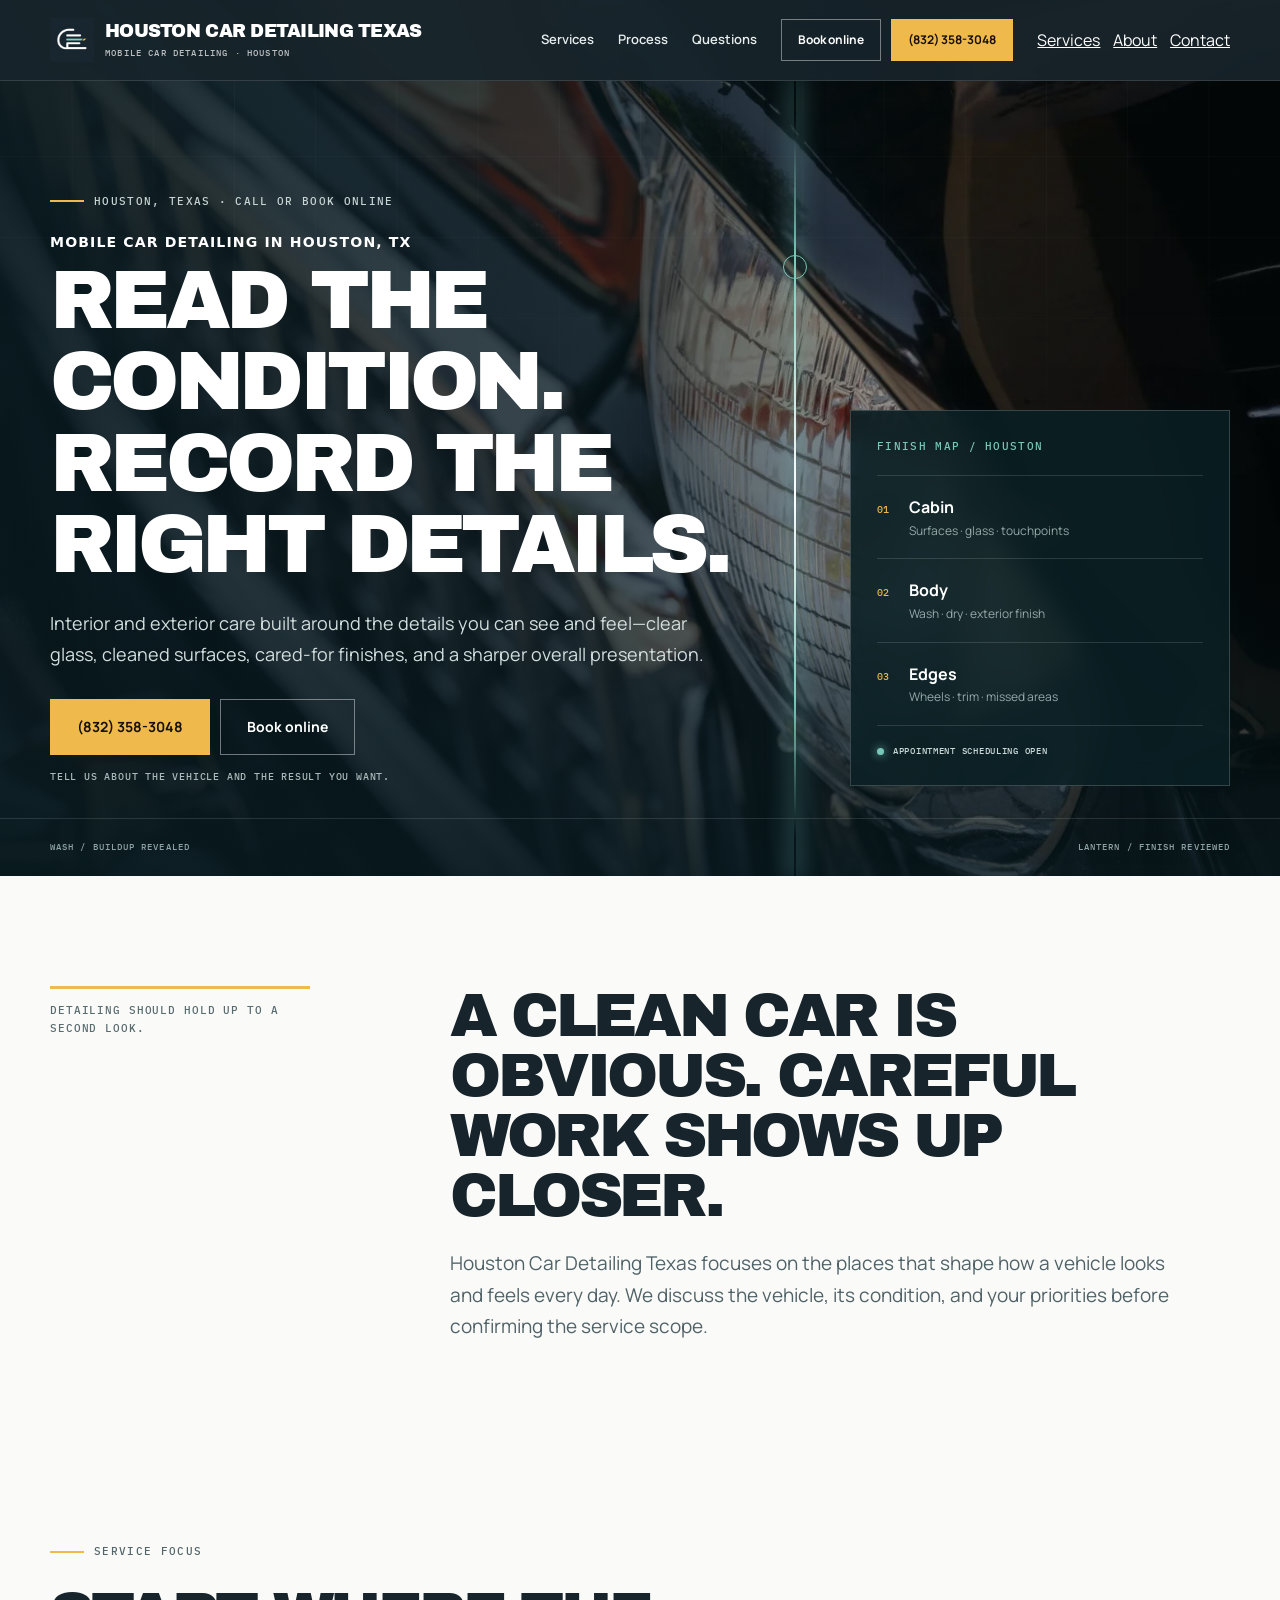
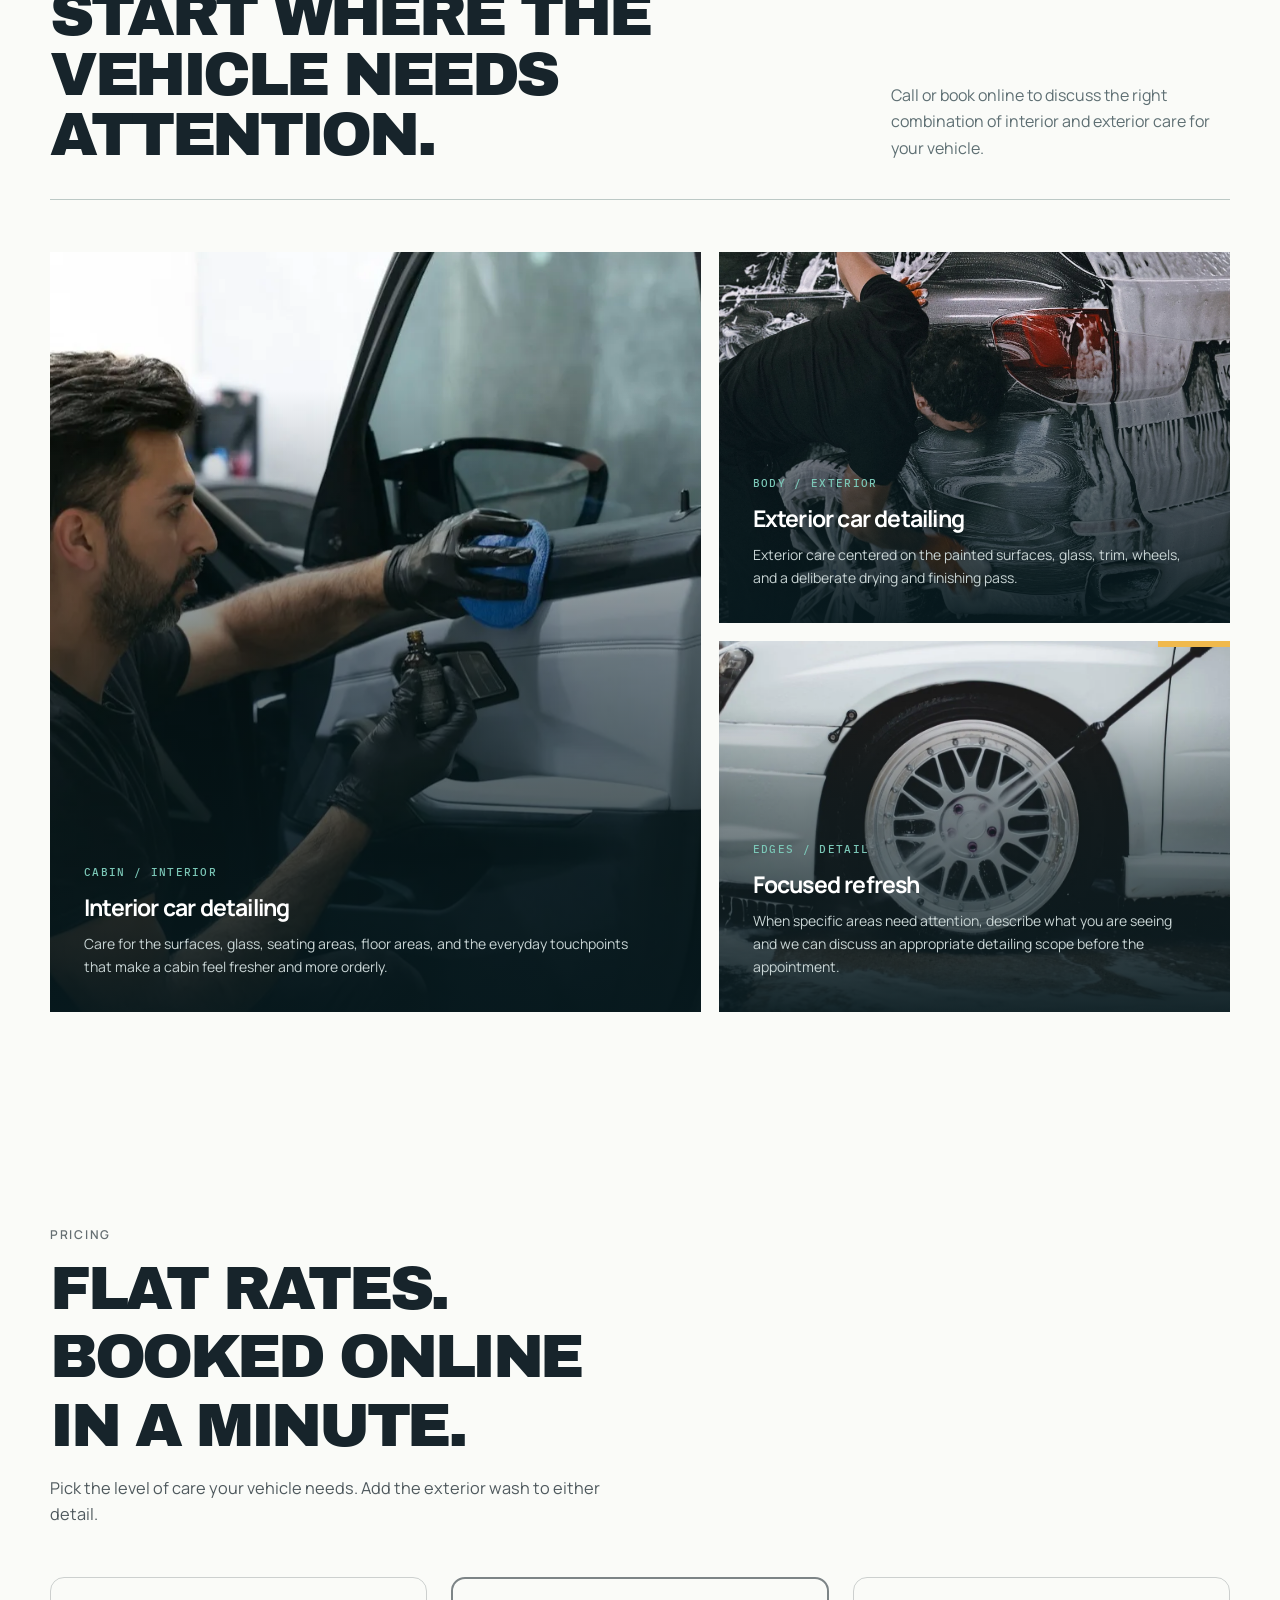
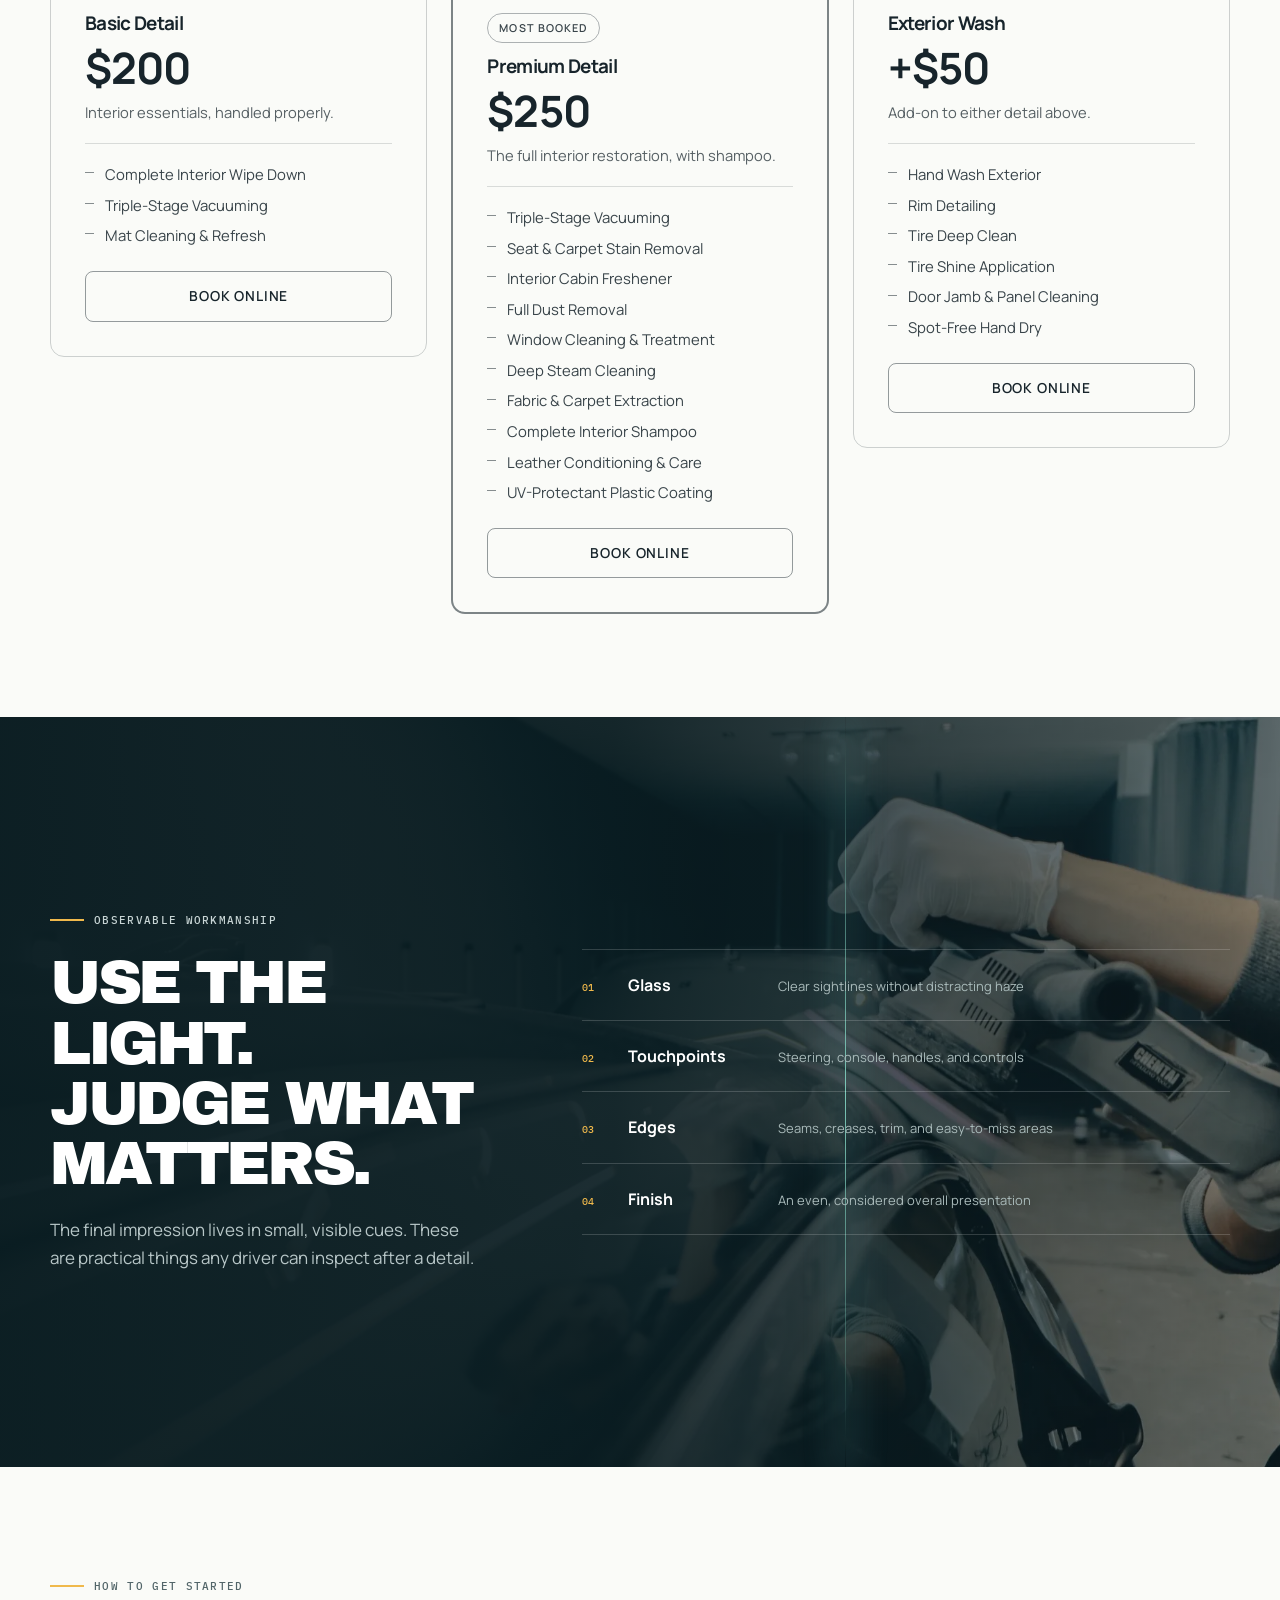
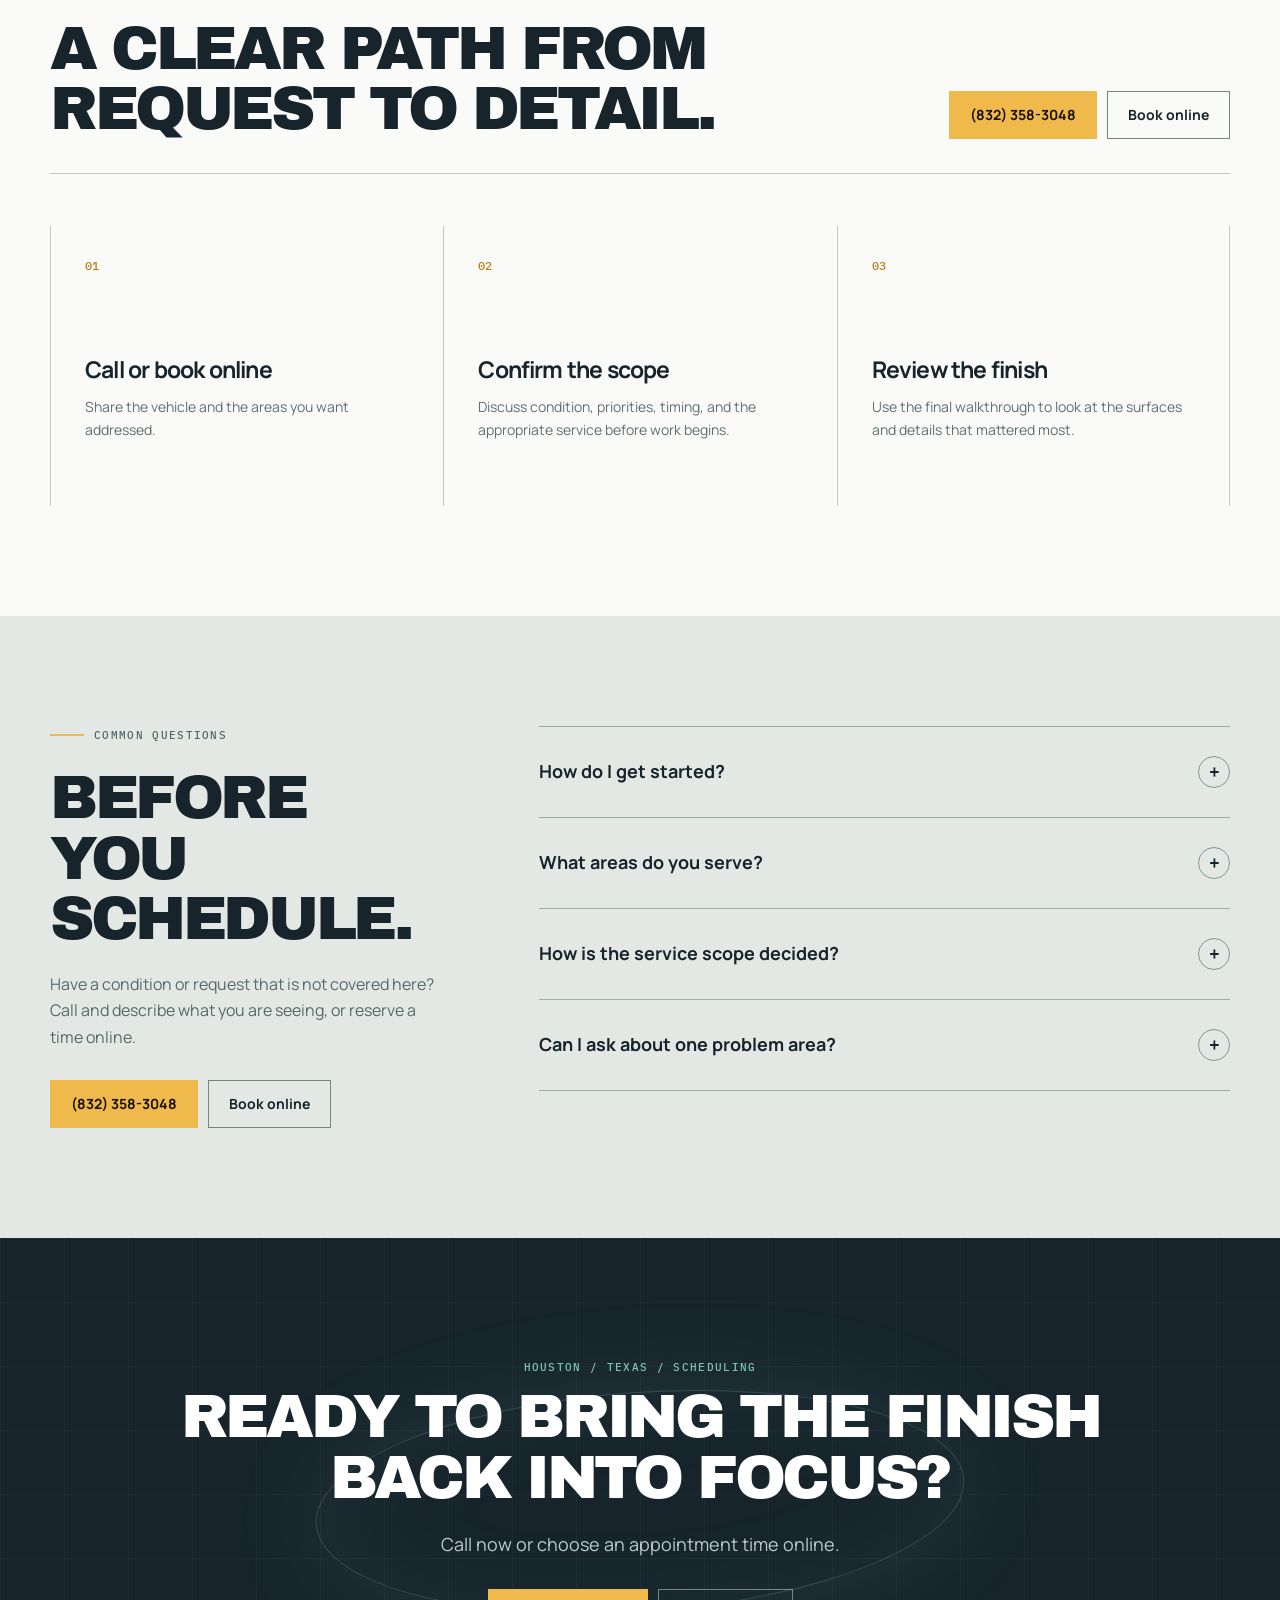
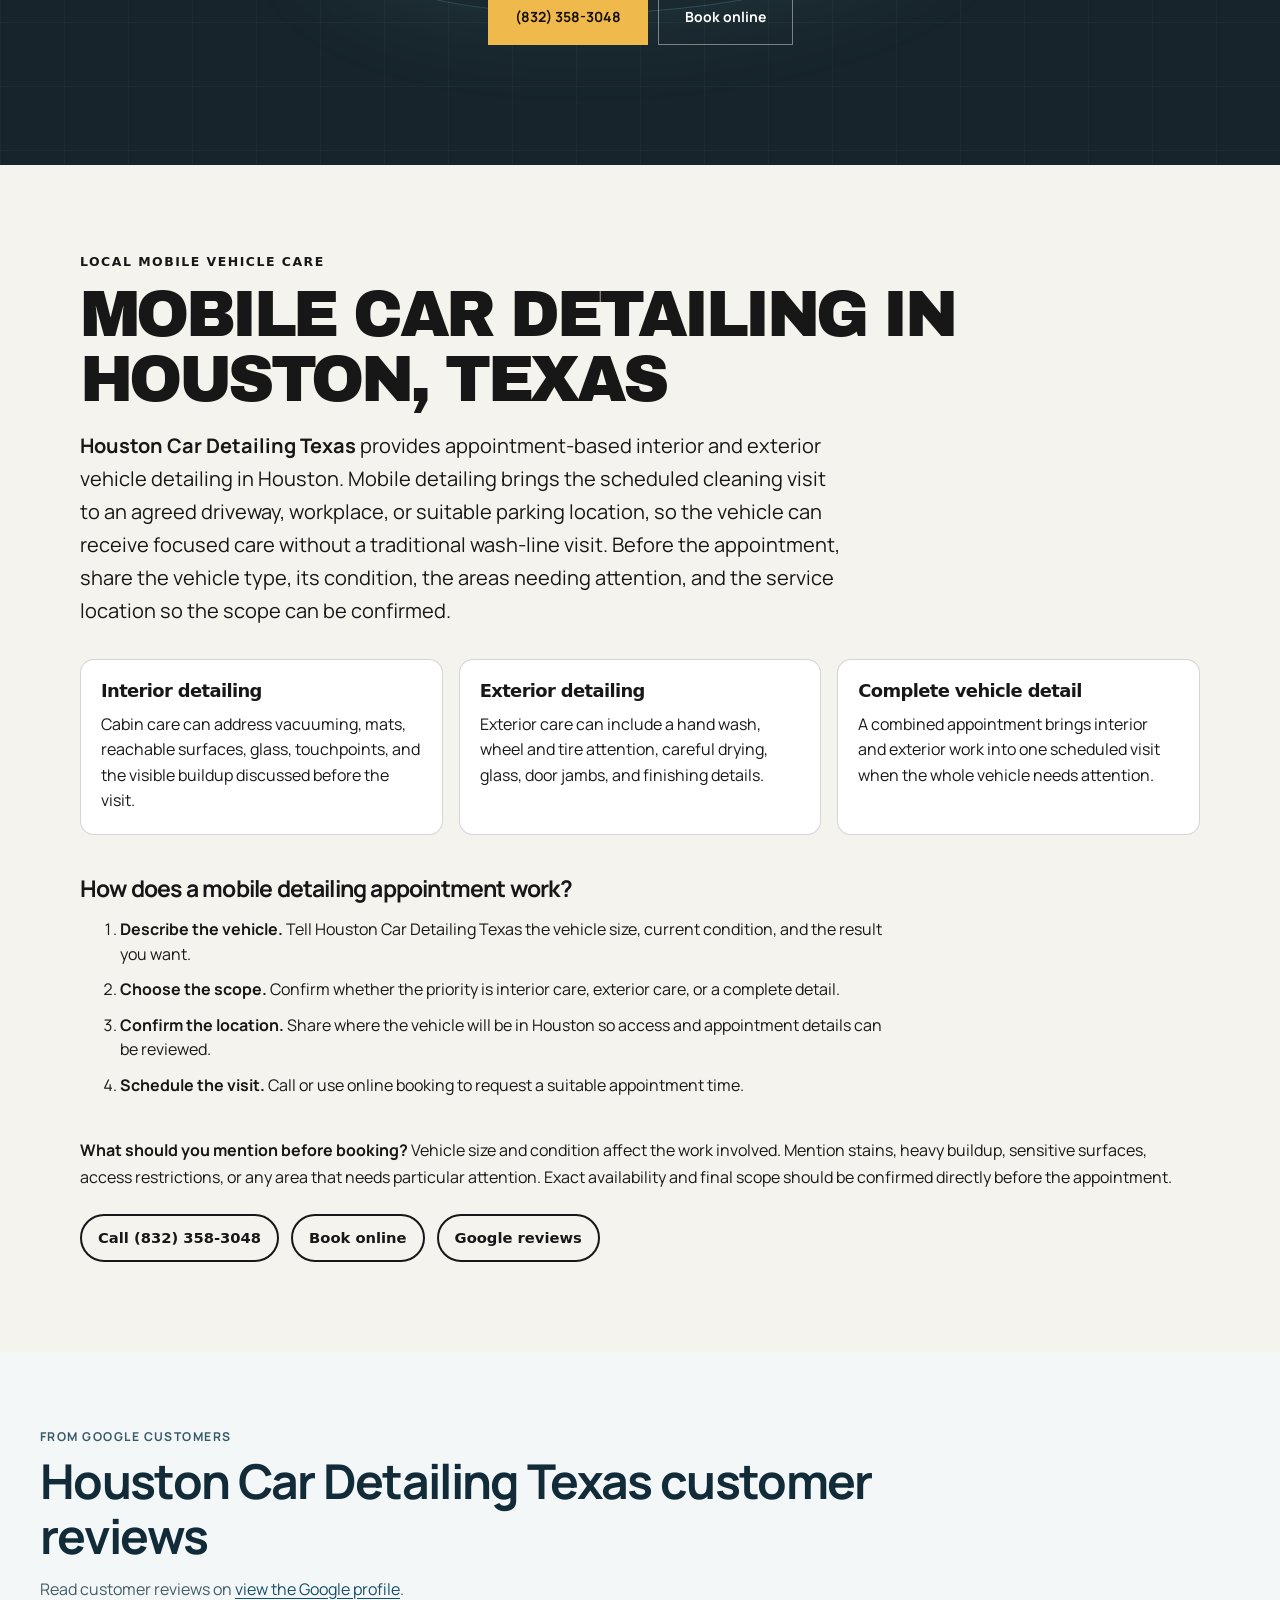
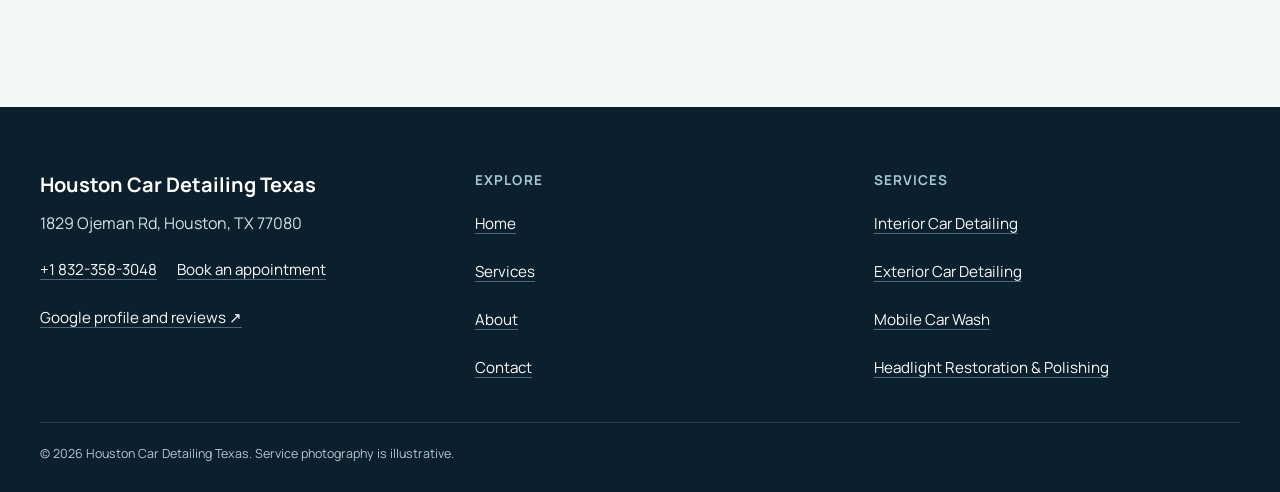
<file: index.html>
<!doctype html>
<html lang="en">
  <head>
    <meta charset="utf-8" />
    <meta name="viewport" content="width=device-width, initial-scale=1" />
    <title>Mobile Car Detailing in Houston, TX | Houston Car Detailing Texas</title>
    <meta name="theme-color" content="#17242b" />
    <link rel="canonical" href="https://houstoncardetailingtexas.shop/" />
    <link rel="icon" href="/favicon.png" type="image/png" />
    <link rel="manifest" href="/site.webmanifest" />
    <link rel="stylesheet" href="/styles.css" />
    <script type="application/ld+json">
{
  "@context": "https://schema.org",
  "@type": "AutomotiveBusiness",
  "name": "Houston Car Detailing Texas",
  "url": "https://houstoncardetailingtexas.shop/",
  "telephone": "+1 832-358-3048",
  "address": {
    "@type": "PostalAddress",
    "streetAddress": "1829 Ojeman Rd",
    "addressLocality": "Houston",
    "addressRegion": "TX",
    "postalCode": "77080",
    "addressCountry": "US"
  },
  "image": "https://houstoncardetailingtexas.shop/assets/photos/hero-chrome-detail.webp",
  "description": "Careful interior and exterior car detailing in Houston, Texas.",
  "areaServed": {
    "@type": "City",
    "name": "Houston",
    "containedInPlace": {
      "@type": "State",
      "name": "Texas"
    }
  },
  "makesOffer": [
    {
      "@type": "Offer",
      "name": "Basic Detail",
      "price": "200",
      "priceCurrency": "USD",
      "availability": "https://schema.org/InStock",
      "itemOffered": {
        "@type": "Service",
        "name": "Basic Detail",
        "description": "Interior essentials: complete interior wipe down, triple-stage vacuuming, and mat cleaning and refresh."
      }
    },
    {
      "@type": "Offer",
      "name": "Premium Detail",
      "price": "250",
      "priceCurrency": "USD",
      "availability": "https://schema.org/InStock",
      "itemOffered": {
        "@type": "Service",
        "name": "Premium Detail",
        "description": "The full interior restoration, including complete interior shampoo, deep steam cleaning, fabric and carpet extraction, and leather conditioning."
      }
    },
    {
      "@type": "Offer",
      "name": "Exterior Wash",
      "price": "50",
      "priceCurrency": "USD",
      "availability": "https://schema.org/InStock",
      "itemOffered": {
        "@type": "Service",
        "name": "Exterior Wash",
        "description": "Add-on exterior wash: hand wash, rim detailing, tire deep clean and shine, door jamb cleaning, and spot-free hand dry."
      }
    }
  ],
  "priceRange": "$200-$250",
  "@id": "https://houstoncardetailingtexas.shop/#business",
  "geo": {
    "@type": "GeoCoordinates",
    "latitude": 29.804815695924,
    "longitude": -95.502478990335
  },
  "sameAs": [
    "https://g.page/r/CZeDXnicsLukEBM/review"
  ],
  "contactPoint": {
    "@type": "ContactPoint",
    "telephone": "+1 832-358-3048",
    "contactType": "customer service",
    "areaServed": "US-TX",
    "availableLanguage": "English"
  }
}
    </script>
<!-- SEO-GEO:START -->
  <meta name="description" content="Mobile car detailing in Houston, TX from Houston Car Detailing Texas, with interior cleaning, exterior hand washing, and complete details. Call or book online.">
  <meta name="robots" content="index, follow, max-image-preview:large, max-snippet:-1, max-video-preview:-1">
  <meta property="og:locale" content="en_US">
  <meta property="og:type" content="website">
  <meta property="og:site_name" content="Houston Car Detailing Texas">
  <meta property="og:title" content="Mobile Car Detailing in Houston, TX | Houston Car Detailing Texas">
  <meta property="og:description" content="Mobile car detailing in Houston, TX from Houston Car Detailing Texas, with interior cleaning, exterior hand washing, and complete details. Call or book online.">
  <meta property="og:url" content="https://houstoncardetailingtexas.shop/">
  <meta property="og:image" content="https://houstoncardetailingtexas.shop/assets/photos/hero-chrome-detail.webp">
  <meta name="twitter:image" content="https://houstoncardetailingtexas.shop/assets/photos/hero-chrome-detail.webp">
  <meta name="twitter:card" content="summary_large_image">
  <meta name="twitter:title" content="Mobile Car Detailing in Houston, TX | Houston Car Detailing Texas">
  <meta name="twitter:description" content="Mobile car detailing in Houston, TX from Houston Car Detailing Texas, with interior cleaning, exterior hand washing, and complete details. Call or book online.">
  <style id="seo-geo-styles">
    .seo-local-intent { display:block; margin:0 0 .55rem; font:700 clamp(.78rem,1.1vw,.95rem)/1.2 system-ui,sans-serif; letter-spacing:.08em; text-transform:uppercase; }
    .seo-geo-section { background:#f5f3ed; color:#171717; padding:clamp(3.5rem,7vw,6.5rem) clamp(1.25rem,5vw,5rem); }
    .seo-geo-inner { width:min(1120px,100%); margin:0 auto; }
    .seo-geo-kicker { margin:0 0 .75rem; font:700 .78rem/1.2 system-ui,sans-serif; letter-spacing:.12em; text-transform:uppercase; }
    .seo-geo-section h2 { max-width:22ch; margin:0 0 1rem; color:inherit; font-size:clamp(2rem,5vw,4rem); line-height:1.02; }
    .seo-geo-answer { max-width:760px; margin:0 0 2rem; font-size:clamp(1.05rem,2vw,1.25rem); line-height:1.65; }
    .seo-geo-grid { display:grid; grid-template-columns:repeat(3,minmax(0,1fr)); gap:1rem; margin:2rem 0; }
    .seo-geo-card { border:1px solid rgba(23,23,23,.18); border-radius:14px; padding:1.25rem; background:#fff; }
    .seo-geo-card h3 { margin:0 0 .6rem; color:inherit; font:700 1.12rem/1.25 system-ui,sans-serif; }
    .seo-geo-card p { margin:0; line-height:1.6; }
    .seo-geo-steps { max-width:820px; margin:2.5rem 0; }
    .seo-geo-steps li { margin:.65rem 0; line-height:1.55; }
    .seo-geo-actions { display:flex; flex-wrap:wrap; gap:.75rem; margin-top:1.5rem; }
    .seo-geo-action { display:inline-flex; align-items:center; min-height:48px; padding:.75rem 1rem; border:2px solid currentColor; border-radius:999px; color:inherit; font:700 .92rem/1 system-ui,sans-serif; text-decoration:none; }
    @media (max-width:760px) { .seo-geo-grid { grid-template-columns:1fr; } }
  </style>
<!-- SEO-GEO:END -->
  <script id="seo-geo-entity-schema" type="application/ld+json">
{
  "@context": "https://schema.org",
  "@graph": [
    {
      "@type": "WebSite",
      "@id": "https://houstoncardetailingtexas.shop/#website",
      "url": "https://houstoncardetailingtexas.shop/",
      "name": "Houston Car Detailing Texas",
      "inLanguage": "en-US",
      "publisher": {
        "@id": "https://houstoncardetailingtexas.shop/#business"
      }
    },
    {
      "@type": "Service",
      "@id": "https://houstoncardetailingtexas.shop/#mobile-car-detailing",
      "name": "Mobile Car Detailing in Houston, Texas",
      "serviceType": "Mobile car detailing",
      "provider": {
        "@id": "https://houstoncardetailingtexas.shop/#business"
      },
      "areaServed": {
        "@type": "City",
        "name": "Houston",
        "containedInPlace": {
          "@type": "State",
          "name": "Texas"
        }
      },
      "url": "https://houstoncardetailingtexas.shop/#services"
    }
  ]
}
  </script>
<style id="SEO-NEXT-NAV-CSS">.seo-next-nav{display:flex;gap:.8rem;flex-wrap:wrap}.seo-next-footer-nav{padding:1rem}.seo-next-footer-nav a{color:inherit}</style><link rel="stylesheet" href="/portfolio-components.css">
</head>
  <body>
    <a class="skip-link" href="#main">Skip to content</a>

    <header class="site-header" data-header>
      <div class="header-inner">
        <a class="brand" href="#top" aria-label="Houston Car Detailing Texas home">
          <img src="/assets/logo.png" alt="" width="44" height="44" />
          <span class="brand-name">Houston Car Detailing Texas</span>
          <span class="brand-place">Mobile Car Detailing · Houston</span>
        </a>

        <button
          class="menu-toggle"
          type="button"
          aria-expanded="false"
          aria-controls="site-nav"
        >
          <span class="menu-toggle-label">Menu</span>
          <span class="menu-toggle-lines" aria-hidden="true"></span>
        </button>

        <nav class="site-nav" id="site-nav" aria-label="Primary navigation">
          <a href="#services">Services</a>
          <a href="#process">Process</a>
          <a href="#questions">Questions</a>
          <div class="nav-actions">
            <a
              class="button button-secondary button-small"
              href="/scheduling"
              target="_blank"
              rel="noopener"
            >Book online</a>
            <a class="button button-call button-small" href="tel:+18323583048">
              (832) 358-3048
            </a>
          </div>
        <!-- SEO-NEXT-NAV:START --><div class="seo-next-nav" aria-label="Expanded site pages"><a href="/services/">Services</a><a href="/about/">About</a><a href="/contact/">Contact</a></div><!-- SEO-NEXT-NAV:END --></nav>
      </div>
    </header>

    <main id="main">
      <section class="hero" id="top" aria-labelledby="hero-title">
        <div class="hero-image" aria-hidden="true"></div>
        <div class="hero-scan" aria-hidden="true">
          <span class="scan-line"></span>
        </div>
        <div class="hero-grid container">
          <div class="hero-copy">
            <p class="eyebrow"><span></span> Houston, Texas · Call or book online</p>
            <h1 id="hero-title"><span class="seo-local-intent" data-seo-local-intent>Mobile Car Detailing in Houston, TX</span>Read the condition. Record the right details.</h1>
            <p class="hero-lede">
              Interior and exterior care built around the details you can see and feel—clear
              glass, cleaned surfaces, cared-for finishes, and a sharper overall presentation.
            </p>
            <div class="cta-row">
              <a class="button button-call button-large" href="tel:+18323583048">
                (832) 358-3048
              </a>
              <a
                class="button button-ghost button-large"
                href="/scheduling"
                target="_blank"
                rel="noopener"
              >Book online</a>
            </div>
            <p class="cta-note">Tell us about the vehicle and the result you want.</p>
          </div>

          <aside class="finish-card" aria-label="Detail focus">
            <p class="mono-label">Finish map / Houston</p>
            <div class="finish-row">
              <span>01</span>
              <strong>Cabin</strong>
              <em>Surfaces · glass · touchpoints</em>
            </div>
            <div class="finish-row">
              <span>02</span>
              <strong>Body</strong>
              <em>Wash · dry · exterior finish</em>
            </div>
            <div class="finish-row">
              <span>03</span>
              <strong>Edges</strong>
              <em>Wheels · trim · missed areas</em>
            </div>
            <div class="finish-status">
              <span class="status-dot"></span>
              Appointment scheduling open
            </div>
          </aside>
        </div>
        <div class="hero-bottom" aria-hidden="true">
          <span>Wash / buildup revealed</span>
          <span>Lantern / finish reviewed</span>
        </div>
      </section>

      <section class="intro section-light" aria-labelledby="intro-title">
        <div class="container intro-grid">
          <p class="section-index">Detailing should hold up to a second look.</p>
          <div>
            <h2 id="intro-title">A clean car is obvious. Careful work shows up closer.</h2>
            <p class="section-lede">
              Houston Car Detailing Texas focuses on the places that shape how a vehicle
              looks and feels every day. We discuss the vehicle, its condition, and your priorities
              before confirming the service scope.
            </p>
          </div>
        </div>
      </section>

      <section class="services section-light" id="services" aria-labelledby="services-title">
        <div class="container">
          <div class="section-heading">
            <div>
              <p class="eyebrow eyebrow-dark"><span></span> Service focus</p>
              <h2 id="services-title">Start where the vehicle needs attention.</h2>
            </div>
            <p>
              Call or book online to discuss the right combination of interior and exterior care
              for your vehicle.
            </p>
          </div>

          <div class="service-grid">
            <article class="service-card service-card-wide">
              <img
                src="/assets/photos/interior-care.webp"
                alt="Careful cleaning inside a vehicle"
                width="1600"
                height="900"
                loading="lazy"
              />
              <div class="service-copy">
                <p class="mono-label">Cabin / Interior</p>
                <h3>Interior car detailing</h3>
                <p>
                  Care for the surfaces, glass, seating areas, floor areas, and the everyday
                  touchpoints that make a cabin feel fresher and more orderly.
                </p>
              </div>
            </article>

            <article class="service-card">
              <img
                src="/assets/photos/hand-wash.webp"
                alt="A hand washing the exterior of a vehicle"
                width="1800"
                height="2250"
                loading="lazy"
              />
              <div class="service-copy">
                <p class="mono-label">Body / Exterior</p>
                <h3>Exterior car detailing</h3>
                <p>
                  Exterior care centered on the painted surfaces, glass, trim, wheels, and a
                  deliberate drying and finishing pass.
                </p>
              </div>
            </article>

            <article class="service-card service-card-accent">
              <img
                src="/assets/photos/wheel-rinse.webp"
                alt="Water rinsing a vehicle wheel"
                width="1600"
                height="900"
                loading="lazy"
              />
              <div class="service-copy">
                <p class="mono-label">Edges / Detail</p>
                <h3>Focused refresh</h3>
                <p>
                  When specific areas need attention, describe what you are seeing and we can
                  discuss an appropriate detailing scope before the appointment.
                </p>
              </div>
            </article>
          </div>
        </div>
      </section>

    <section class="rates" id="pricing" aria-labelledby="pricing-title">
      <div class="rates-shell">
        <div class="rates-head">
          <p class="rates-eyebrow">Pricing</p>
          <h2 id="pricing-title">Flat rates. Booked online in a minute.</h2>
          <p class="rates-intro">Pick the level of care your vehicle needs. Add the exterior wash to either detail.</p>
        </div>

        <div class="rate-grid">
          <article class="rate-card">
            <h3>Basic Detail</h3>
            <p class="rate-figure">$200</p>
            <p class="rate-note">Interior essentials, handled properly.</p>
            <ul class="rate-list">
              <li>Complete Interior Wipe Down</li>
              <li>Triple-Stage Vacuuming</li>
              <li>Mat Cleaning &amp; Refresh</li>
            </ul>
            <a class="rate-cta" href="/scheduling" target="_blank" rel="noopener">Book Online</a>
          </article>
          <article class="rate-card rate-card-featured">
            <span class="rate-badge">Most booked</span>
            <h3>Premium Detail</h3>
            <p class="rate-figure">$250</p>
            <p class="rate-note">The full interior restoration, with shampoo.</p>
            <ul class="rate-list">
              <li>Triple-Stage Vacuuming</li>
              <li>Seat &amp; Carpet Stain Removal</li>
              <li>Interior Cabin Freshener</li>
              <li>Full Dust Removal</li>
              <li>Window Cleaning &amp; Treatment</li>
              <li>Deep Steam Cleaning</li>
              <li>Fabric &amp; Carpet Extraction</li>
              <li>Complete Interior Shampoo</li>
              <li>Leather Conditioning &amp; Care</li>
              <li>UV-Protectant Plastic Coating</li>
            </ul>
            <a class="rate-cta" href="/scheduling" target="_blank" rel="noopener">Book Online</a>
          </article>
          <article class="rate-card">
            <h3>Exterior Wash</h3>
            <p class="rate-figure">+$50</p>
            <p class="rate-note">Add-on to either detail above.</p>
            <ul class="rate-list">
              <li>Hand Wash Exterior</li>
              <li>Rim Detailing</li>
              <li>Tire Deep Clean</li>
              <li>Tire Shine Application</li>
              <li>Door Jamb &amp; Panel Cleaning</li>
              <li>Spot-Free Hand Dry</li>
            </ul>
            <a class="rate-cta" href="/scheduling" target="_blank" rel="noopener">Book Online</a>
          </article>
        </div>
      </div>
    </section>


      <section class="inspection" aria-labelledby="inspection-title">
        <div class="inspection-photo" aria-hidden="true"></div>
        <div class="container inspection-grid">
          <div class="inspection-copy">
            <p class="eyebrow"><span></span> Observable workmanship</p>
            <h2 id="inspection-title">Use the light. Judge what matters.</h2>
            <p>
              The final impression lives in small, visible cues. These are practical things any
              driver can inspect after a detail.
            </p>
          </div>
          <ul class="inspection-list">
            <li><span>01</span><strong>Glass</strong><em>Clear sightlines without distracting haze</em></li>
            <li><span>02</span><strong>Touchpoints</strong><em>Steering, console, handles, and controls</em></li>
            <li><span>03</span><strong>Edges</strong><em>Seams, creases, trim, and easy-to-miss areas</em></li>
            <li><span>04</span><strong>Finish</strong><em>An even, considered overall presentation</em></li>
          </ul>
        </div>
      </section>

      <section class="process section-light" id="process" aria-labelledby="process-title">
        <div class="container">
          <div class="section-heading process-heading">
            <div>
              <p class="eyebrow eyebrow-dark"><span></span> How to get started</p>
              <h2 id="process-title">A clear path from request to detail.</h2>
            </div>
            <div class="cta-row cta-row-dark">
              <a class="button button-call" href="tel:+18323583048">(832) 358-3048</a>
              <a
                class="button button-outline"
                href="/scheduling"
                target="_blank"
                rel="noopener"
              >Book online</a>
            </div>
          </div>

          <ol class="process-list">
            <li>
              <span class="process-number">01</span>
              <div>
                <h3>Call or book online</h3>
                <p>Share the vehicle and the areas you want addressed.</p>
              </div>
            </li>
            <li>
              <span class="process-number">02</span>
              <div>
                <h3>Confirm the scope</h3>
                <p>Discuss condition, priorities, timing, and the appropriate service before work begins.</p>
              </div>
            </li>
            <li>
              <span class="process-number">03</span>
              <div>
                <h3>Review the finish</h3>
                <p>Use the final walkthrough to look at the surfaces and details that mattered most.</p>
              </div>
            </li>
          </ol>
        </div>
      </section>

      <section class="questions section-steel" id="questions" aria-labelledby="questions-title">
        <div class="container questions-grid">
          <div class="questions-intro">
            <p class="eyebrow eyebrow-dark"><span></span> Common questions</p>
            <h2 id="questions-title">Before you schedule.</h2>
            <p>
              Have a condition or request that is not covered here? Call and describe what you are
              seeing, or reserve a time online.
            </p>
            <div class="cta-row cta-row-dark">
              <a class="button button-call" href="tel:+18323583048">(832) 358-3048</a>
              <a
                class="button button-outline"
                href="/scheduling"
                target="_blank"
                rel="noopener"
              >Book online</a>
            </div>
          </div>

          <div class="faq-list">
            <details>
              <summary>How do I get started?<span aria-hidden="true">+</span></summary>
              <p>
                Call (832) 358-3048 or book online. Share your vehicle, its condition, and what you
                want the detail to improve.
              </p>
            </details>
            <details>
              <summary>What areas do you serve?<span aria-hidden="true">+</span></summary>
              <p>
                We schedule car detailing for drivers in Houston, Texas. Call or book online to
                confirm availability for your location.
              </p>
            </details>
            <details>
              <summary>How is the service scope decided?<span aria-hidden="true">+</span></summary>
              <p>
                Vehicle size, current condition, and your priorities all matter. We discuss those
                details before confirming what the appointment should include.
              </p>
            </details>
            <details>
              <summary>Can I ask about one problem area?<span aria-hidden="true">+</span></summary>
              <p>
                Yes. Describe the area when you call or add the context while booking online so it
                can be discussed before the appointment.
              </p>
            </details>
          </div>
        </div>
      </section>

      <section class="final-cta" id="contact" aria-labelledby="final-title">
        <div class="final-cta-glow" aria-hidden="true"></div>
        <div class="container final-cta-inner">
          <p class="mono-label">Houston / Texas / Scheduling</p>
          <h2 id="final-title">Ready to bring the finish back into focus?</h2>
          <p>Call now or choose an appointment time online.</p>
          <div class="cta-row cta-row-center">
            <a class="button button-call button-large" href="tel:+18323583048">
              (832) 358-3048
            </a>
            <a
              class="button button-ghost button-large"
              href="/scheduling"
              target="_blank"
              rel="noopener"
            >Book online</a>
          </div>
        </div>
      </section>
    <!-- SEO-GEO-LOCAL:START -->
    <section class="seo-geo-section" id="local-detailing" aria-labelledby="local-detailing-title">
      <div class="seo-geo-inner">
        <p class="seo-geo-kicker">Local mobile vehicle care</p>
        <h2 id="local-detailing-title">Mobile car detailing in Houston, Texas</h2>
        <p class="seo-geo-answer"><strong>Houston Car Detailing Texas</strong> provides appointment-based interior and exterior vehicle detailing in Houston. Mobile detailing brings the scheduled cleaning visit to an agreed driveway, workplace, or suitable parking location, so the vehicle can receive focused care without a traditional wash-line visit. Before the appointment, share the vehicle type, its condition, the areas needing attention, and the service location so the scope can be confirmed.</p>

        <div class="seo-geo-grid" aria-label="Available detailing options">
          <article class="seo-geo-card">
            <h3>Interior detailing</h3>
            <p>Cabin care can address vacuuming, mats, reachable surfaces, glass, touchpoints, and the visible buildup discussed before the visit.</p>
          </article>
          <article class="seo-geo-card">
            <h3>Exterior detailing</h3>
            <p>Exterior care can include a hand wash, wheel and tire attention, careful drying, glass, door jambs, and finishing details.</p>
          </article>
          <article class="seo-geo-card">
            <h3>Complete vehicle detail</h3>
            <p>A combined appointment brings interior and exterior work into one scheduled visit when the whole vehicle needs attention.</p>
          </article>
        </div>

        <div class="seo-geo-steps">
          <h3>How does a mobile detailing appointment work?</h3>
          <ol>
            <li><strong>Describe the vehicle.</strong> Tell Houston Car Detailing Texas the vehicle size, current condition, and the result you want.</li>
            <li><strong>Choose the scope.</strong> Confirm whether the priority is interior care, exterior care, or a complete detail.</li>
            <li><strong>Confirm the location.</strong> Share where the vehicle will be in Houston so access and appointment details can be reviewed.</li>
            <li><strong>Schedule the visit.</strong> Call or use online booking to request a suitable appointment time.</li>
          </ol>
        </div>

        <p><strong>What should you mention before booking?</strong> Vehicle size and condition affect the work involved. Mention stains, heavy buildup, sensitive surfaces, access restrictions, or any area that needs particular attention. Exact availability and final scope should be confirmed directly before the appointment.</p>
        <div class="seo-geo-actions">
          <a class="seo-geo-action" href="tel:+18323583048">Call (832) 358-3048</a>
          <a class="seo-geo-action" href="/scheduling" target="_blank" rel="noopener">Book online</a>
          <a class="seo-geo-action" href="https://g.page/r/CZeDXnicsLukEBM/review" target="_blank" rel="noopener">Google reviews</a>
        </div>
      </div>
    </section>
<!-- SEO-GEO-LOCAL:END -->
  <!-- PORTFOLIO-REVIEWS:START --><section class="portfolio-reviews" aria-labelledby="portfolio-reviews-title"><div class="portfolio-reviews__heading"><div><p class="portfolio-reviews__kicker">From Google customers</p><h2 id="portfolio-reviews-title">Houston Car Detailing Texas customer reviews</h2><p class="portfolio-reviews__intro">Read customer reviews on <a href="https://www.google.com/maps?cid=11870275428945920919" target="_blank" rel="noopener noreferrer">view the Google profile</a>.</p></div></div></section><!-- PORTFOLIO-REVIEWS:END -->
</main>

    <footer class="portfolio-footer"><div class="portfolio-footer__grid"><div><strong class="portfolio-footer__name">Houston Car Detailing Texas</strong><address>1829 Ojeman Rd, Houston, TX 77080</address><div class="portfolio-footer__contact"><a href="tel:+18323583048">+1 832-358-3048</a><a href="/scheduling">Book an appointment</a></div><a href="https://www.google.com/maps?cid=11870275428945920919" target="_blank" rel="noopener noreferrer">Google profile and reviews ↗</a></div><div><h2>Explore</h2><nav aria-label="Footer navigation"><a href="/">Home</a><a href="/services/">Services</a><a href="/about/">About</a><a href="/contact/">Contact</a></nav></div><div><h2>Services</h2><nav aria-label="Service pages"><a href="/services/interior-car-detailing/">Interior Car Detailing</a><a href="/services/exterior-car-detailing/">Exterior Car Detailing</a><a href="/services/mobile-car-wash/">Mobile Car Wash</a><a href="/services/headlight-restoration/">Headlight Restoration &amp; Polishing</a></nav></div></div><p class="portfolio-footer__bottom">© <span id="year">2026</span> Houston Car Detailing Texas. Service photography is illustrative.</p></footer>

    <div class="mobile-sticky" aria-label="Contact options">
      <a class="mobile-call" href="tel:+18323583048">(832) 358-3048</a>
      <a
        class="mobile-book"
        href="/scheduling"
        target="_blank"
        rel="noopener"
      >Book online</a>
    </div>

    <script src="/script.js" defer></script>
  <script src="/portfolio-components.js" defer></script>
</body>
</html>
</file>
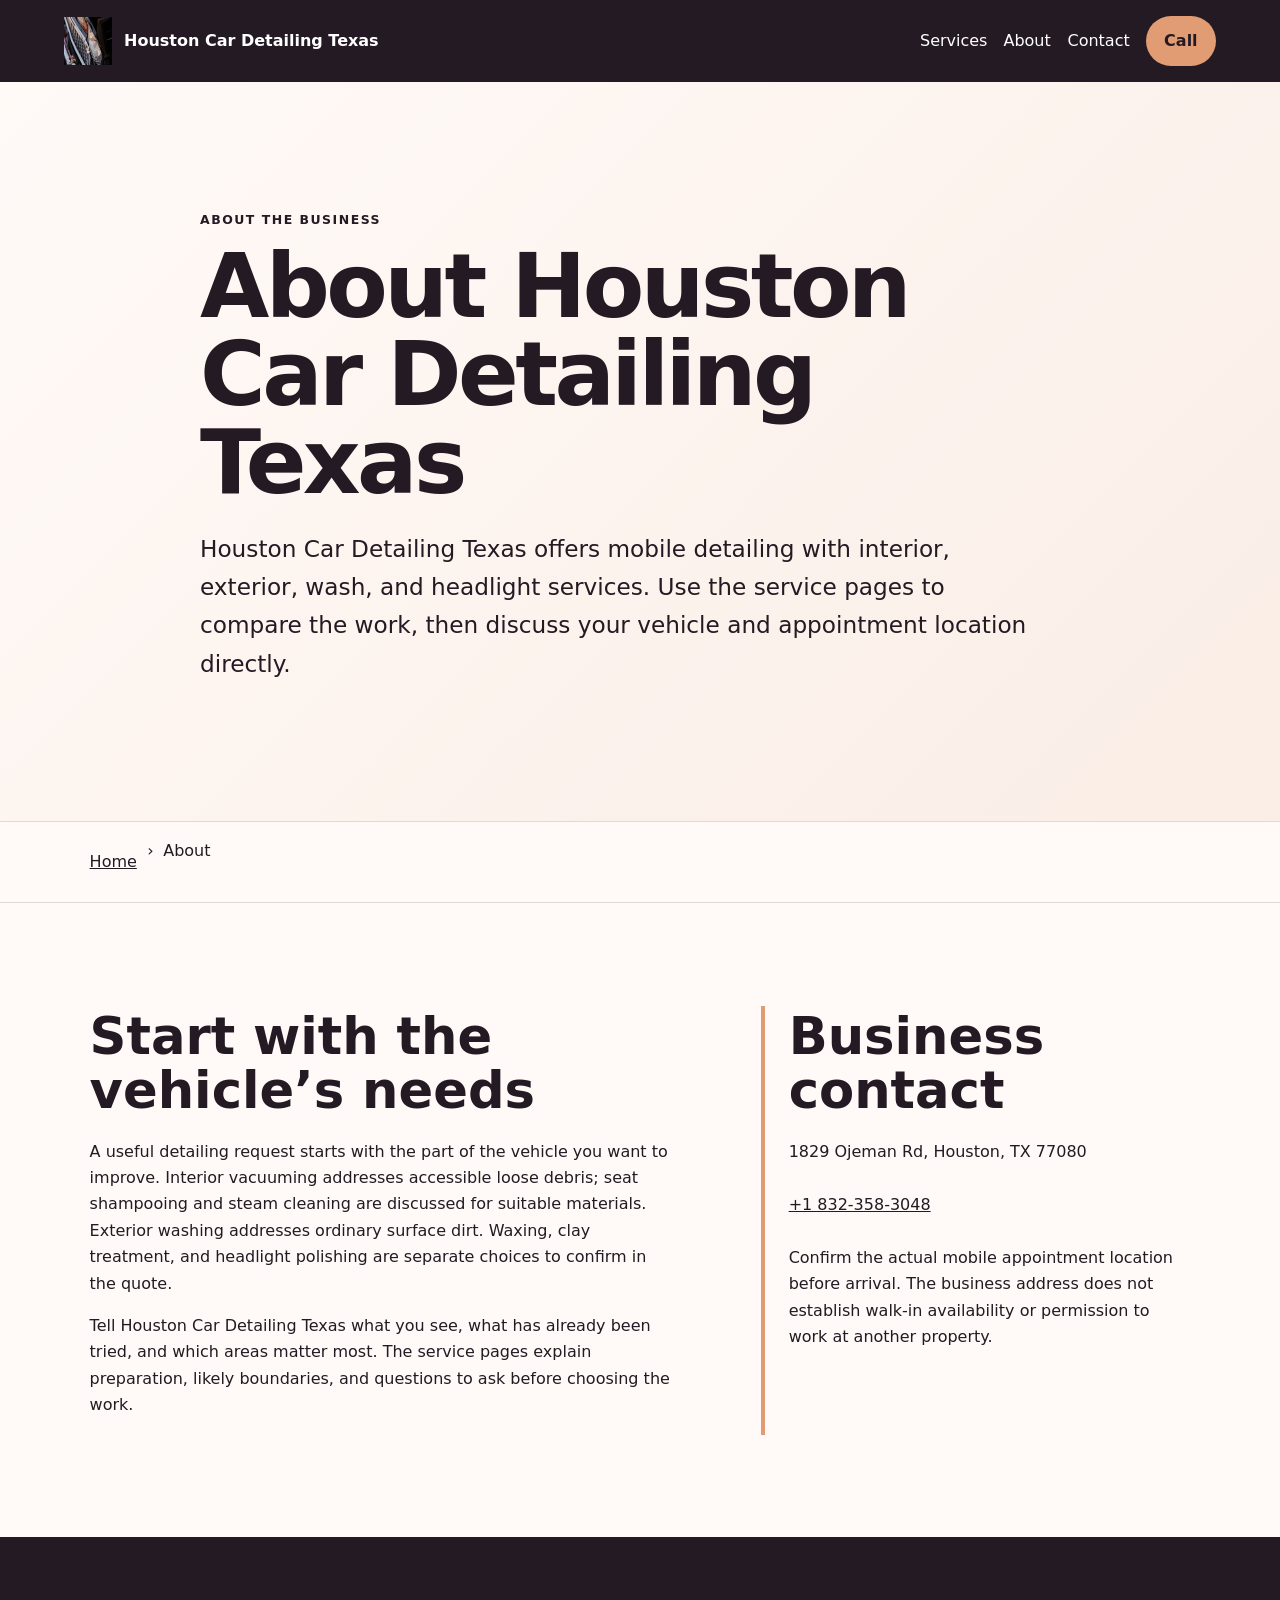
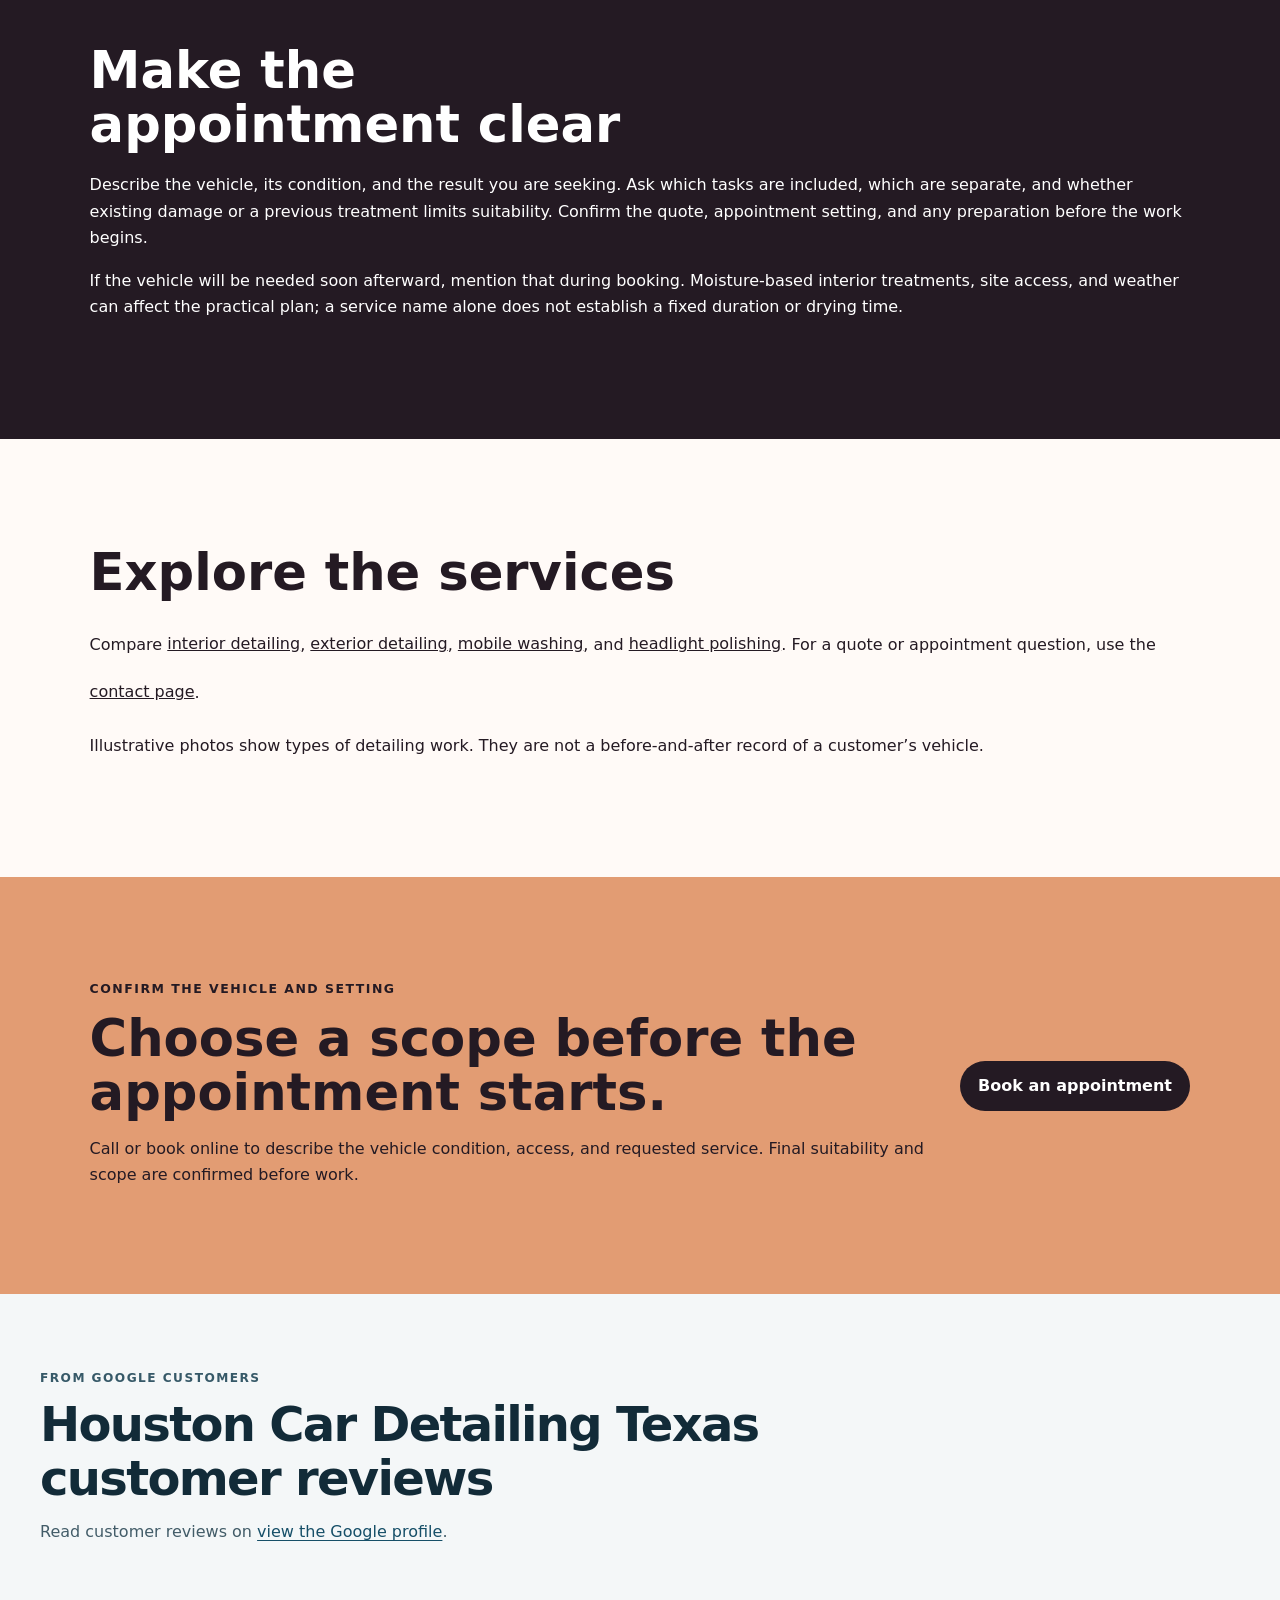
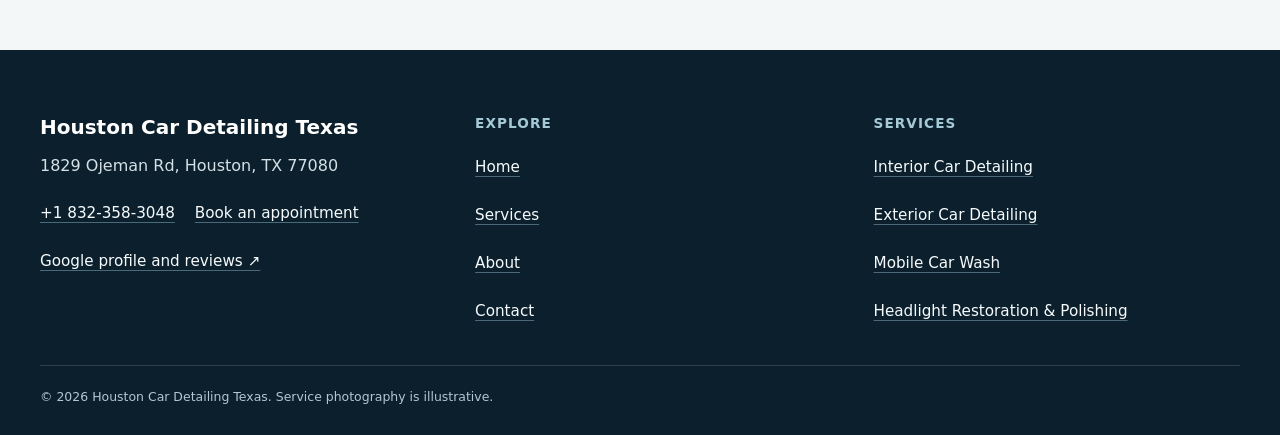
<file: about/index.html>
<!doctype html>
<html lang="en"><head>
  <meta charset="utf-8"><meta name="viewport" content="width=device-width,initial-scale=1">
  <title>About Houston Car Detailing Texas | Houston, TX</title>
  <meta name="description" content="Verified identity, evidence boundaries, and appointment-planning approach for Houston Car Detailing Texas in Houston, TX.">
  <meta name="robots" content="index, follow, max-image-preview:large, max-snippet:-1">
  <link rel="canonical" href="https://houstoncardetailingtexas.shop/about/">
  <meta property="og:type" content="website"><meta property="og:title" content="About Houston Car Detailing Texas | Houston, TX">
  <meta property="og:description" content="Verified identity, evidence boundaries, and appointment-planning approach for Houston Car Detailing Texas in Houston, TX."><meta property="og:url" content="https://houstoncardetailingtexas.shop/about/">
  <meta property="og:image" content="https://houstoncardetailingtexas.shop/assets/photos/hero-chrome-detail.webp"><meta name="twitter:card" content="summary_large_image">
  <link rel="icon" href="/assets/photos/hero-chrome-detail.webp"><link rel="stylesheet" href="/seo-pages.css"><script type="application/ld+json">{
  "@context": "https://schema.org",
  "@graph": [
    {
      "@type": "BreadcrumbList",
      "@id": "https://houstoncardetailingtexas.shop/about/#breadcrumb",
      "itemListElement": [
        {
          "@type": "ListItem",
          "position": 1,
          "name": "Home",
          "item": "https://houstoncardetailingtexas.shop/"
        },
        {
          "@type": "ListItem",
          "position": 2,
          "name": "About Houston Car Detailing Texas | Houston, TX",
          "item": "https://houstoncardetailingtexas.shop/about/"
        }
      ]
    },
    {
      "@type": "WebPage",
      "@id": "https://houstoncardetailingtexas.shop/about/#webpage",
      "url": "https://houstoncardetailingtexas.shop/about/",
      "name": "About Houston Car Detailing Texas | Houston, TX",
      "description": "Verified identity, evidence boundaries, and appointment-planning approach for Houston Car Detailing Texas in Houston, TX.",
      "breadcrumb": {
        "@id": "https://houstoncardetailingtexas.shop/about/#breadcrumb"
      },
      "isPartOf": {
        "@id": "https://houstoncardetailingtexas.shop/#website"
      },
      "about": {
        "@id": "https://houstoncardetailingtexas.shop/#business"
      }
    },
    {
      "@type": "ImageObject",
      "@id": "https://houstoncardetailingtexas.shop/about/#primaryimage",
      "contentUrl": "https://houstoncardetailingtexas.shop/assets/photos/hero-chrome-detail.webp",
      "caption": "Illustrative detailing artwork for Houston Car Detailing Texas",
      "representativeOfPage": true
    }
  ]
}</script>
<link rel="stylesheet" href="/portfolio-components.css">
</head><body style="--pilot-accent:#e29c73;--pilot-dark:#241a23;--pilot-paper:#fffaf7">
<a class="skip-link" href="#content">Skip to content</a>
<header class="pilot-header"><a class="pilot-brand" href="/"><img src="/assets/photos/hero-chrome-detail.webp" width="48" height="48" alt=""><span>Houston Car Detailing Texas</span></a>
<nav aria-label="Primary navigation"><a href="/services/">Services</a><a href="/about/">About</a><a href="/contact/">Contact</a><a class="pilot-call" href="tel:+18323583048">Call</a></nav></header>
<main id="content"><section class="pilot-hero text-only"><div><p class="eyebrow">About the business</p><h1>About Houston Car Detailing Texas</h1><p class="pilot-answer">Houston Car Detailing Texas offers mobile detailing with interior, exterior, wash, and headlight services. Use the service pages to compare the work, then discuss your vehicle and appointment location directly.</p></div></section><nav class="breadcrumbs" aria-label="Breadcrumb"><a href="/">Home</a><span>›</span><span>About</span></nav>
<section class="pilot-section pilot-grid"><div><h2>Start with the vehicle’s needs</h2><p>A useful detailing request starts with the part of the vehicle you want to improve. Interior vacuuming addresses accessible loose debris; seat shampooing and steam cleaning are discussed for suitable materials. Exterior washing addresses ordinary surface dirt. Waxing, clay treatment, and headlight polishing are separate choices to confirm in the quote.</p><p>Tell Houston Car Detailing Texas what you see, what has already been tried, and which areas matter most. The service pages explain preparation, likely boundaries, and questions to ask before choosing the work.</p></div><aside><h2>Business contact</h2><p>1829 Ojeman Rd, Houston, TX 77080</p><p><a href="tel:+18323583048">+1 832-358-3048</a></p><p>Confirm the actual mobile appointment location before arrival. The business address does not establish walk-in availability or permission to work at another property.</p></aside></section>
<section class="pilot-section tone"><h2>Make the appointment clear</h2><p>Describe the vehicle, its condition, and the result you are seeking. Ask which tasks are included, which are separate, and whether existing damage or a previous treatment limits suitability. Confirm the quote, appointment setting, and any preparation before the work begins.</p><p>If the vehicle will be needed soon afterward, mention that during booking. Moisture-based interior treatments, site access, and weather can affect the practical plan; a service name alone does not establish a fixed duration or drying time.</p></section>
<section class="pilot-section"><h2>Explore the services</h2><p>Compare <a href="/services/interior-car-detailing/">interior detailing</a>, <a href="/services/exterior-car-detailing/">exterior detailing</a>, <a href="/services/mobile-car-wash/">mobile washing</a>, and <a href="/services/headlight-restoration/">headlight polishing</a>. For a quote or appointment question, use the <a href="/contact/">contact page</a>.</p><p>Illustrative photos show types of detailing work. They are not a before-and-after record of a customer’s vehicle.</p></section>
<section class="pilot-cta"><div><p class="eyebrow">Confirm the vehicle and setting</p><h2>Choose a scope before the appointment starts.</h2><p>Call or book online to describe the vehicle condition, access, and requested service. Final suitability and scope are confirmed before work.</p></div><a class="pilot-button" href="/scheduling">Book an appointment</a></section>
<!-- PORTFOLIO-REVIEWS:START --><section class="portfolio-reviews" aria-labelledby="portfolio-reviews-title"><div class="portfolio-reviews__heading"><div><p class="portfolio-reviews__kicker">From Google customers</p><h2 id="portfolio-reviews-title">Houston Car Detailing Texas customer reviews</h2><p class="portfolio-reviews__intro">Read customer reviews on <a href="https://www.google.com/maps?cid=11870275428945920919" target="_blank" rel="noopener noreferrer">view the Google profile</a>.</p></div></div></section><!-- PORTFOLIO-REVIEWS:END -->
</main><footer class="portfolio-footer"><div class="portfolio-footer__grid"><div><strong class="portfolio-footer__name">Houston Car Detailing Texas</strong><address>1829 Ojeman Rd, Houston, TX 77080</address><div class="portfolio-footer__contact"><a href="tel:+18323583048">+1 832-358-3048</a><a href="/scheduling">Book an appointment</a></div><a href="https://www.google.com/maps?cid=11870275428945920919" target="_blank" rel="noopener noreferrer">Google profile and reviews ↗</a></div><div><h2>Explore</h2><nav aria-label="Footer navigation"><a href="/">Home</a><a href="/services/">Services</a><a href="/about/">About</a><a href="/contact/">Contact</a></nav></div><div><h2>Services</h2><nav aria-label="Service pages"><a href="/services/interior-car-detailing/">Interior Car Detailing</a><a href="/services/exterior-car-detailing/">Exterior Car Detailing</a><a href="/services/mobile-car-wash/">Mobile Car Wash</a><a href="/services/headlight-restoration/">Headlight Restoration &amp; Polishing</a></nav></div></div><p class="portfolio-footer__bottom">© <span id="year">2026</span> Houston Car Detailing Texas. Service photography is illustrative.</p></footer>
<script src="/portfolio-components.js" defer></script>
</body></html>
</file>
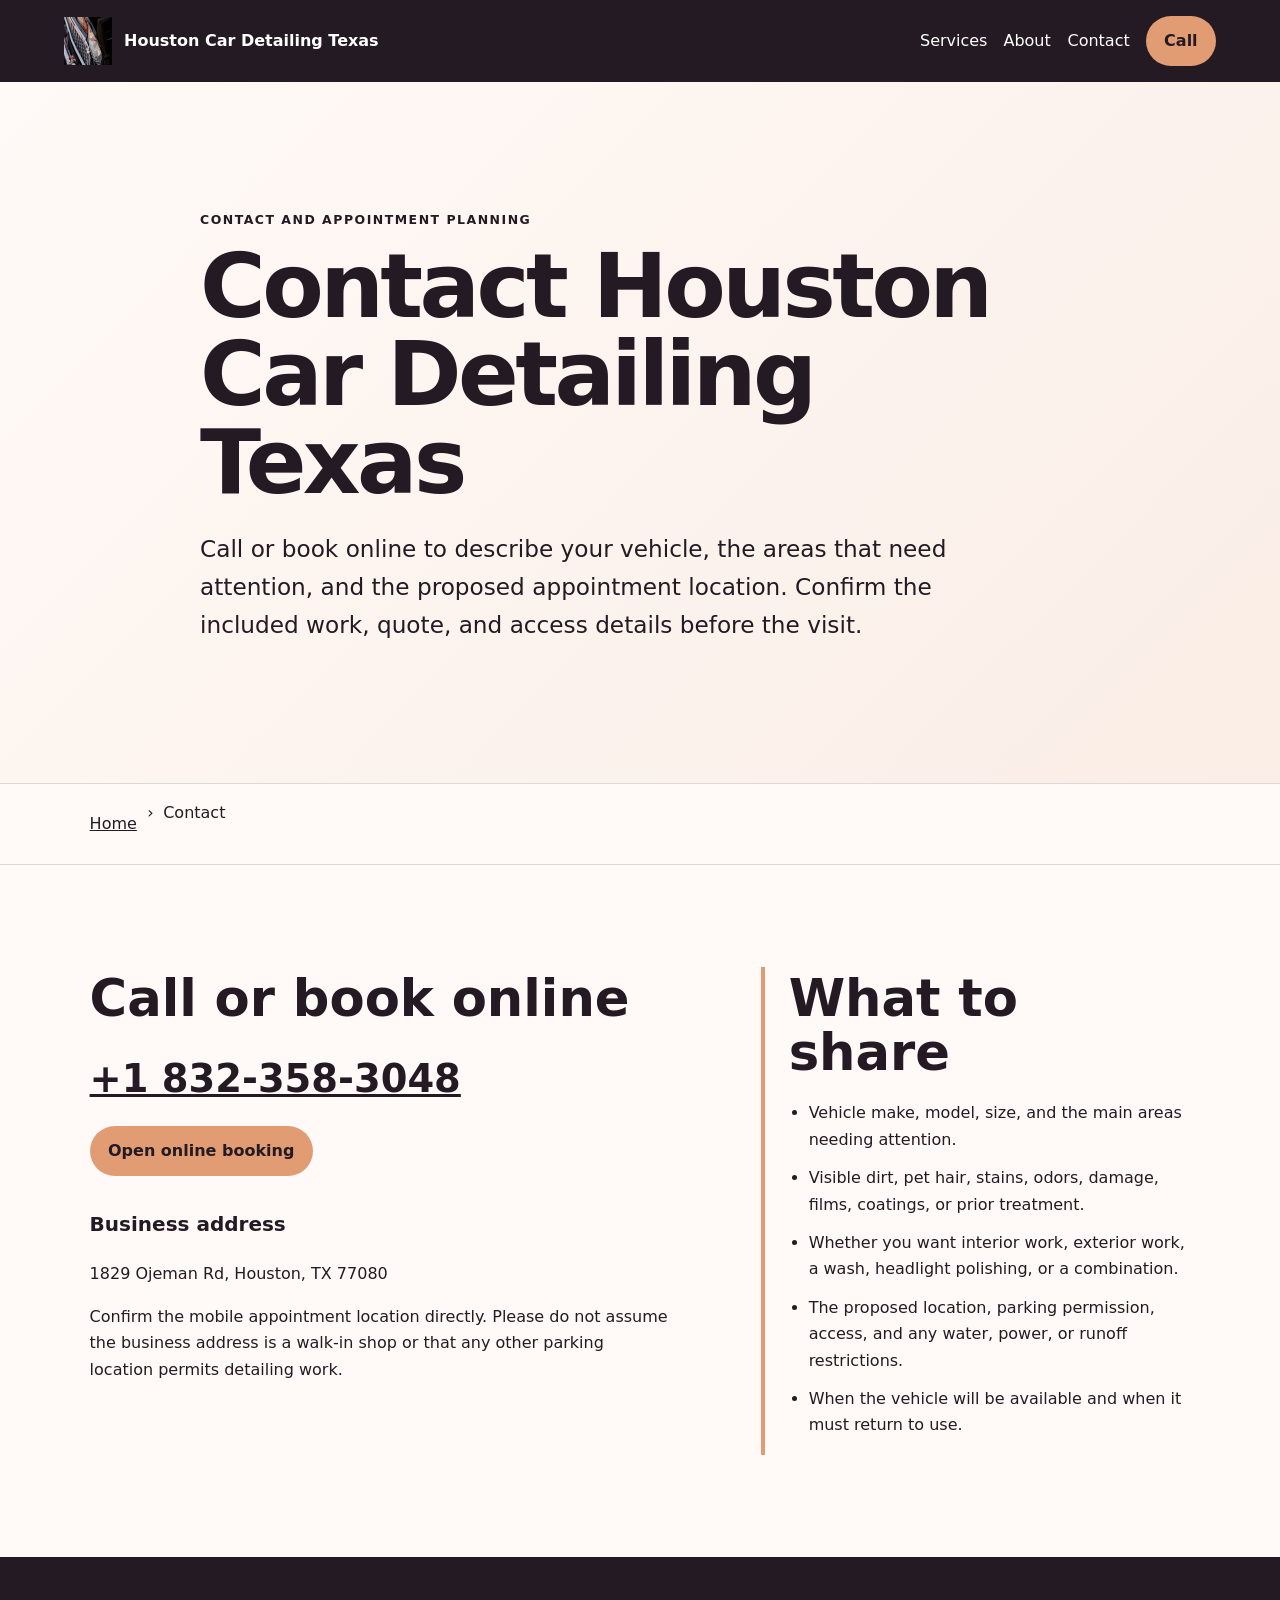
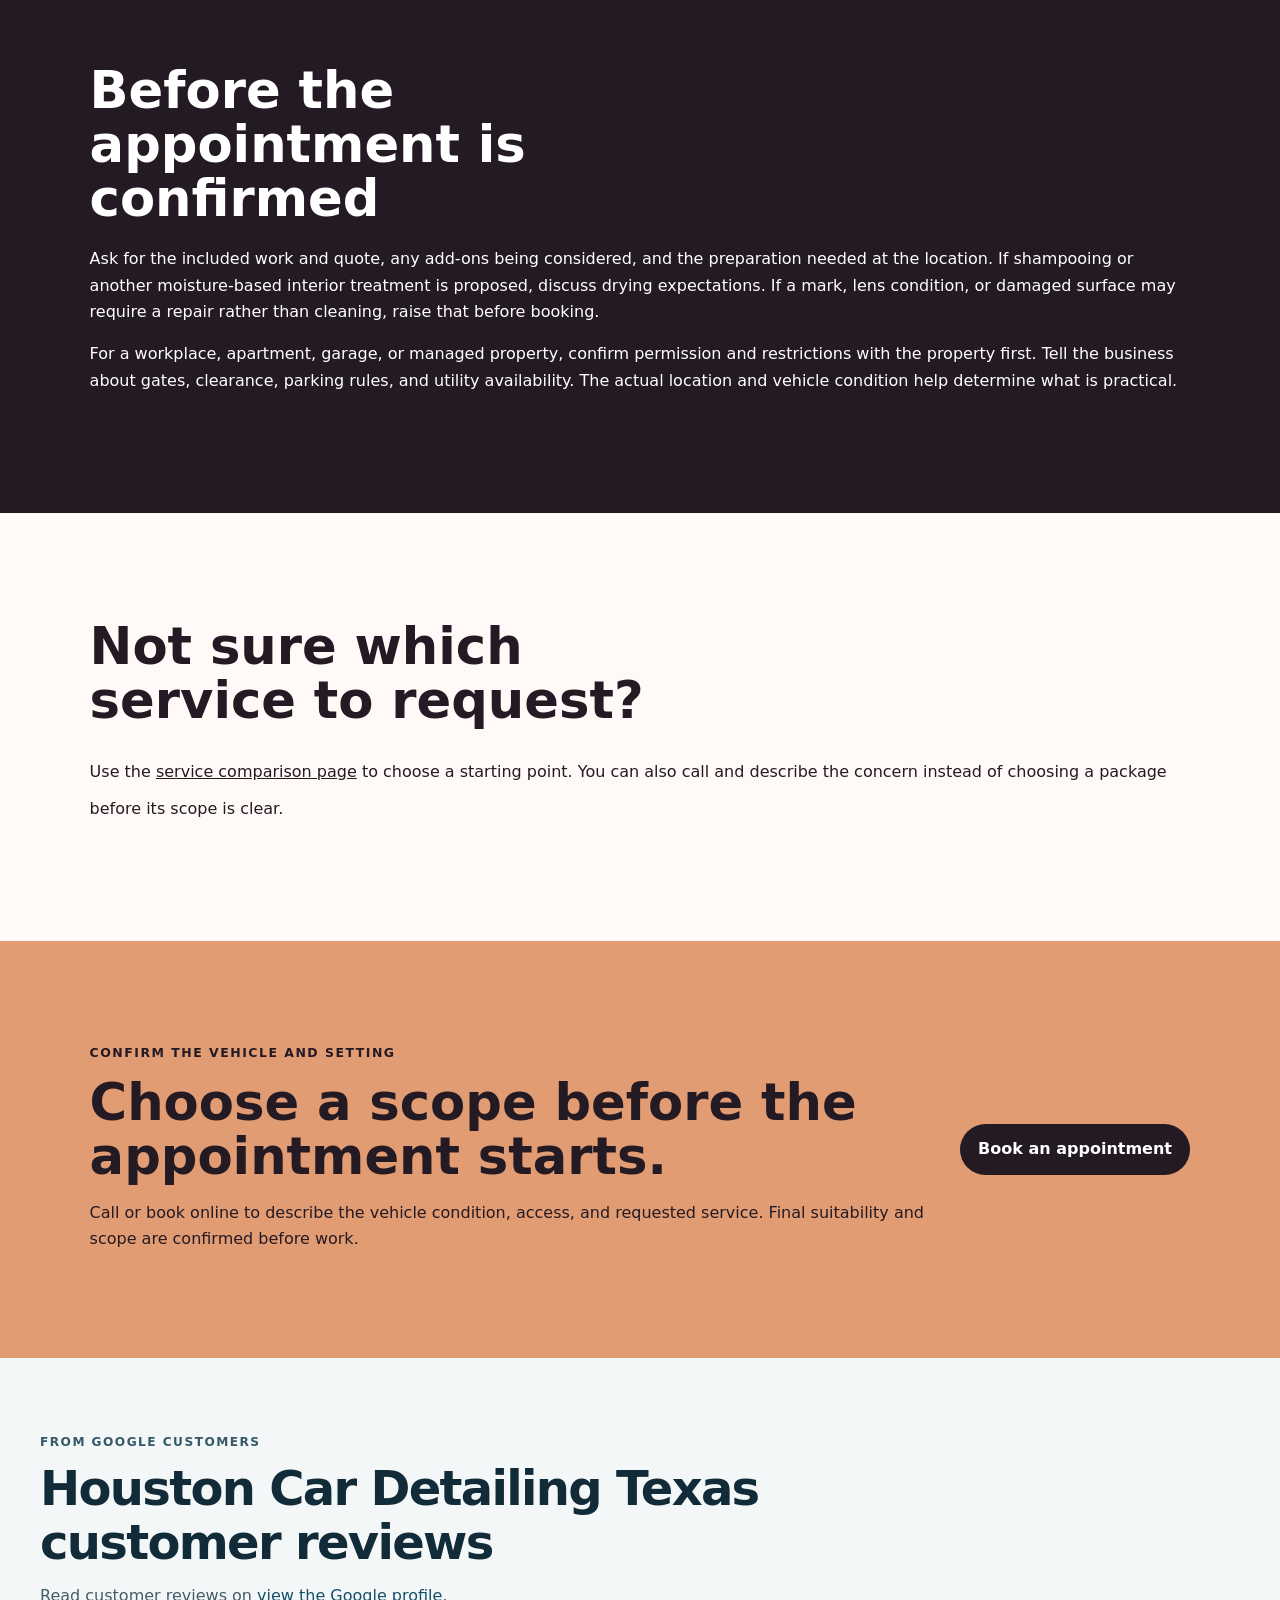
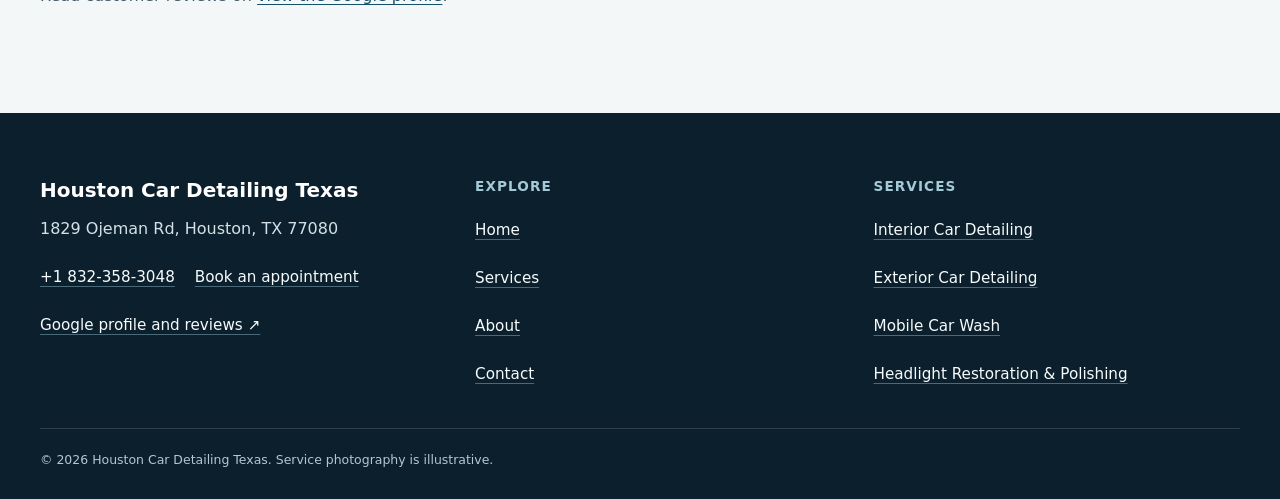
<file: contact/index.html>
<!doctype html>
<html lang="en"><head>
  <meta charset="utf-8"><meta name="viewport" content="width=device-width,initial-scale=1">
  <title>Contact Houston Car Detailing Texas | Houston, TX</title>
  <meta name="description" content="Call or book Houston Car Detailing Texas and confirm vehicle condition, access, and detailing scope in Houston, TX.">
  <meta name="robots" content="index, follow, max-image-preview:large, max-snippet:-1">
  <link rel="canonical" href="https://houstoncardetailingtexas.shop/contact/">
  <meta property="og:type" content="website"><meta property="og:title" content="Contact Houston Car Detailing Texas | Houston, TX">
  <meta property="og:description" content="Call or book Houston Car Detailing Texas and confirm vehicle condition, access, and detailing scope in Houston, TX."><meta property="og:url" content="https://houstoncardetailingtexas.shop/contact/">
  <meta property="og:image" content="https://houstoncardetailingtexas.shop/assets/photos/hero-chrome-detail.webp"><meta name="twitter:card" content="summary_large_image">
  <link rel="icon" href="/assets/photos/hero-chrome-detail.webp"><link rel="stylesheet" href="/seo-pages.css"><script type="application/ld+json">{
  "@context": "https://schema.org",
  "@graph": [
    {
      "@type": "BreadcrumbList",
      "@id": "https://houstoncardetailingtexas.shop/contact/#breadcrumb",
      "itemListElement": [
        {
          "@type": "ListItem",
          "position": 1,
          "name": "Home",
          "item": "https://houstoncardetailingtexas.shop/"
        },
        {
          "@type": "ListItem",
          "position": 2,
          "name": "Contact Houston Car Detailing Texas | Houston, TX",
          "item": "https://houstoncardetailingtexas.shop/contact/"
        }
      ]
    },
    {
      "@type": "WebPage",
      "@id": "https://houstoncardetailingtexas.shop/contact/#webpage",
      "url": "https://houstoncardetailingtexas.shop/contact/",
      "name": "Contact Houston Car Detailing Texas | Houston, TX",
      "description": "Call or book Houston Car Detailing Texas and confirm vehicle condition, access, and detailing scope in Houston, TX.",
      "breadcrumb": {
        "@id": "https://houstoncardetailingtexas.shop/contact/#breadcrumb"
      },
      "isPartOf": {
        "@id": "https://houstoncardetailingtexas.shop/#website"
      },
      "about": {
        "@id": "https://houstoncardetailingtexas.shop/#business"
      }
    },
    {
      "@type": "ImageObject",
      "@id": "https://houstoncardetailingtexas.shop/contact/#primaryimage",
      "contentUrl": "https://houstoncardetailingtexas.shop/assets/photos/hero-chrome-detail.webp",
      "caption": "Illustrative detailing artwork for Houston Car Detailing Texas",
      "representativeOfPage": true
    }
  ]
}</script>
<link rel="stylesheet" href="/portfolio-components.css">
</head><body style="--pilot-accent:#e29c73;--pilot-dark:#241a23;--pilot-paper:#fffaf7">
<a class="skip-link" href="#content">Skip to content</a>
<header class="pilot-header"><a class="pilot-brand" href="/"><img src="/assets/photos/hero-chrome-detail.webp" width="48" height="48" alt=""><span>Houston Car Detailing Texas</span></a>
<nav aria-label="Primary navigation"><a href="/services/">Services</a><a href="/about/">About</a><a href="/contact/">Contact</a><a class="pilot-call" href="tel:+18323583048">Call</a></nav></header>
<main id="content"><section class="pilot-hero text-only"><div><p class="eyebrow">Contact and appointment planning</p><h1>Contact Houston Car Detailing Texas</h1><p class="pilot-answer">Call or book online to describe your vehicle, the areas that need attention, and the proposed appointment location. Confirm the included work, quote, and access details before the visit.</p></div></section><nav class="breadcrumbs" aria-label="Breadcrumb"><a href="/">Home</a><span>›</span><span>Contact</span></nav>
<section class="pilot-section pilot-grid"><div><h2>Call or book online</h2><p><a class="large-link" href="tel:+18323583048">+1 832-358-3048</a></p><p><a class="pilot-button" href="/scheduling">Open online booking</a></p><h3>Business address</h3><p>1829 Ojeman Rd, Houston, TX 77080</p><p>Confirm the mobile appointment location directly. Please do not assume the business address is a walk-in shop or that any other parking location permits detailing work.</p></div><aside><h2>What to share</h2><ul class="checklist"><li>Vehicle make, model, size, and the main areas needing attention.</li><li>Visible dirt, pet hair, stains, odors, damage, films, coatings, or prior treatment.</li><li>Whether you want interior work, exterior work, a wash, headlight polishing, or a combination.</li><li>The proposed location, parking permission, access, and any water, power, or runoff restrictions.</li><li>When the vehicle will be available and when it must return to use.</li></ul></aside></section>
<section class="pilot-section tone"><h2>Before the appointment is confirmed</h2><p>Ask for the included work and quote, any add-ons being considered, and the preparation needed at the location. If shampooing or another moisture-based interior treatment is proposed, discuss drying expectations. If a mark, lens condition, or damaged surface may require a repair rather than cleaning, raise that before booking.</p><p>For a workplace, apartment, garage, or managed property, confirm permission and restrictions with the property first. Tell the business about gates, clearance, parking rules, and utility availability. The actual location and vehicle condition help determine what is practical.</p></section>
<section class="pilot-section"><h2>Not sure which service to request?</h2><p>Use the <a href="/services/">service comparison page</a> to choose a starting point. You can also call and describe the concern instead of choosing a package before its scope is clear.</p></section>
<section class="pilot-cta"><div><p class="eyebrow">Confirm the vehicle and setting</p><h2>Choose a scope before the appointment starts.</h2><p>Call or book online to describe the vehicle condition, access, and requested service. Final suitability and scope are confirmed before work.</p></div><a class="pilot-button" href="/scheduling">Book an appointment</a></section>
<!-- PORTFOLIO-REVIEWS:START --><section class="portfolio-reviews" aria-labelledby="portfolio-reviews-title"><div class="portfolio-reviews__heading"><div><p class="portfolio-reviews__kicker">From Google customers</p><h2 id="portfolio-reviews-title">Houston Car Detailing Texas customer reviews</h2><p class="portfolio-reviews__intro">Read customer reviews on <a href="https://www.google.com/maps?cid=11870275428945920919" target="_blank" rel="noopener noreferrer">view the Google profile</a>.</p></div></div></section><!-- PORTFOLIO-REVIEWS:END -->
</main><footer class="portfolio-footer"><div class="portfolio-footer__grid"><div><strong class="portfolio-footer__name">Houston Car Detailing Texas</strong><address>1829 Ojeman Rd, Houston, TX 77080</address><div class="portfolio-footer__contact"><a href="tel:+18323583048">+1 832-358-3048</a><a href="/scheduling">Book an appointment</a></div><a href="https://www.google.com/maps?cid=11870275428945920919" target="_blank" rel="noopener noreferrer">Google profile and reviews ↗</a></div><div><h2>Explore</h2><nav aria-label="Footer navigation"><a href="/">Home</a><a href="/services/">Services</a><a href="/about/">About</a><a href="/contact/">Contact</a></nav></div><div><h2>Services</h2><nav aria-label="Service pages"><a href="/services/interior-car-detailing/">Interior Car Detailing</a><a href="/services/exterior-car-detailing/">Exterior Car Detailing</a><a href="/services/mobile-car-wash/">Mobile Car Wash</a><a href="/services/headlight-restoration/">Headlight Restoration &amp; Polishing</a></nav></div></div><p class="portfolio-footer__bottom">© <span id="year">2026</span> Houston Car Detailing Texas. Service photography is illustrative.</p></footer>
<script src="/portfolio-components.js" defer></script>
</body></html>
</file>
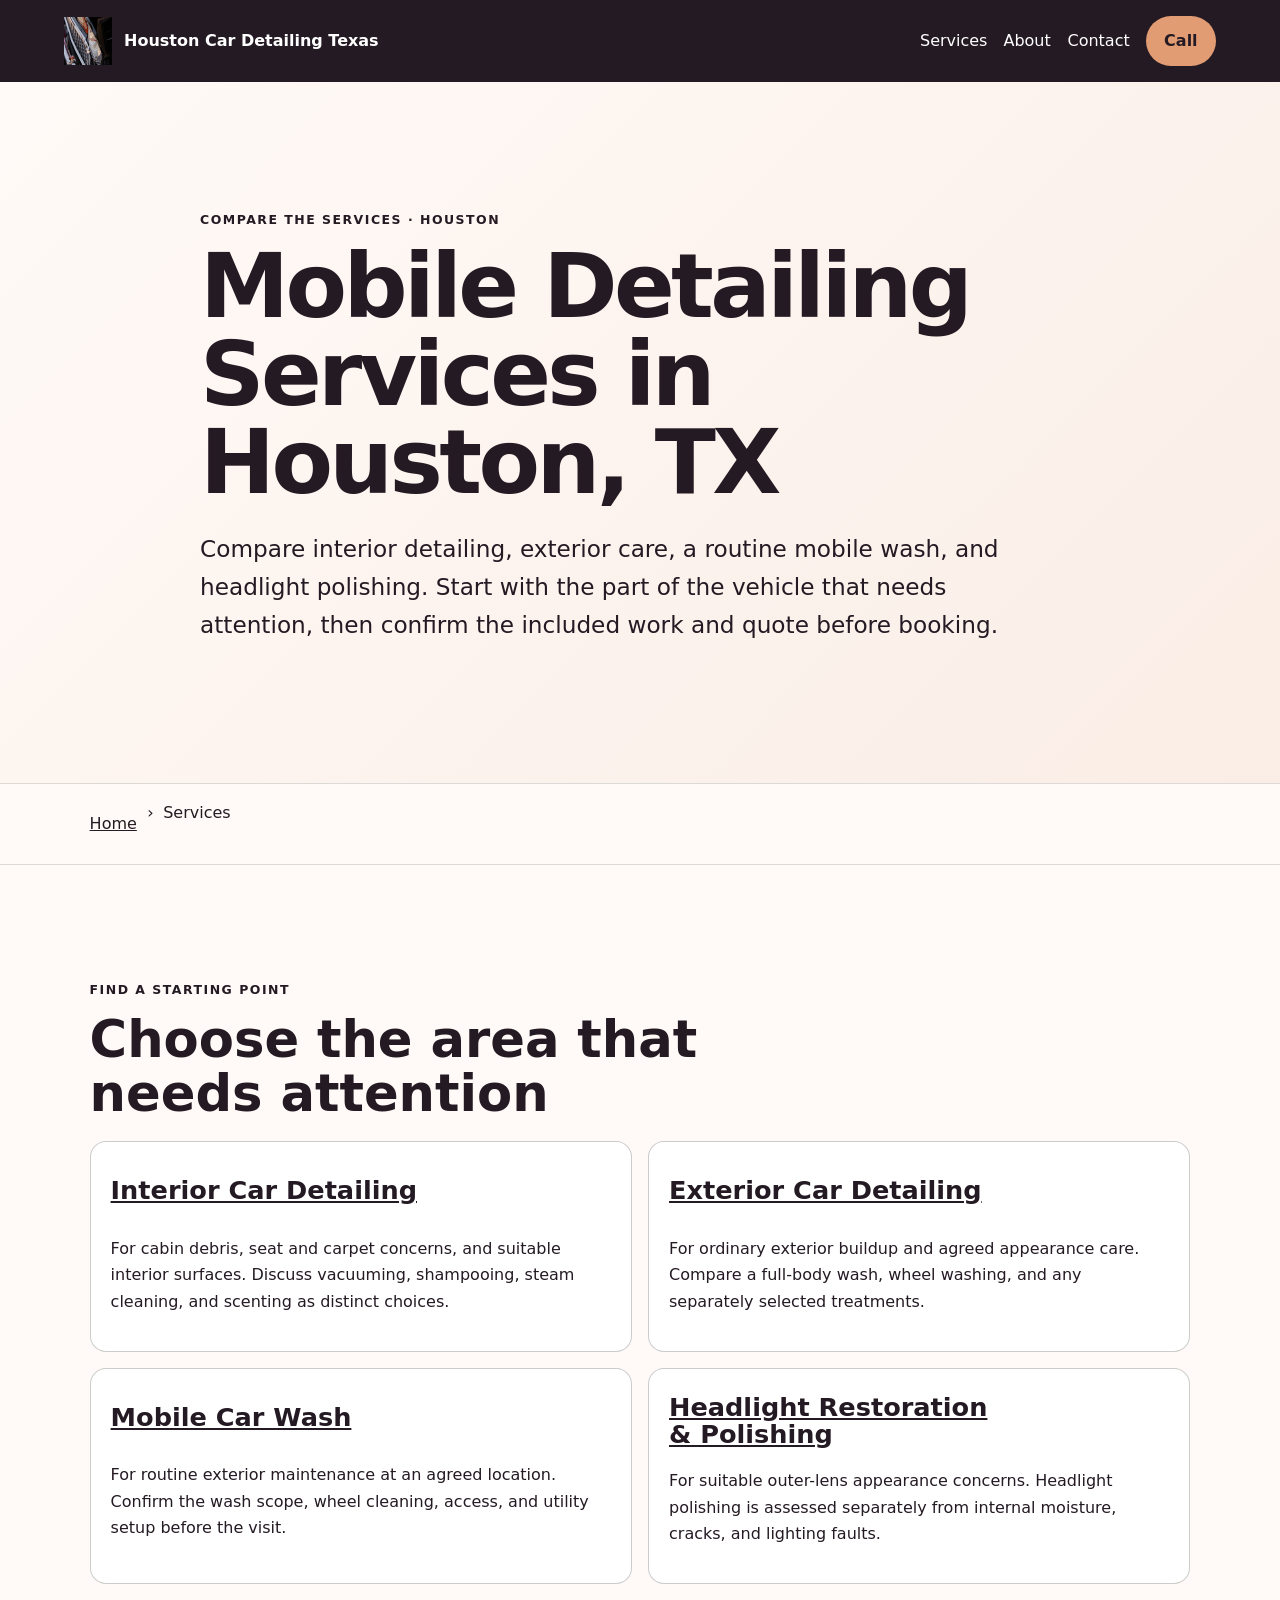
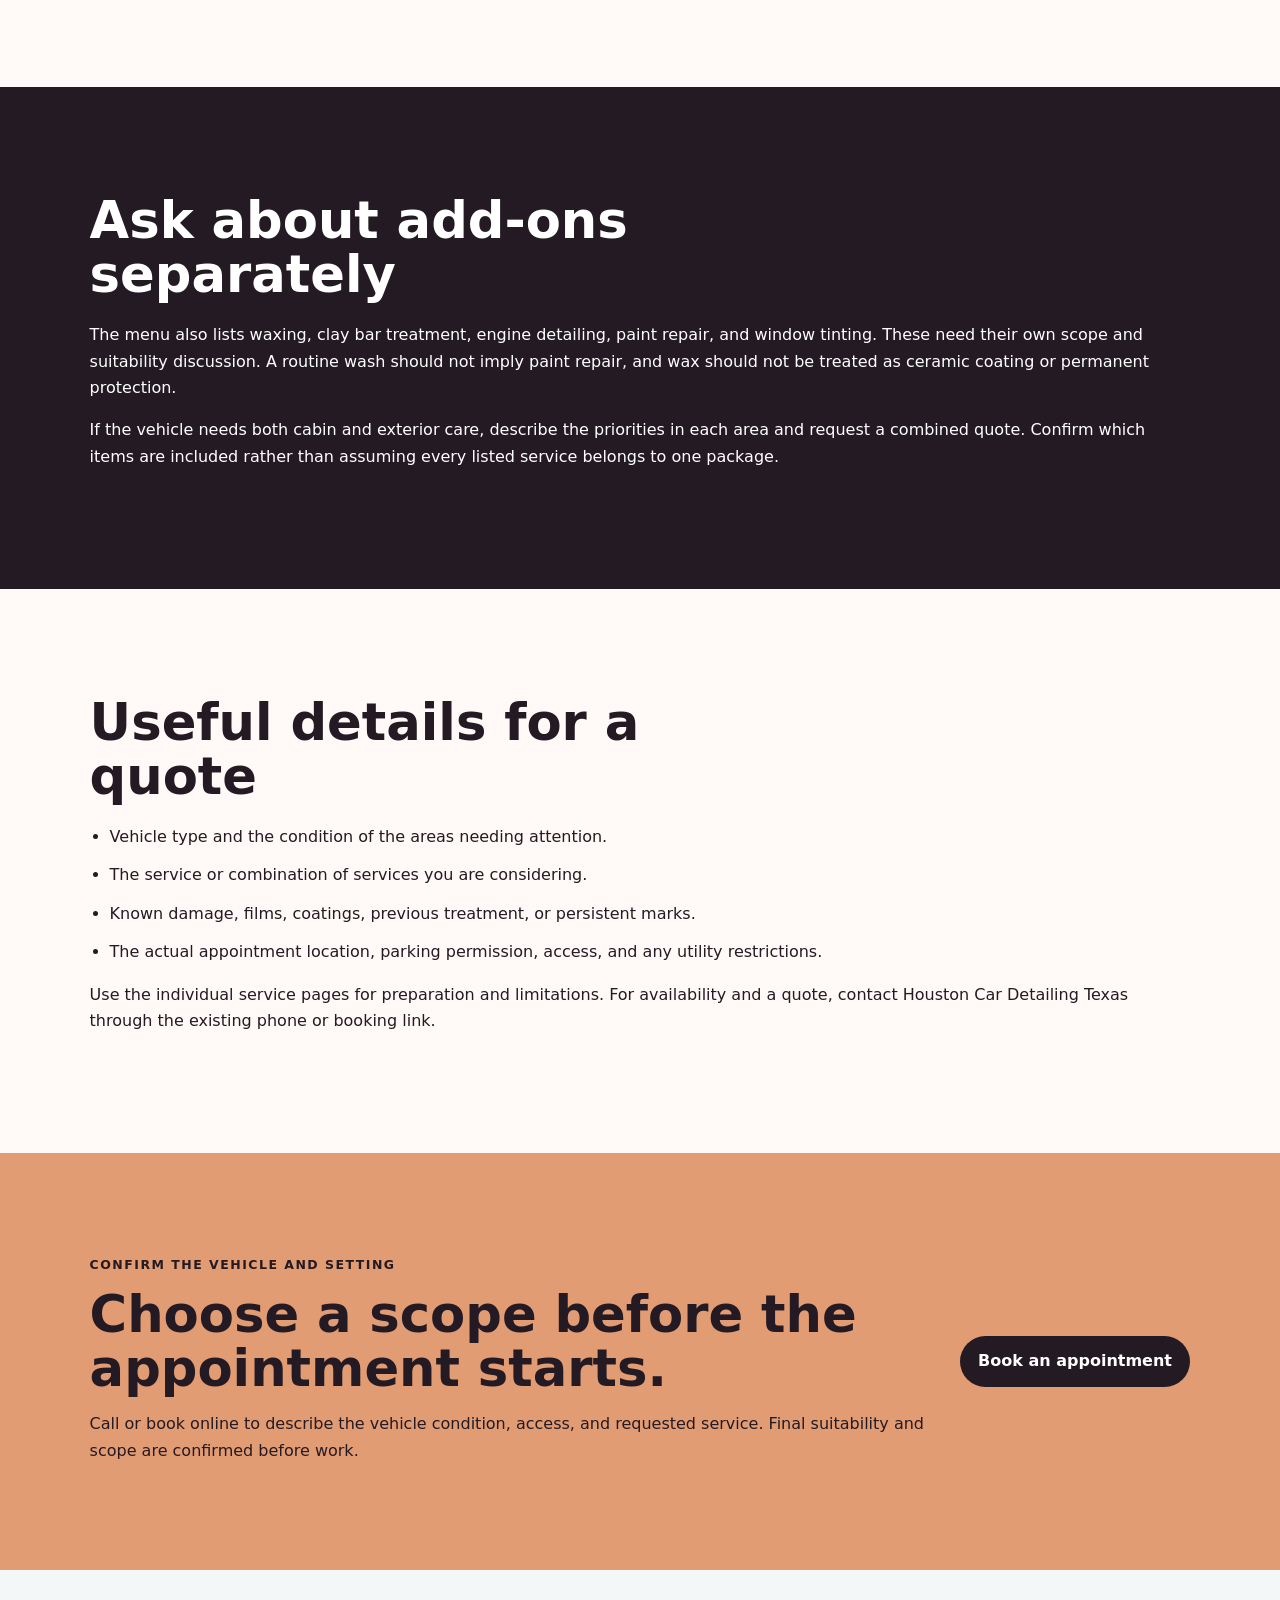
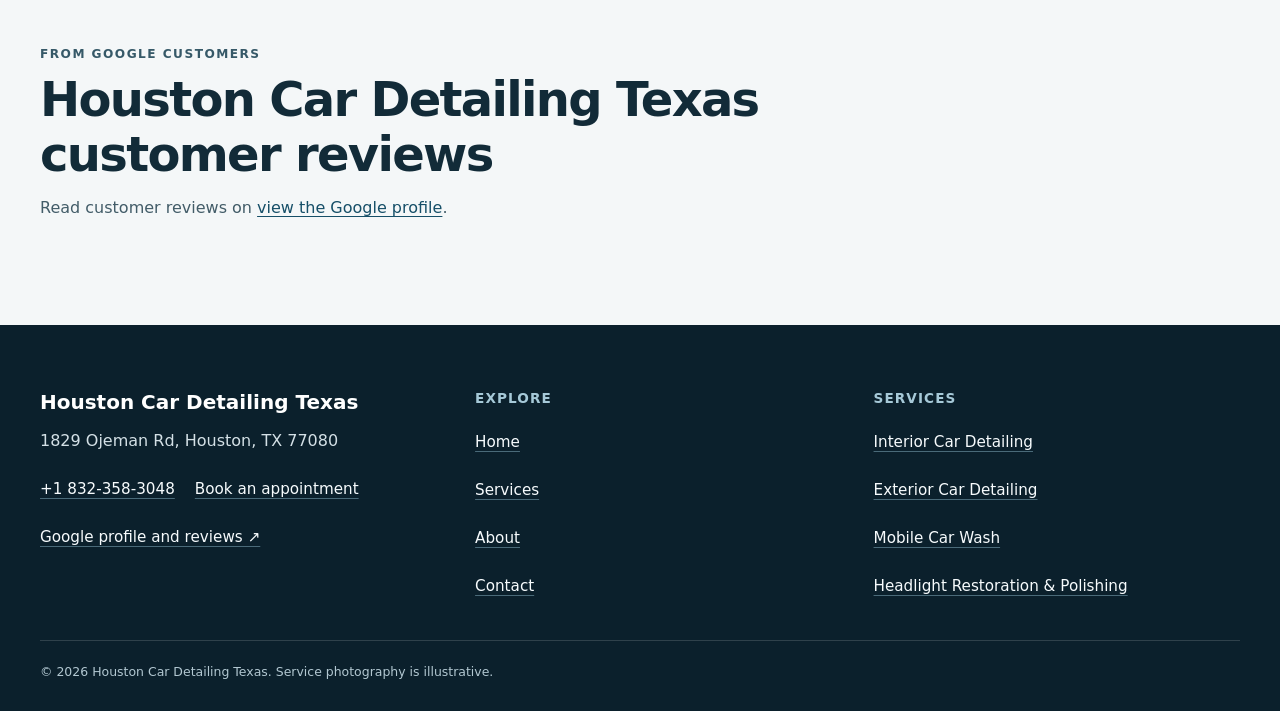
<file: services/index.html>
<!doctype html>
<html lang="en"><head>
  <meta charset="utf-8"><meta name="viewport" content="width=device-width,initial-scale=1">
  <title>Mobile Detailing Services in Houston, TX | Houston Car Detailing Texas</title>
  <meta name="description" content="Compare documented mobile detailing choices from Houston Car Detailing Texas in Houston, TX, including preparation, access, and scope boundaries.">
  <meta name="robots" content="index, follow, max-image-preview:large, max-snippet:-1">
  <link rel="canonical" href="https://houstoncardetailingtexas.shop/services/">
  <meta property="og:type" content="website"><meta property="og:title" content="Mobile Detailing Services in Houston, TX | Houston Car Detailing Texas">
  <meta property="og:description" content="Compare documented mobile detailing choices from Houston Car Detailing Texas in Houston, TX, including preparation, access, and scope boundaries."><meta property="og:url" content="https://houstoncardetailingtexas.shop/services/">
  <meta property="og:image" content="https://houstoncardetailingtexas.shop/assets/photos/hero-chrome-detail.webp"><meta name="twitter:card" content="summary_large_image">
  <link rel="icon" href="/assets/photos/hero-chrome-detail.webp"><link rel="stylesheet" href="/seo-pages.css"><script type="application/ld+json">{
  "@context": "https://schema.org",
  "@graph": [
    {
      "@type": "BreadcrumbList",
      "@id": "https://houstoncardetailingtexas.shop/services/#breadcrumb",
      "itemListElement": [
        {
          "@type": "ListItem",
          "position": 1,
          "name": "Home",
          "item": "https://houstoncardetailingtexas.shop/"
        },
        {
          "@type": "ListItem",
          "position": 2,
          "name": "Services",
          "item": "https://houstoncardetailingtexas.shop/services/"
        }
      ]
    },
    {
      "@type": "WebPage",
      "@id": "https://houstoncardetailingtexas.shop/services/#webpage",
      "url": "https://houstoncardetailingtexas.shop/services/",
      "name": "Mobile Detailing Services in Houston, TX | Houston Car Detailing Texas",
      "description": "Compare documented mobile detailing choices from Houston Car Detailing Texas in Houston, TX, including preparation, access, and scope boundaries.",
      "breadcrumb": {
        "@id": "https://houstoncardetailingtexas.shop/services/#breadcrumb"
      },
      "isPartOf": {
        "@id": "https://houstoncardetailingtexas.shop/#website"
      },
      "about": {
        "@id": "https://houstoncardetailingtexas.shop/#business"
      }
    },
    {
      "@type": "ImageObject",
      "@id": "https://houstoncardetailingtexas.shop/services/#primaryimage",
      "contentUrl": "https://houstoncardetailingtexas.shop/assets/photos/hero-chrome-detail.webp",
      "caption": "Illustrative detailing artwork for Houston Car Detailing Texas",
      "representativeOfPage": true
    }
  ]
}</script>
<link rel="stylesheet" href="/portfolio-components.css">
</head><body style="--pilot-accent:#e29c73;--pilot-dark:#241a23;--pilot-paper:#fffaf7">
<a class="skip-link" href="#content">Skip to content</a>
<header class="pilot-header"><a class="pilot-brand" href="/"><img src="/assets/photos/hero-chrome-detail.webp" width="48" height="48" alt=""><span>Houston Car Detailing Texas</span></a>
<nav aria-label="Primary navigation"><a href="/services/">Services</a><a href="/about/">About</a><a href="/contact/">Contact</a><a class="pilot-call" href="tel:+18323583048">Call</a></nav></header>
<main id="content"><section class="pilot-hero text-only"><div><p class="eyebrow">Compare the services · Houston</p><h1>Mobile Detailing Services in Houston, TX</h1><p class="pilot-answer">Compare interior detailing, exterior care, a routine mobile wash, and headlight polishing. Start with the part of the vehicle that needs attention, then confirm the included work and quote before booking.</p></div></section>
<nav class="breadcrumbs" aria-label="Breadcrumb"><a href="/">Home</a><span>›</span><span>Services</span></nav>
<section class="pilot-section"><p class="eyebrow">Find a starting point</p><h2>Choose the area that needs attention</h2><div class="service-cards"><article><h2><a href="/services/interior-car-detailing/">Interior Car Detailing</a></h2><p>For cabin debris, seat and carpet concerns, and suitable interior surfaces. Discuss vacuuming, shampooing, steam cleaning, and scenting as distinct choices.</p></article><article><h2><a href="/services/exterior-car-detailing/">Exterior Car Detailing</a></h2><p>For ordinary exterior buildup and agreed appearance care. Compare a full-body wash, wheel washing, and any separately selected treatments.</p></article><article><h2><a href="/services/mobile-car-wash/">Mobile Car Wash</a></h2><p>For routine exterior maintenance at an agreed location. Confirm the wash scope, wheel cleaning, access, and utility setup before the visit.</p></article><article><h2><a href="/services/headlight-restoration/">Headlight Restoration &amp; Polishing</a></h2><p>For suitable outer-lens appearance concerns. Headlight polishing is assessed separately from internal moisture, cracks, and lighting faults.</p></article></div></section>
<section class="pilot-section tone"><h2>Ask about add-ons separately</h2><p>The menu also lists waxing, clay bar treatment, engine detailing, paint repair, and window tinting. These need their own scope and suitability discussion. A routine wash should not imply paint repair, and wax should not be treated as ceramic coating or permanent protection.</p><p>If the vehicle needs both cabin and exterior care, describe the priorities in each area and request a combined quote. Confirm which items are included rather than assuming every listed service belongs to one package.</p></section>
<section class="pilot-section"><h2>Useful details for a quote</h2><ul class="checklist"><li>Vehicle type and the condition of the areas needing attention.</li><li>The service or combination of services you are considering.</li><li>Known damage, films, coatings, previous treatment, or persistent marks.</li><li>The actual appointment location, parking permission, access, and any utility restrictions.</li></ul><p>Use the individual service pages for preparation and limitations. For availability and a quote, contact Houston Car Detailing Texas through the existing phone or booking link.</p></section>
<section class="pilot-cta"><div><p class="eyebrow">Confirm the vehicle and setting</p><h2>Choose a scope before the appointment starts.</h2><p>Call or book online to describe the vehicle condition, access, and requested service. Final suitability and scope are confirmed before work.</p></div><a class="pilot-button" href="/scheduling">Book an appointment</a></section>
<!-- PORTFOLIO-REVIEWS:START --><section class="portfolio-reviews" aria-labelledby="portfolio-reviews-title"><div class="portfolio-reviews__heading"><div><p class="portfolio-reviews__kicker">From Google customers</p><h2 id="portfolio-reviews-title">Houston Car Detailing Texas customer reviews</h2><p class="portfolio-reviews__intro">Read customer reviews on <a href="https://www.google.com/maps?cid=11870275428945920919" target="_blank" rel="noopener noreferrer">view the Google profile</a>.</p></div></div></section><!-- PORTFOLIO-REVIEWS:END -->
</main><footer class="portfolio-footer"><div class="portfolio-footer__grid"><div><strong class="portfolio-footer__name">Houston Car Detailing Texas</strong><address>1829 Ojeman Rd, Houston, TX 77080</address><div class="portfolio-footer__contact"><a href="tel:+18323583048">+1 832-358-3048</a><a href="/scheduling">Book an appointment</a></div><a href="https://www.google.com/maps?cid=11870275428945920919" target="_blank" rel="noopener noreferrer">Google profile and reviews ↗</a></div><div><h2>Explore</h2><nav aria-label="Footer navigation"><a href="/">Home</a><a href="/services/">Services</a><a href="/about/">About</a><a href="/contact/">Contact</a></nav></div><div><h2>Services</h2><nav aria-label="Service pages"><a href="/services/interior-car-detailing/">Interior Car Detailing</a><a href="/services/exterior-car-detailing/">Exterior Car Detailing</a><a href="/services/mobile-car-wash/">Mobile Car Wash</a><a href="/services/headlight-restoration/">Headlight Restoration &amp; Polishing</a></nav></div></div><p class="portfolio-footer__bottom">© <span id="year">2026</span> Houston Car Detailing Texas. Service photography is illustrative.</p></footer>
<script src="/portfolio-components.js" defer></script>
</body></html>
</file>
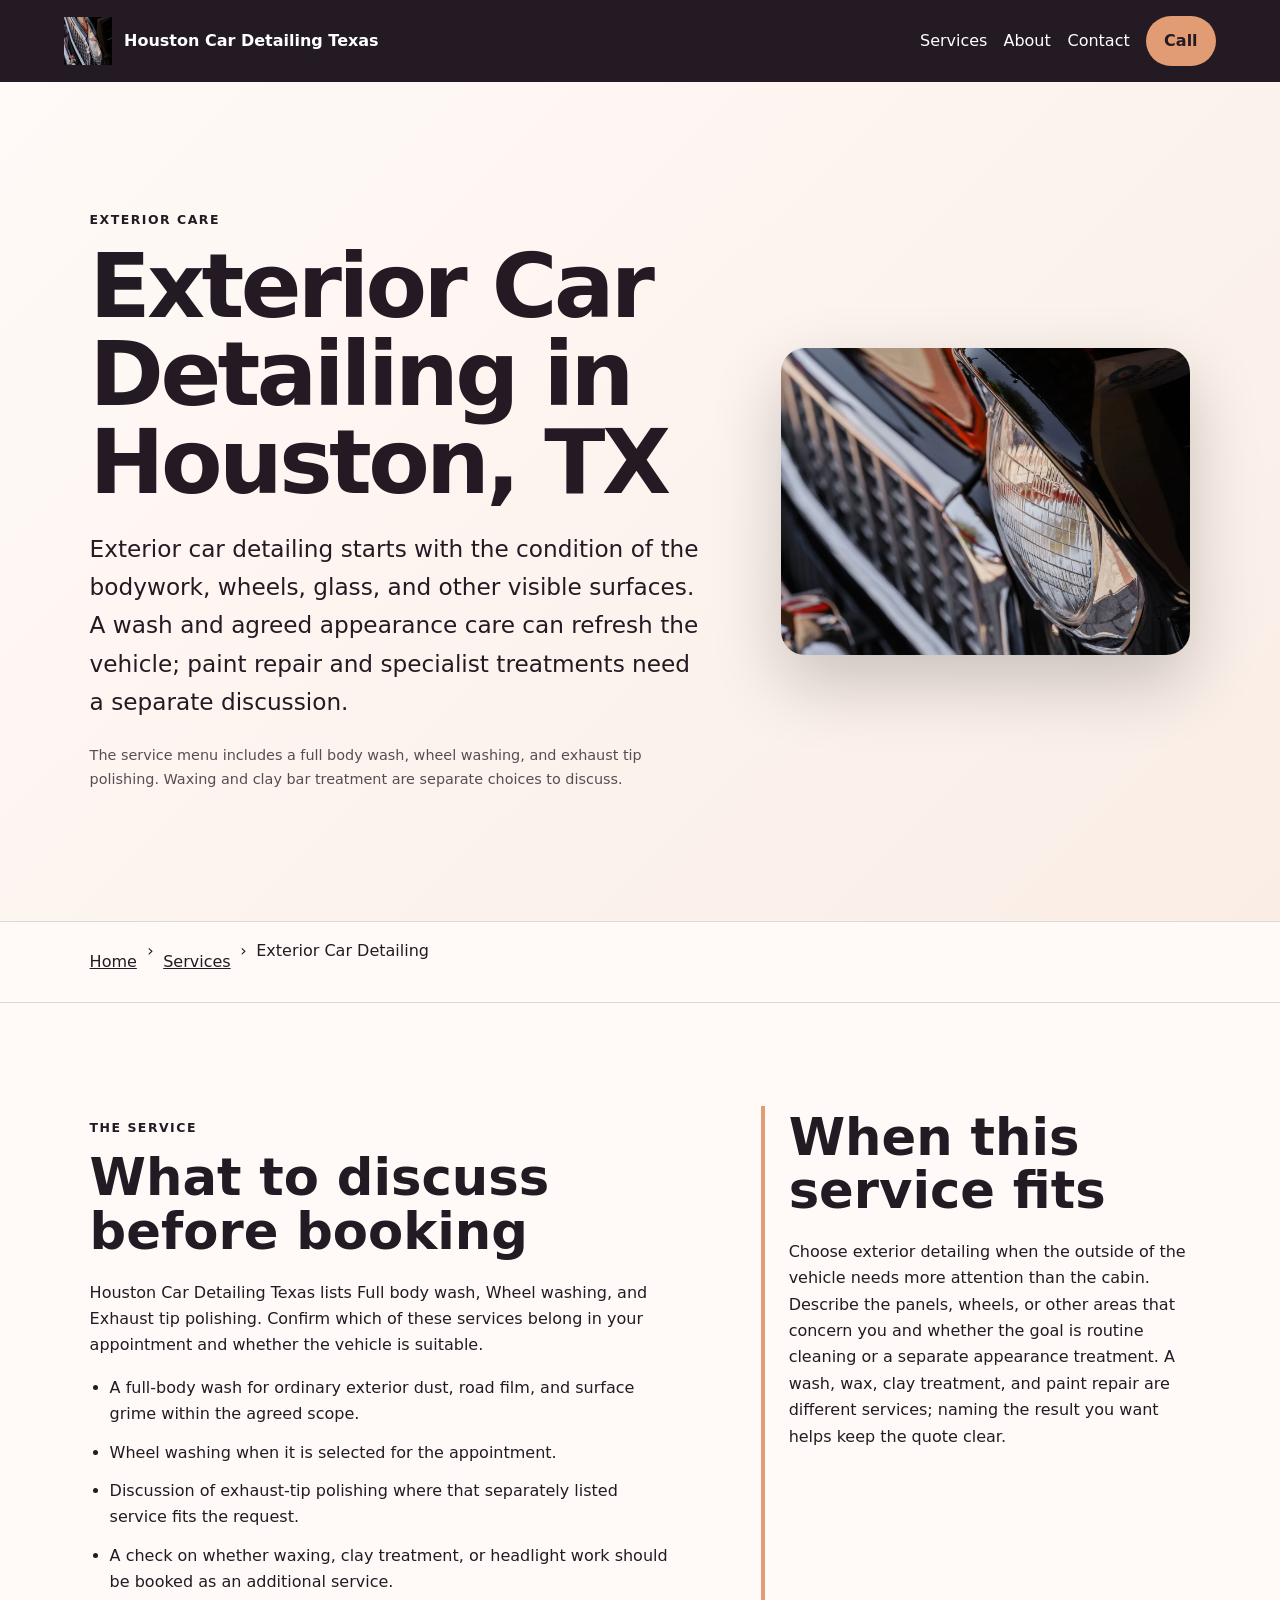
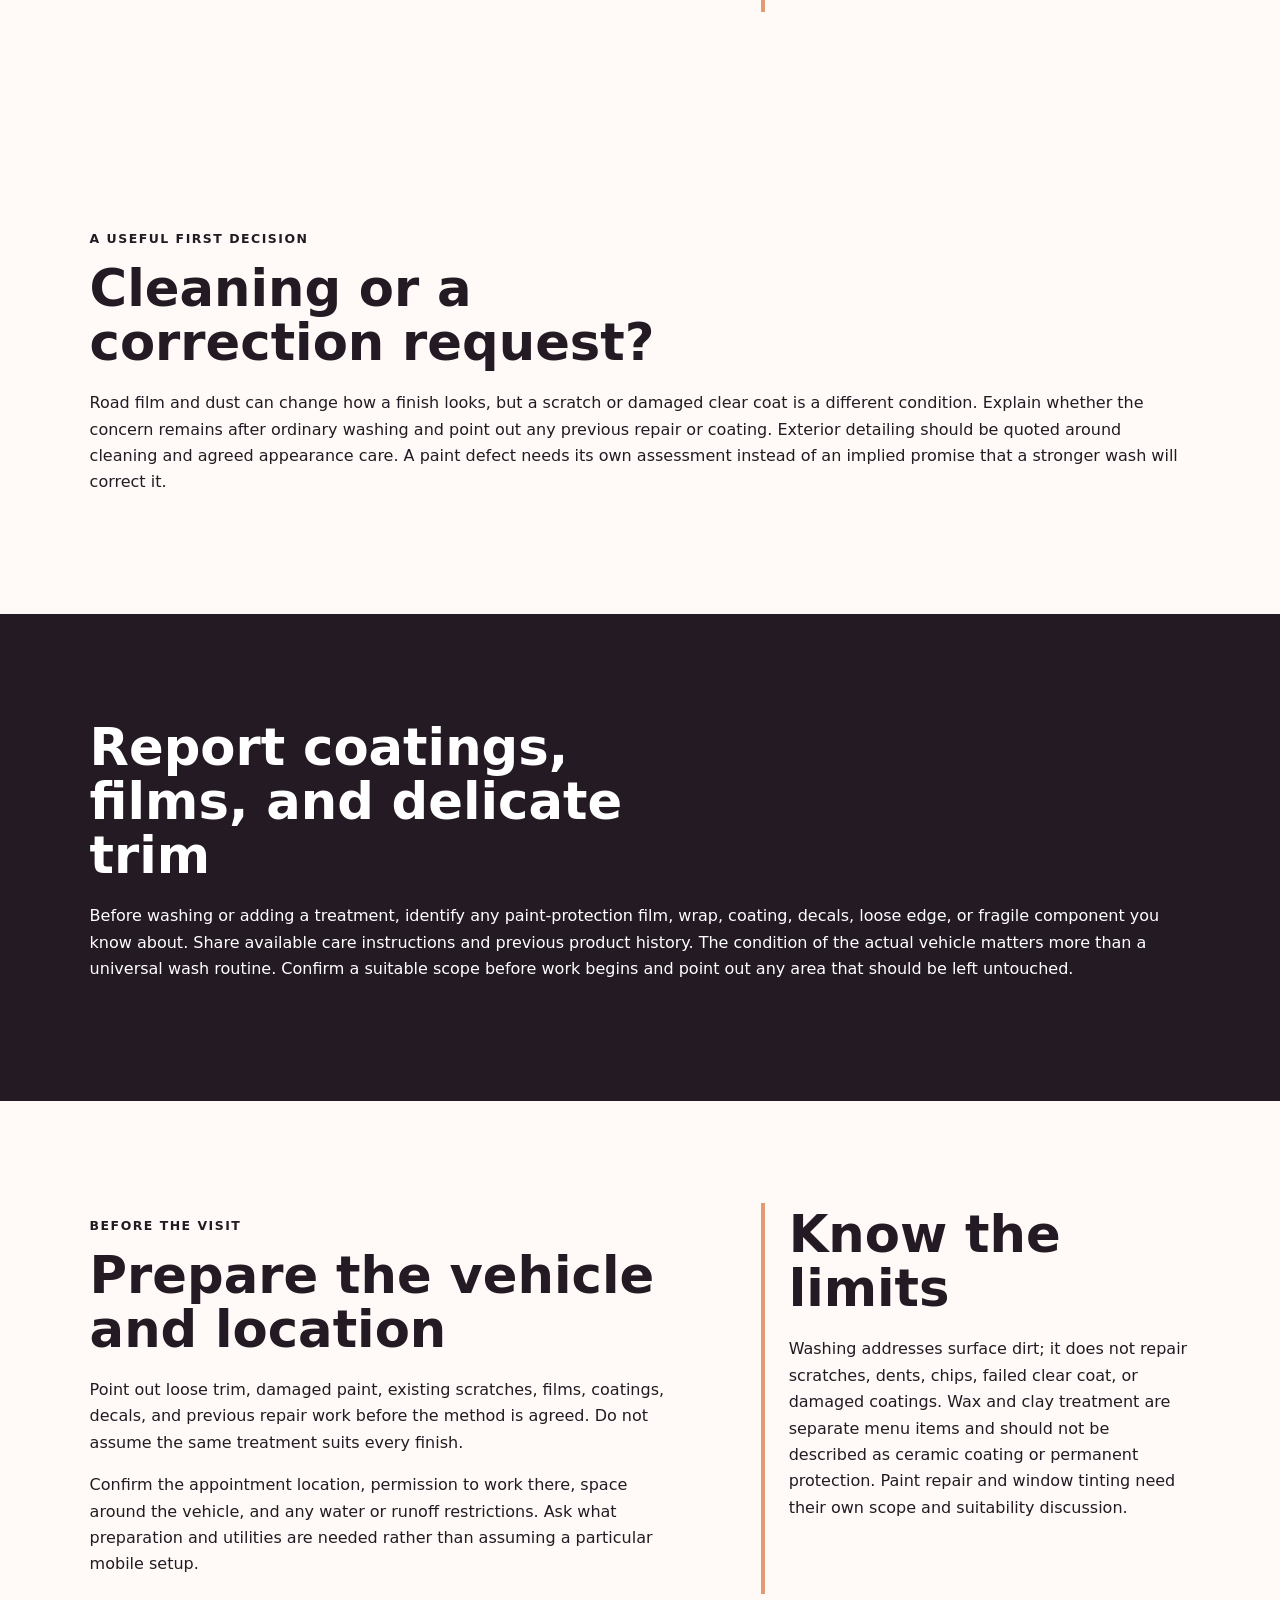
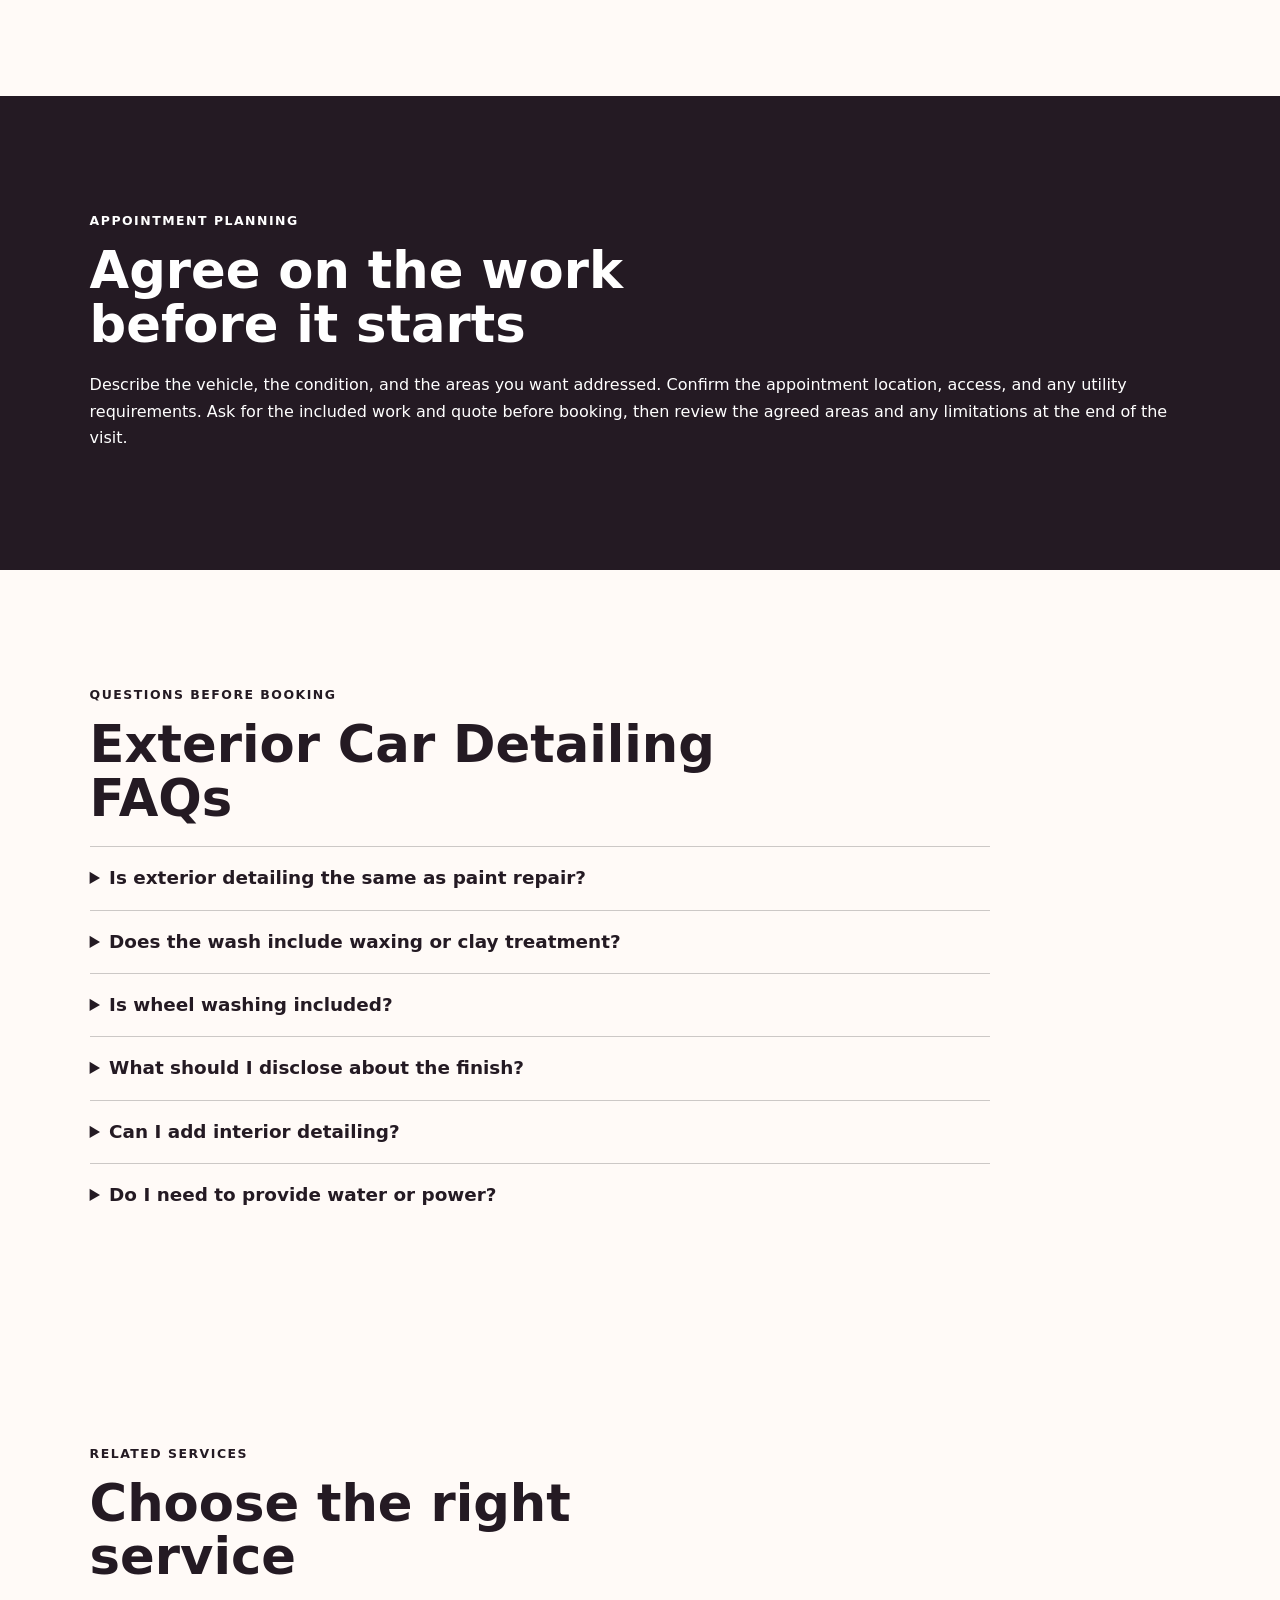
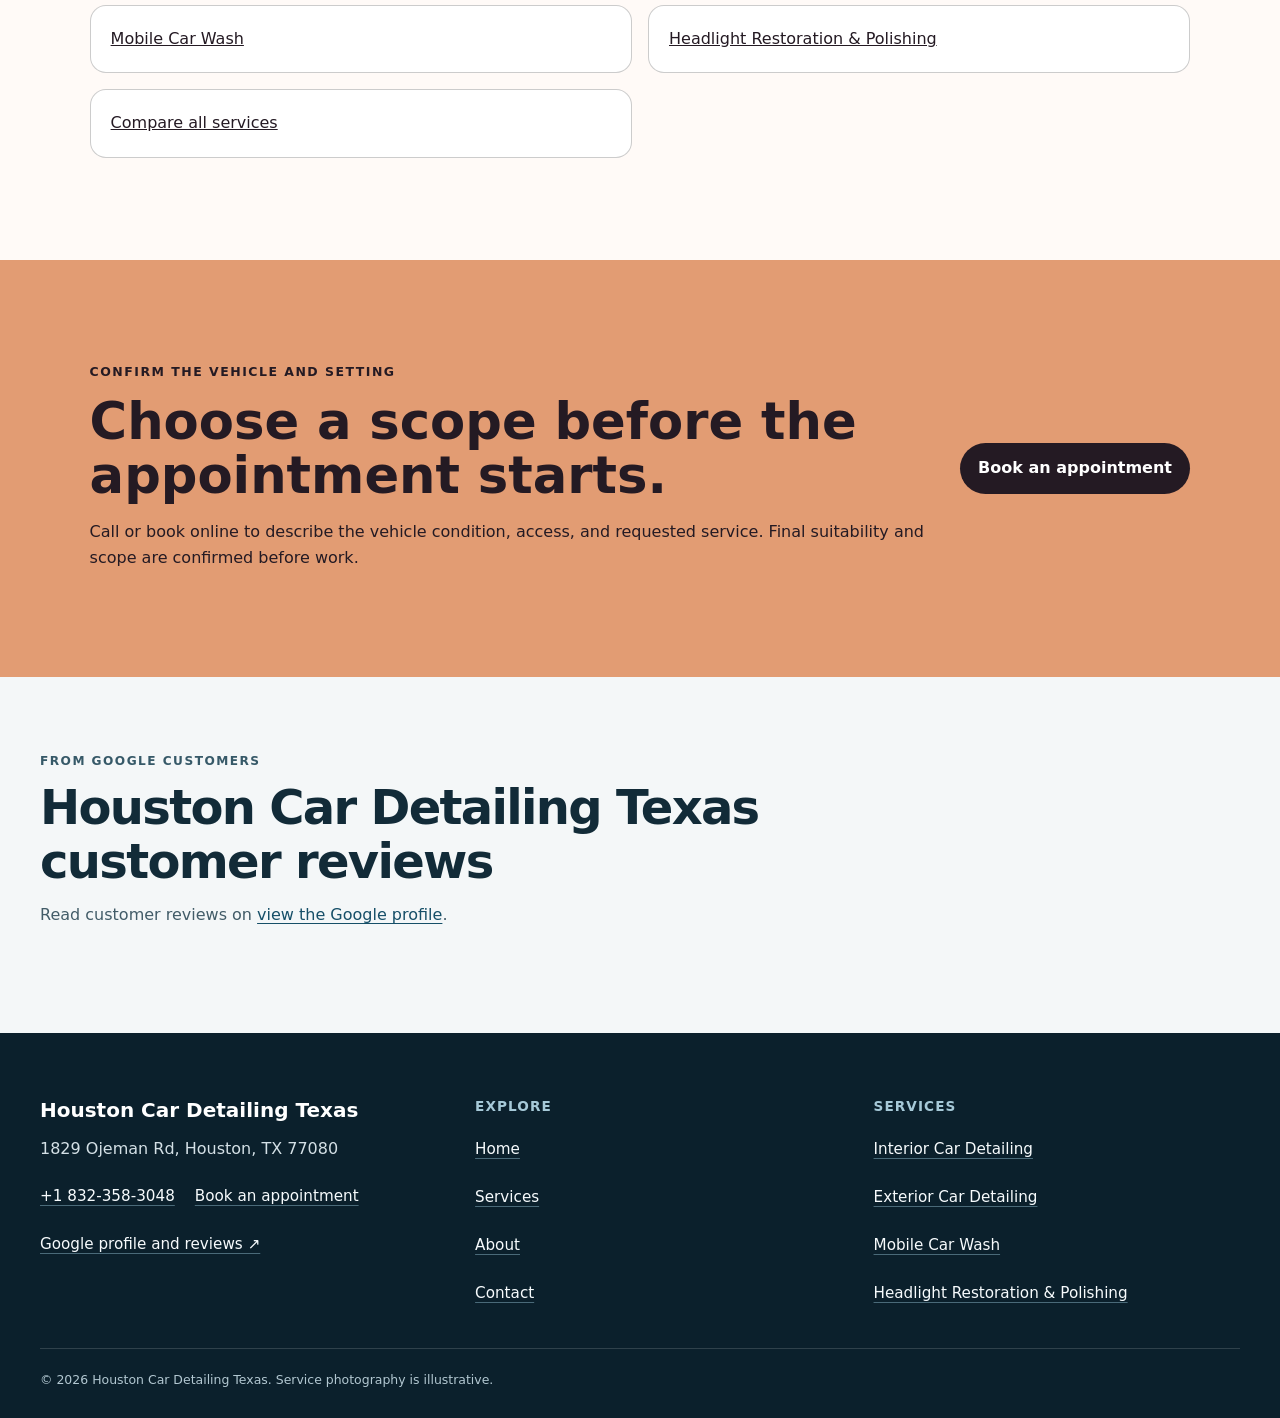
<file: services/exterior-car-detailing/index.html>
<!doctype html>
<html lang="en"><head>
  <meta charset="utf-8"><meta name="viewport" content="width=device-width,initial-scale=1">
  <title>Exterior Car Detailing in Houston, TX | Houston Car Detailing Texas</title>
  <meta name="description" content="Plan exterior car detailing with Houston Car Detailing Texas in Houston: documented scope, vehicle preparation, access checks, and limitations.">
  <meta name="robots" content="index, follow, max-image-preview:large, max-snippet:-1">
  <link rel="canonical" href="https://houstoncardetailingtexas.shop/services/exterior-car-detailing/">
  <meta property="og:type" content="website"><meta property="og:title" content="Exterior Car Detailing in Houston, TX | Houston Car Detailing Texas">
  <meta property="og:description" content="Plan exterior car detailing with Houston Car Detailing Texas in Houston: documented scope, vehicle preparation, access checks, and limitations."><meta property="og:url" content="https://houstoncardetailingtexas.shop/services/exterior-car-detailing/">
  <meta property="og:image" content="https://houstoncardetailingtexas.shop/assets/photos/hero-chrome-detail.webp"><meta name="twitter:card" content="summary_large_image">
  <link rel="icon" href="/assets/photos/hero-chrome-detail.webp"><link rel="stylesheet" href="/seo-pages.css"><script type="application/ld+json">{
  "@context": "https://schema.org",
  "@graph": [
    {
      "@type": "BreadcrumbList",
      "@id": "https://houstoncardetailingtexas.shop/services/exterior-car-detailing/#breadcrumb",
      "itemListElement": [
        {
          "@type": "ListItem",
          "position": 1,
          "name": "Home",
          "item": "https://houstoncardetailingtexas.shop/"
        },
        {
          "@type": "ListItem",
          "position": 2,
          "name": "Services",
          "item": "https://houstoncardetailingtexas.shop/services/"
        },
        {
          "@type": "ListItem",
          "position": 3,
          "name": "Exterior Car Detailing",
          "item": "https://houstoncardetailingtexas.shop/services/exterior-car-detailing/"
        }
      ]
    },
    {
      "@type": "WebPage",
      "@id": "https://houstoncardetailingtexas.shop/services/exterior-car-detailing/#webpage",
      "url": "https://houstoncardetailingtexas.shop/services/exterior-car-detailing/",
      "name": "Exterior Car Detailing in Houston, TX | Houston Car Detailing Texas",
      "description": "Plan exterior car detailing with Houston Car Detailing Texas in Houston: documented scope, vehicle preparation, access checks, and limitations.",
      "breadcrumb": {
        "@id": "https://houstoncardetailingtexas.shop/services/exterior-car-detailing/#breadcrumb"
      },
      "isPartOf": {
        "@id": "https://houstoncardetailingtexas.shop/#website"
      },
      "about": {
        "@id": "https://houstoncardetailingtexas.shop/#business"
      }
    },
    {
      "@type": "Service",
      "@id": "https://houstoncardetailingtexas.shop/services/exterior-car-detailing/#service",
      "name": "Exterior Car Detailing",
      "serviceType": "exterior car detailing",
      "url": "https://houstoncardetailingtexas.shop/services/exterior-car-detailing/",
      "description": "Exterior car detailing begins with the visible outside surfaces of the vehicle and may combine a full-body wash with wheel washing and other documented appearance-care add-ons.",
      "provider": {
        "@id": "https://houstoncardetailingtexas.shop/#business"
      },
      "areaServed": {
        "@type": "City",
        "name": "Houston"
      }
    },
    {
      "@type": "ImageObject",
      "@id": "https://houstoncardetailingtexas.shop/services/exterior-car-detailing/#primaryimage",
      "contentUrl": "https://houstoncardetailingtexas.shop/assets/photos/hero-chrome-detail.webp",
      "caption": "Illustrative detailing artwork for Houston Car Detailing Texas",
      "representativeOfPage": true
    }
  ]
}</script>
<link rel="stylesheet" href="/portfolio-components.css">
</head><body style="--pilot-accent:#e29c73;--pilot-dark:#241a23;--pilot-paper:#fffaf7">
<a class="skip-link" href="#content">Skip to content</a>
<header class="pilot-header"><a class="pilot-brand" href="/"><img src="/assets/photos/hero-chrome-detail.webp" width="48" height="48" alt=""><span>Houston Car Detailing Texas</span></a>
<nav aria-label="Primary navigation"><a href="/services/">Services</a><a href="/about/">About</a><a href="/contact/">Contact</a><a class="pilot-call" href="tel:+18323583048">Call</a></nav></header>
<main id="content"><section class="pilot-hero"><div><p class="eyebrow">Exterior care</p><h1>Exterior Car Detailing in Houston, TX</h1><p class="pilot-answer">Exterior car detailing starts with the condition of the bodywork, wheels, glass, and other visible surfaces. A wash and agreed appearance care can refresh the vehicle; paint repair and specialist treatments need a separate discussion.</p><p class="pilot-proof">The service menu includes a full body wash, wheel washing, and exhaust tip polishing. Waxing and clay bar treatment are separate choices to discuss.</p></div><img alt="Illustrative detailing artwork for Houston Car Detailing Texas" fetchpriority="high" height="720" src="/assets/photos/hero-chrome-detail.webp" width="960"/></section>
<nav aria-label="Breadcrumb" class="breadcrumbs"><a href="/">Home</a><span>›</span><a href="/services/">Services</a><span>›</span><span>Exterior Car Detailing</span></nav>
<section class="pilot-section pilot-grid"><div><p class="eyebrow">The service</p><h2>What to discuss before booking</h2><p>Houston Car Detailing Texas lists Full body wash, Wheel washing, and Exhaust tip polishing. Confirm which of these services belong in your appointment and whether the vehicle is suitable.</p><ul class="checklist"><li>A full-body wash for ordinary exterior dust, road film, and surface grime within the agreed scope.</li><li>Wheel washing when it is selected for the appointment.</li><li>Discussion of exhaust-tip polishing where that separately listed service fits the request.</li><li>A check on whether waxing, clay treatment, or headlight work should be booked as an additional service.</li></ul></div><aside><h2>When this service fits</h2><p>Choose exterior detailing when the outside of the vehicle needs more attention than the cabin. Describe the panels, wheels, or other areas that concern you and whether the goal is routine cleaning or a separate appearance treatment. A wash, wax, clay treatment, and paint repair are different services; naming the result you want helps keep the quote clear.</p></aside></section>
<section class="pilot-section"><p class="eyebrow">A useful first decision</p><h2>Cleaning or a correction request?</h2><p>Road film and dust can change how a finish looks, but a scratch or damaged clear coat is a different condition. Explain whether the concern remains after ordinary washing and point out any previous repair or coating. Exterior detailing should be quoted around cleaning and agreed appearance care. A paint defect needs its own assessment instead of an implied promise that a stronger wash will correct it.</p></section><section class="pilot-section tone"><h2>Report coatings, films, and delicate trim</h2><p>Before washing or adding a treatment, identify any paint-protection film, wrap, coating, decals, loose edge, or fragile component you know about. Share available care instructions and previous product history. The condition of the actual vehicle matters more than a universal wash routine. Confirm a suitable scope before work begins and point out any area that should be left untouched.</p></section>
<section class="pilot-section pilot-grid"><div><p class="eyebrow">Before the visit</p><h2>Prepare the vehicle and location</h2><p>Point out loose trim, damaged paint, existing scratches, films, coatings, decals, and previous repair work before the method is agreed. Do not assume the same treatment suits every finish.</p><p>Confirm the appointment location, permission to work there, space around the vehicle, and any water or runoff restrictions. Ask what preparation and utilities are needed rather than assuming a particular mobile setup.</p></div><aside><h2>Know the limits</h2><p>Washing addresses surface dirt; it does not repair scratches, dents, chips, failed clear coat, or damaged coatings. Wax and clay treatment are separate menu items and should not be described as ceramic coating or permanent protection. Paint repair and window tinting need their own scope and suitability discussion.</p></aside></section>
<section class="pilot-section tone"><p class="eyebrow">Appointment planning</p><h2>Agree on the work before it starts</h2><p>Describe the vehicle, the condition, and the areas you want addressed. Confirm the appointment location, access, and any utility requirements. Ask for the included work and quote before booking, then review the agreed areas and any limitations at the end of the visit.</p></section>
<section class="pilot-section"><p class="eyebrow">Questions before booking</p><h2>Exterior Car Detailing FAQs</h2><div class="faq-list"><details><summary>Is exterior detailing the same as paint repair?</summary><p>No. Cleaning addresses surface dirt and the agreed appearance care. Scratches, chips, dents, and damaged paint require a separate assessment; a wash should not be presented as a repair.</p></details><details><summary>Does the wash include waxing or clay treatment?</summary><p>Waxing and clay bar treatment are listed separately. Confirm whether either is included in the quote and whether it is suitable for the vehicle before the appointment.</p></details><details><summary>Is wheel washing included?</summary><p>Wheel washing is on the menu, but the included areas depend on the appointment you book. Ask for it explicitly if wheels are a priority.</p></details><details><summary>What should I disclose about the finish?</summary><p>Mention known coatings, wraps, films, decals, loose trim, paint damage, and previous repair. Share any care instructions so suitability can be discussed before a method is chosen.</p></details><details><summary>Can I add interior detailing?</summary><p>Yes, interior services are also listed. Ask for both areas when requesting a quote and confirm which tasks belong to each part of the appointment.</p></details><details><summary>Do I need to provide water or power?</summary><p>Confirm that directly when booking. Share the actual site conditions and confirm the utility arrangement for the planned visit before booking.</p></details></div></section>
<section class="pilot-section related"><p class="eyebrow">Related services</p><h2>Choose the right service</h2><div class="related-links"><a href="/services/mobile-car-wash/">Mobile Car Wash</a><a href="/services/headlight-restoration/">Headlight Restoration &amp; Polishing</a><a href="/services/">Compare all services</a></div></section>
<section class="pilot-cta"><div><p class="eyebrow">Confirm the vehicle and setting</p><h2>Choose a scope before the appointment starts.</h2><p>Call or book online to describe the vehicle condition, access, and requested service. Final suitability and scope are confirmed before work.</p></div><a class="pilot-button" href="/scheduling">Book an appointment</a></section>
<!-- PORTFOLIO-REVIEWS:START --><section class="portfolio-reviews" aria-labelledby="portfolio-reviews-title"><div class="portfolio-reviews__heading"><div><p class="portfolio-reviews__kicker">From Google customers</p><h2 id="portfolio-reviews-title">Houston Car Detailing Texas customer reviews</h2><p class="portfolio-reviews__intro">Read customer reviews on <a href="https://www.google.com/maps?cid=11870275428945920919" target="_blank" rel="noopener noreferrer">view the Google profile</a>.</p></div></div></section><!-- PORTFOLIO-REVIEWS:END -->
</main><footer class="portfolio-footer"><div class="portfolio-footer__grid"><div><strong class="portfolio-footer__name">Houston Car Detailing Texas</strong><address>1829 Ojeman Rd, Houston, TX 77080</address><div class="portfolio-footer__contact"><a href="tel:+18323583048">+1 832-358-3048</a><a href="/scheduling">Book an appointment</a></div><a href="https://www.google.com/maps?cid=11870275428945920919" target="_blank" rel="noopener noreferrer">Google profile and reviews ↗</a></div><div><h2>Explore</h2><nav aria-label="Footer navigation"><a href="/">Home</a><a href="/services/">Services</a><a href="/about/">About</a><a href="/contact/">Contact</a></nav></div><div><h2>Services</h2><nav aria-label="Service pages"><a href="/services/interior-car-detailing/">Interior Car Detailing</a><a href="/services/exterior-car-detailing/">Exterior Car Detailing</a><a href="/services/mobile-car-wash/">Mobile Car Wash</a><a href="/services/headlight-restoration/">Headlight Restoration &amp; Polishing</a></nav></div></div><p class="portfolio-footer__bottom">© <span id="year">2026</span> Houston Car Detailing Texas. Service photography is illustrative.</p></footer>
<script src="/portfolio-components.js" defer></script>
</body></html>
</file>
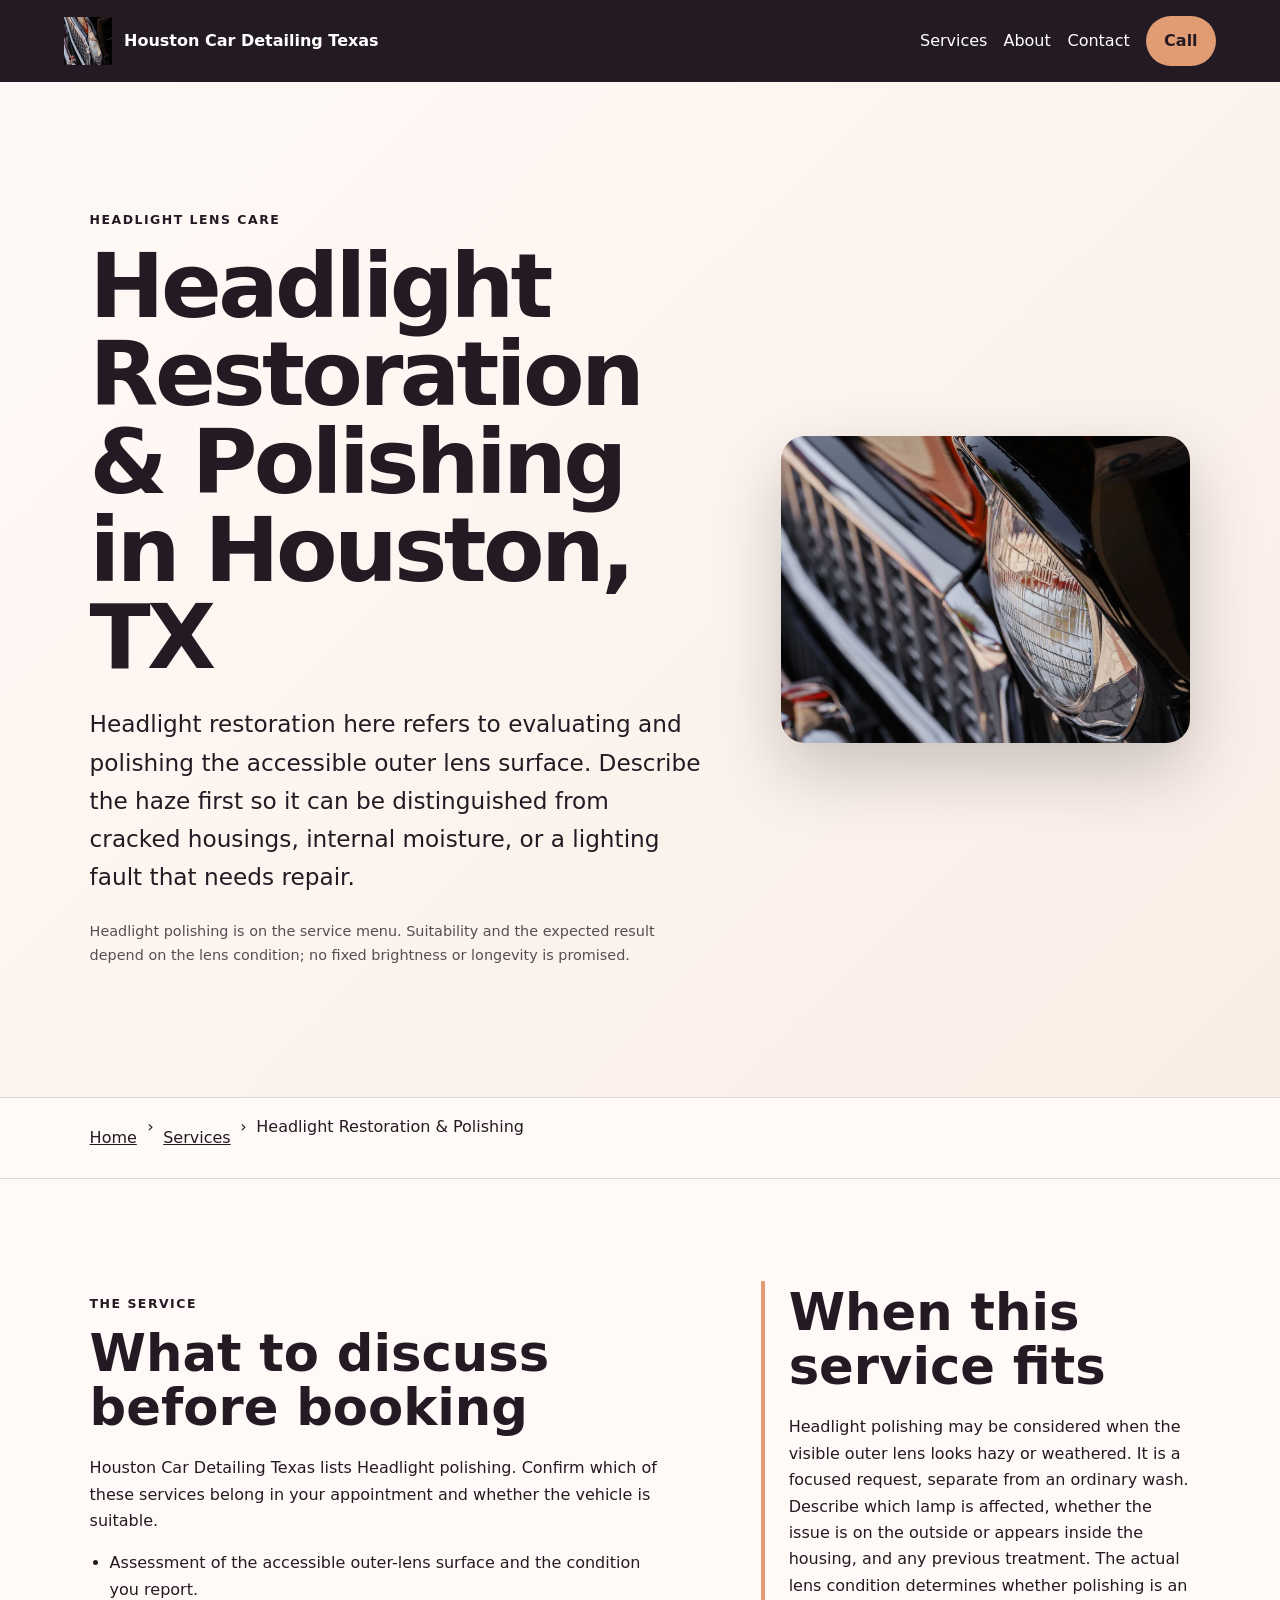
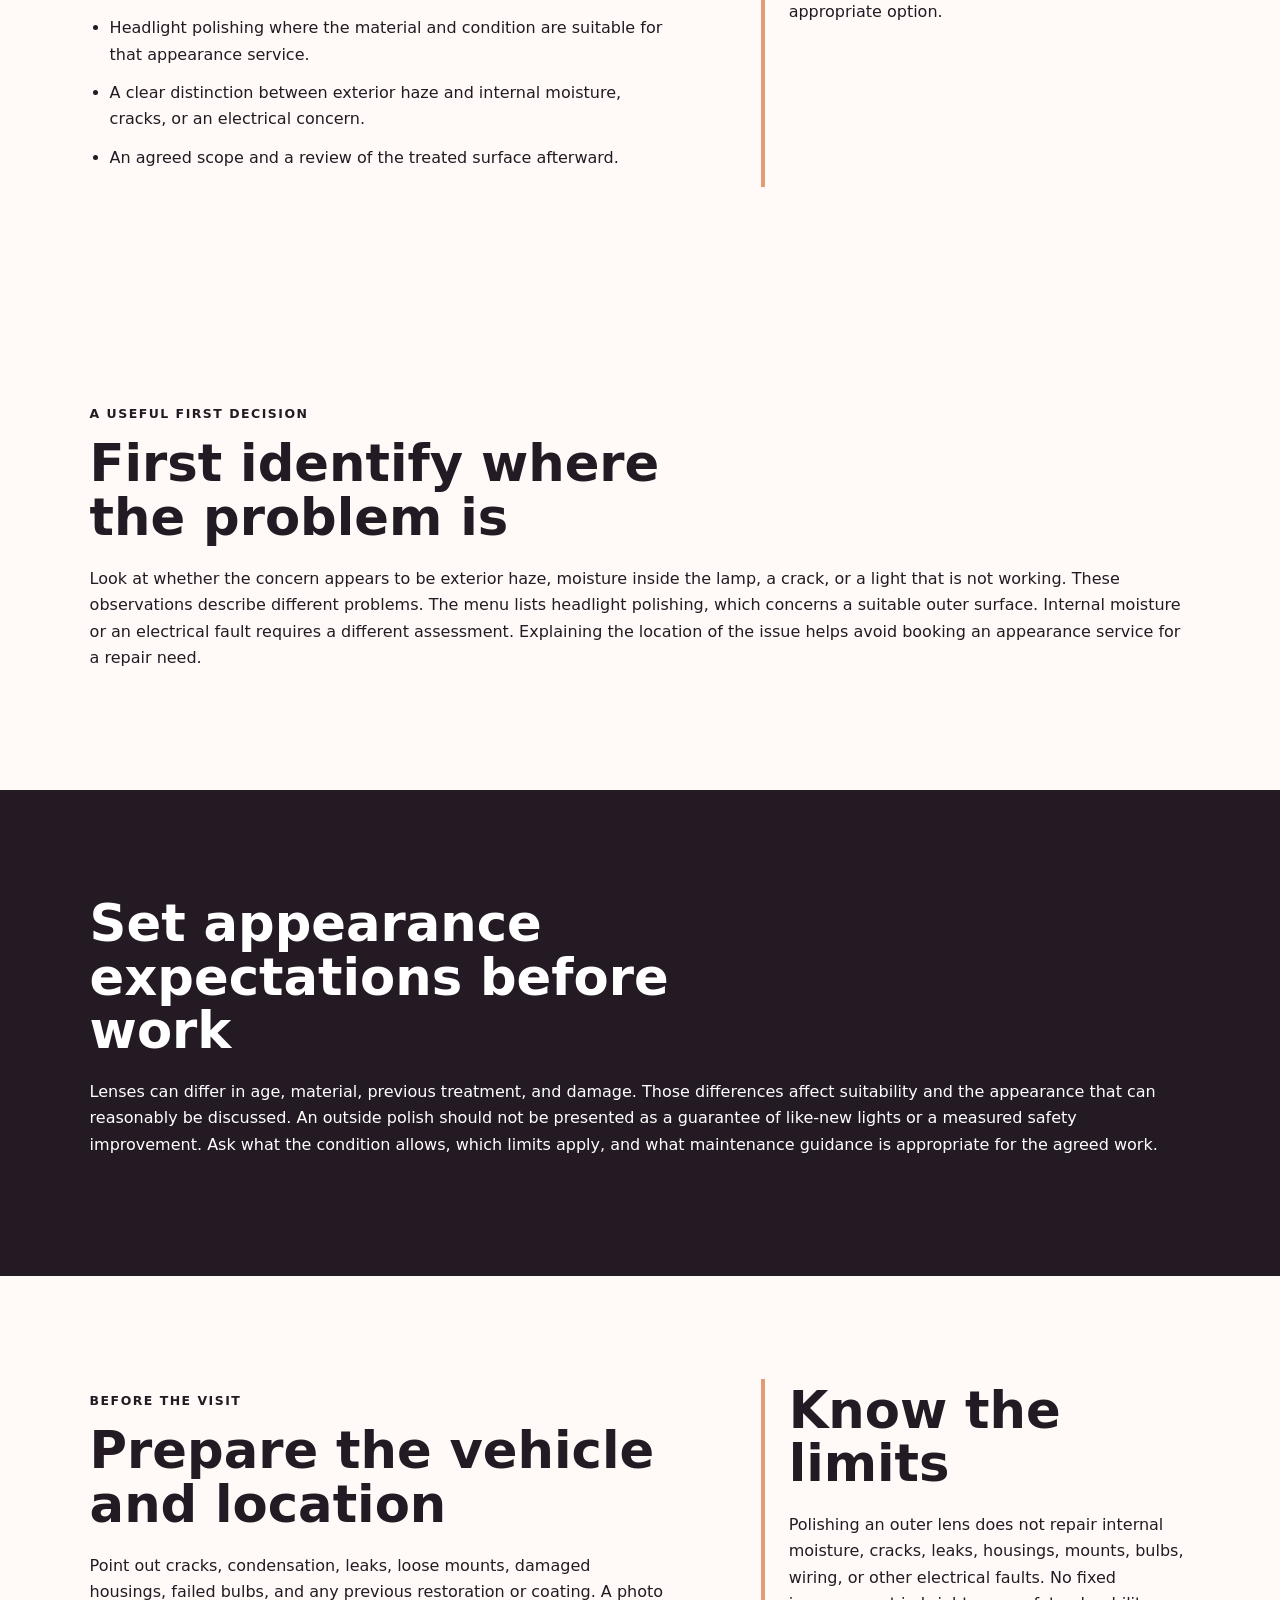
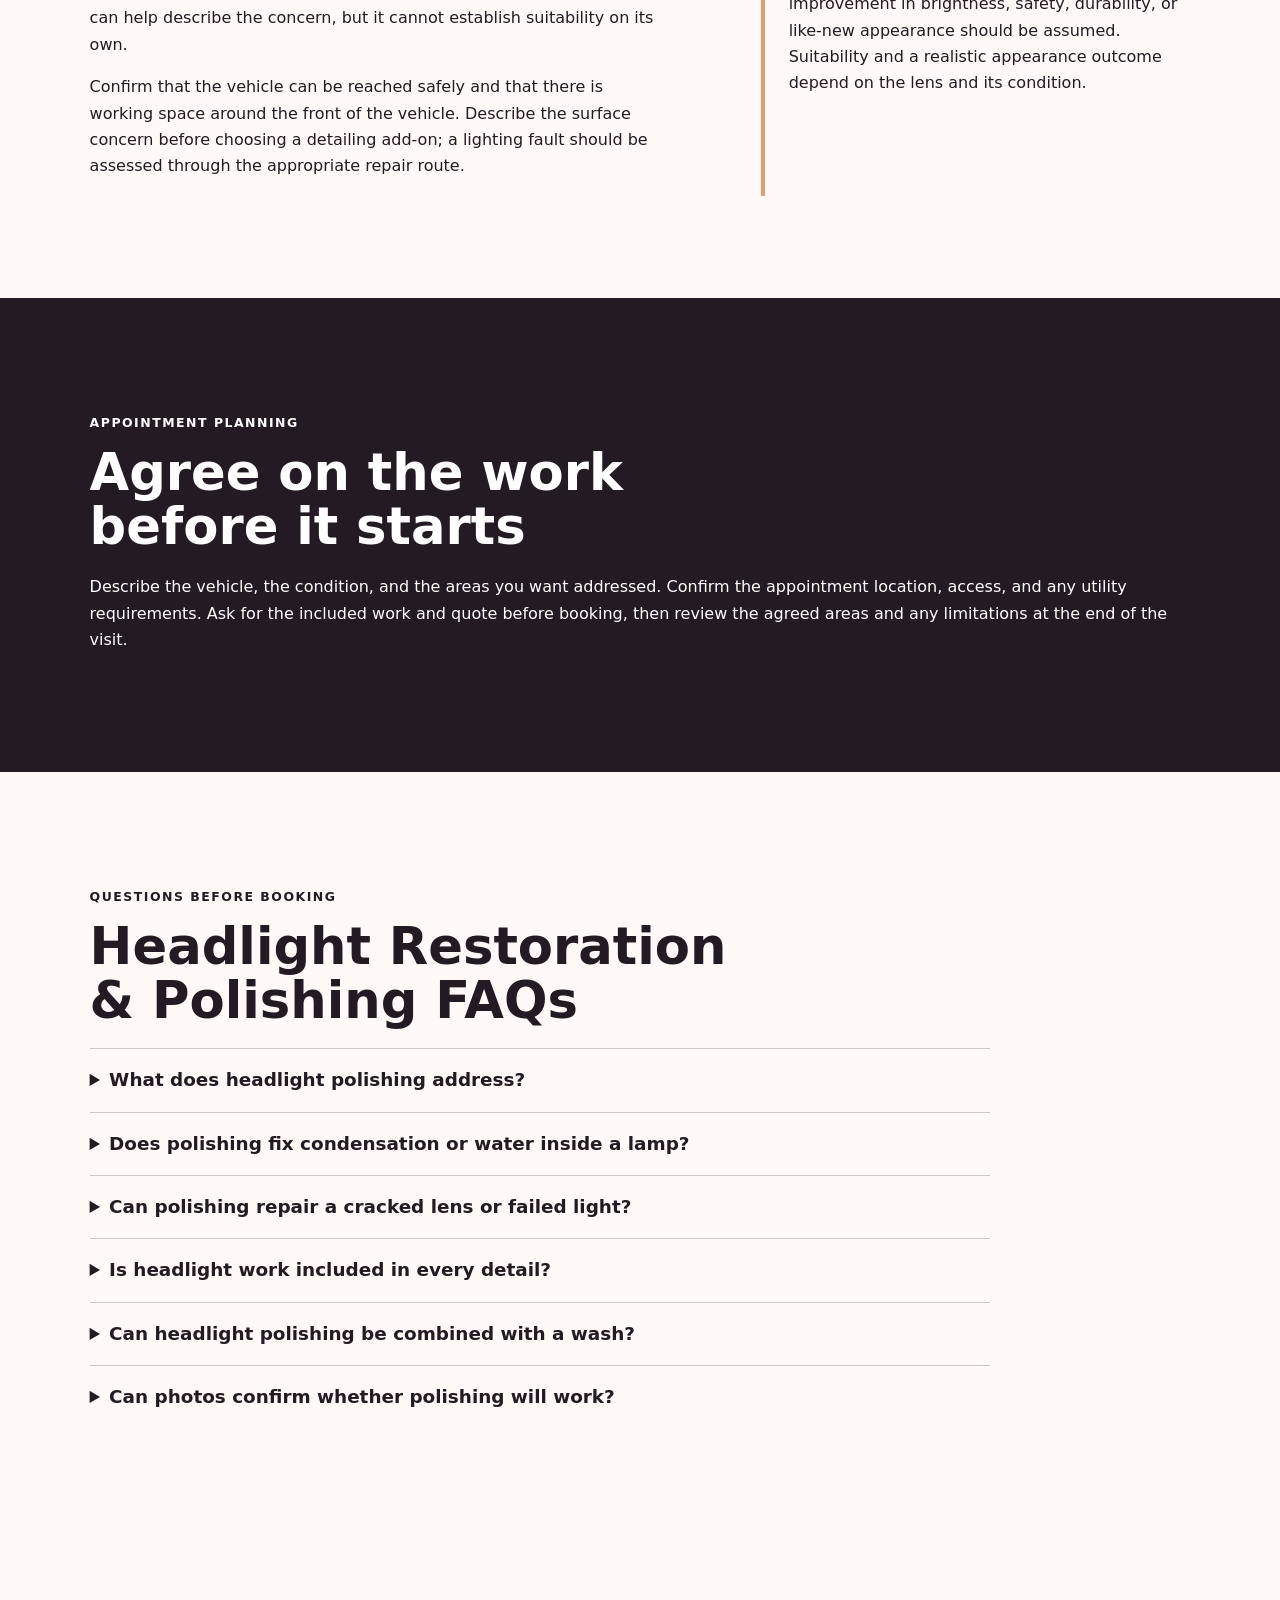
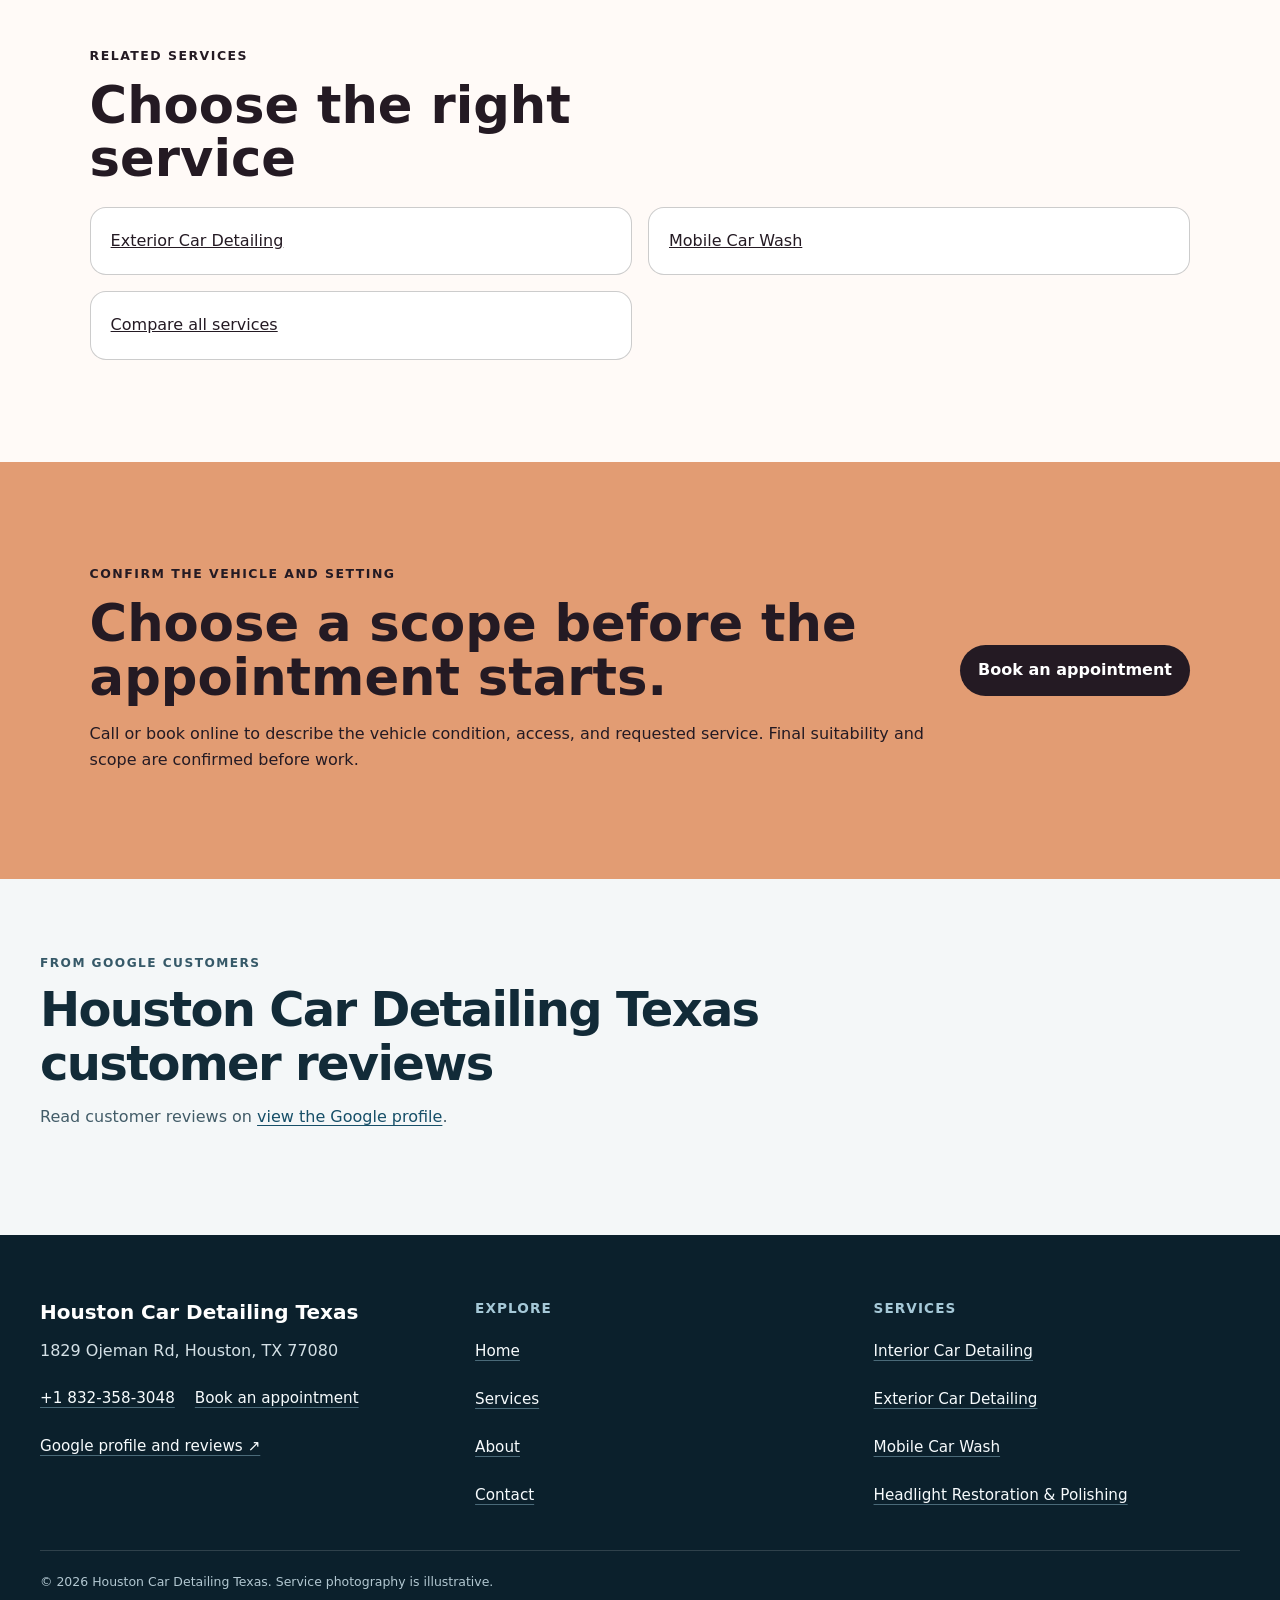
<file: services/headlight-restoration/index.html>
<!doctype html>
<html lang="en"><head>
  <meta charset="utf-8"><meta name="viewport" content="width=device-width,initial-scale=1">
  <title>Headlight Restoration &amp; Polishing in Houston, TX | Houston Car Detailing Texas</title>
  <meta name="description" content="Plan headlight restoration and polishing with Houston Car Detailing Texas in Houston: documented scope, vehicle preparation, access checks, and limitations.">
  <meta name="robots" content="index, follow, max-image-preview:large, max-snippet:-1">
  <link rel="canonical" href="https://houstoncardetailingtexas.shop/services/headlight-restoration/">
  <meta property="og:type" content="website"><meta property="og:title" content="Headlight Restoration &amp; Polishing in Houston, TX | Houston Car Detailing Texas">
  <meta property="og:description" content="Plan headlight restoration and polishing with Houston Car Detailing Texas in Houston: documented scope, vehicle preparation, access checks, and limitations."><meta property="og:url" content="https://houstoncardetailingtexas.shop/services/headlight-restoration/">
  <meta property="og:image" content="https://houstoncardetailingtexas.shop/assets/photos/hero-chrome-detail.webp"><meta name="twitter:card" content="summary_large_image">
  <link rel="icon" href="/assets/photos/hero-chrome-detail.webp"><link rel="stylesheet" href="/seo-pages.css"><script type="application/ld+json">{
  "@context": "https://schema.org",
  "@graph": [
    {
      "@type": "BreadcrumbList",
      "@id": "https://houstoncardetailingtexas.shop/services/headlight-restoration/#breadcrumb",
      "itemListElement": [
        {
          "@type": "ListItem",
          "position": 1,
          "name": "Home",
          "item": "https://houstoncardetailingtexas.shop/"
        },
        {
          "@type": "ListItem",
          "position": 2,
          "name": "Services",
          "item": "https://houstoncardetailingtexas.shop/services/"
        },
        {
          "@type": "ListItem",
          "position": 3,
          "name": "Headlight Restoration & Polishing",
          "item": "https://houstoncardetailingtexas.shop/services/headlight-restoration/"
        }
      ]
    },
    {
      "@type": "WebPage",
      "@id": "https://houstoncardetailingtexas.shop/services/headlight-restoration/#webpage",
      "url": "https://houstoncardetailingtexas.shop/services/headlight-restoration/",
      "name": "Headlight Restoration & Polishing in Houston, TX | Houston Car Detailing Texas",
      "description": "Plan headlight restoration and polishing with Houston Car Detailing Texas in Houston: documented scope, vehicle preparation, access checks, and limitations.",
      "breadcrumb": {
        "@id": "https://houstoncardetailingtexas.shop/services/headlight-restoration/#breadcrumb"
      },
      "isPartOf": {
        "@id": "https://houstoncardetailingtexas.shop/#website"
      },
      "about": {
        "@id": "https://houstoncardetailingtexas.shop/#business"
      }
    },
    {
      "@type": "Service",
      "@id": "https://houstoncardetailingtexas.shop/services/headlight-restoration/#service",
      "name": "Headlight Restoration & Polishing",
      "serviceType": "headlight restoration and polishing",
      "url": "https://houstoncardetailingtexas.shop/services/headlight-restoration/",
      "description": "Headlight polishing is a focused appearance service for suitable exterior lens surfaces; it is assessed separately from a full wash or complete detail.",
      "provider": {
        "@id": "https://houstoncardetailingtexas.shop/#business"
      },
      "areaServed": {
        "@type": "City",
        "name": "Houston"
      }
    },
    {
      "@type": "ImageObject",
      "@id": "https://houstoncardetailingtexas.shop/services/headlight-restoration/#primaryimage",
      "contentUrl": "https://houstoncardetailingtexas.shop/assets/photos/hero-chrome-detail.webp",
      "caption": "Illustrative detailing artwork for Houston Car Detailing Texas",
      "representativeOfPage": true
    }
  ]
}</script>
<link rel="stylesheet" href="/portfolio-components.css">
</head><body style="--pilot-accent:#e29c73;--pilot-dark:#241a23;--pilot-paper:#fffaf7">
<a class="skip-link" href="#content">Skip to content</a>
<header class="pilot-header"><a class="pilot-brand" href="/"><img src="/assets/photos/hero-chrome-detail.webp" width="48" height="48" alt=""><span>Houston Car Detailing Texas</span></a>
<nav aria-label="Primary navigation"><a href="/services/">Services</a><a href="/about/">About</a><a href="/contact/">Contact</a><a class="pilot-call" href="tel:+18323583048">Call</a></nav></header>
<main id="content"><section class="pilot-hero"><div><p class="eyebrow">Headlight lens care</p><h1>Headlight Restoration &amp; Polishing in Houston, TX</h1><p class="pilot-answer">Headlight restoration here refers to evaluating and polishing the accessible outer lens surface. Describe the haze first so it can be distinguished from cracked housings, internal moisture, or a lighting fault that needs repair.</p><p class="pilot-proof">Headlight polishing is on the service menu. Suitability and the expected result depend on the lens condition; no fixed brightness or longevity is promised.</p></div><img alt="Illustrative detailing artwork for Houston Car Detailing Texas" fetchpriority="high" height="720" src="/assets/photos/hero-chrome-detail.webp" width="960"/></section>
<nav aria-label="Breadcrumb" class="breadcrumbs"><a href="/">Home</a><span>›</span><a href="/services/">Services</a><span>›</span><span>Headlight Restoration &amp; Polishing</span></nav>
<section class="pilot-section pilot-grid"><div><p class="eyebrow">The service</p><h2>What to discuss before booking</h2><p>Houston Car Detailing Texas lists Headlight polishing. Confirm which of these services belong in your appointment and whether the vehicle is suitable.</p><ul class="checklist"><li>Assessment of the accessible outer-lens surface and the condition you report.</li><li>Headlight polishing where the material and condition are suitable for that appearance service.</li><li>A clear distinction between exterior haze and internal moisture, cracks, or an electrical concern.</li><li>An agreed scope and a review of the treated surface afterward.</li></ul></div><aside><h2>When this service fits</h2><p>Headlight polishing may be considered when the visible outer lens looks hazy or weathered. It is a focused request, separate from an ordinary wash. Describe which lamp is affected, whether the issue is on the outside or appears inside the housing, and any previous treatment. The actual lens condition determines whether polishing is an appropriate option.</p></aside></section>
<section class="pilot-section"><p class="eyebrow">A useful first decision</p><h2>First identify where the problem is</h2><p>Look at whether the concern appears to be exterior haze, moisture inside the lamp, a crack, or a light that is not working. These observations describe different problems. The menu lists headlight polishing, which concerns a suitable outer surface. Internal moisture or an electrical fault requires a different assessment. Explaining the location of the issue helps avoid booking an appearance service for a repair need.</p></section><section class="pilot-section tone"><h2>Set appearance expectations before work</h2><p>Lenses can differ in age, material, previous treatment, and damage. Those differences affect suitability and the appearance that can reasonably be discussed. An outside polish should not be presented as a guarantee of like-new lights or a measured safety improvement. Ask what the condition allows, which limits apply, and what maintenance guidance is appropriate for the agreed work.</p></section>
<section class="pilot-section pilot-grid"><div><p class="eyebrow">Before the visit</p><h2>Prepare the vehicle and location</h2><p>Point out cracks, condensation, leaks, loose mounts, damaged housings, failed bulbs, and any previous restoration or coating. A photo can help describe the concern, but it cannot establish suitability on its own.</p><p>Confirm that the vehicle can be reached safely and that there is working space around the front of the vehicle. Describe the surface concern before choosing a detailing add-on; a lighting fault should be assessed through the appropriate repair route.</p></div><aside><h2>Know the limits</h2><p>Polishing an outer lens does not repair internal moisture, cracks, leaks, housings, mounts, bulbs, wiring, or other electrical faults. No fixed improvement in brightness, safety, durability, or like-new appearance should be assumed. Suitability and a realistic appearance outcome depend on the lens and its condition.</p></aside></section>
<section class="pilot-section tone"><p class="eyebrow">Appointment planning</p><h2>Agree on the work before it starts</h2><p>Describe the vehicle, the condition, and the areas you want addressed. Confirm the appointment location, access, and any utility requirements. Ask for the included work and quote before booking, then review the agreed areas and any limitations at the end of the visit.</p></section>
<section class="pilot-section"><p class="eyebrow">Questions before booking</p><h2>Headlight Restoration &amp; Polishing FAQs</h2><div class="faq-list"><details><summary>What does headlight polishing address?</summary><p>It is an appearance service for suitable outer-lens surfaces. Exterior haze can be assessed for polishing, but the actual material and condition must be reviewed before work is agreed.</p></details><details><summary>Does polishing fix condensation or water inside a lamp?</summary><p>No. An exterior polish does not fix internal moisture, a leak, or a damaged housing. Describe those signs before booking so a different repair need is not mistaken for surface haze.</p></details><details><summary>Can polishing repair a cracked lens or failed light?</summary><p>No. Cracks, loose mounts, failed bulbs, wiring faults, and similar damage are different repair paths. Headlight polishing should not be represented as a substitute.</p></details><details><summary>Is headlight work included in every detail?</summary><p>No. It is separately listed on the menu. Confirm whether it is part of your quote and whether one or both lenses are being considered.</p></details><details><summary>Can headlight polishing be combined with a wash?</summary><p>Both services are listed. Request them together and confirm the separate scopes and quote; a wash does not automatically include headlight polishing.</p></details><details><summary>Can photos confirm whether polishing will work?</summary><p>Photos can help describe visible haze or damage, but lighting and viewing angle can hide details. The actual condition still needs to be assessed before suitability or a result is represented.</p></details></div></section>
<section class="pilot-section related"><p class="eyebrow">Related services</p><h2>Choose the right service</h2><div class="related-links"><a href="/services/exterior-car-detailing/">Exterior Car Detailing</a><a href="/services/mobile-car-wash/">Mobile Car Wash</a><a href="/services/">Compare all services</a></div></section>
<section class="pilot-cta"><div><p class="eyebrow">Confirm the vehicle and setting</p><h2>Choose a scope before the appointment starts.</h2><p>Call or book online to describe the vehicle condition, access, and requested service. Final suitability and scope are confirmed before work.</p></div><a class="pilot-button" href="/scheduling">Book an appointment</a></section>
<!-- PORTFOLIO-REVIEWS:START --><section class="portfolio-reviews" aria-labelledby="portfolio-reviews-title"><div class="portfolio-reviews__heading"><div><p class="portfolio-reviews__kicker">From Google customers</p><h2 id="portfolio-reviews-title">Houston Car Detailing Texas customer reviews</h2><p class="portfolio-reviews__intro">Read customer reviews on <a href="https://www.google.com/maps?cid=11870275428945920919" target="_blank" rel="noopener noreferrer">view the Google profile</a>.</p></div></div></section><!-- PORTFOLIO-REVIEWS:END -->
</main><footer class="portfolio-footer"><div class="portfolio-footer__grid"><div><strong class="portfolio-footer__name">Houston Car Detailing Texas</strong><address>1829 Ojeman Rd, Houston, TX 77080</address><div class="portfolio-footer__contact"><a href="tel:+18323583048">+1 832-358-3048</a><a href="/scheduling">Book an appointment</a></div><a href="https://www.google.com/maps?cid=11870275428945920919" target="_blank" rel="noopener noreferrer">Google profile and reviews ↗</a></div><div><h2>Explore</h2><nav aria-label="Footer navigation"><a href="/">Home</a><a href="/services/">Services</a><a href="/about/">About</a><a href="/contact/">Contact</a></nav></div><div><h2>Services</h2><nav aria-label="Service pages"><a href="/services/interior-car-detailing/">Interior Car Detailing</a><a href="/services/exterior-car-detailing/">Exterior Car Detailing</a><a href="/services/mobile-car-wash/">Mobile Car Wash</a><a href="/services/headlight-restoration/">Headlight Restoration &amp; Polishing</a></nav></div></div><p class="portfolio-footer__bottom">© <span id="year">2026</span> Houston Car Detailing Texas. Service photography is illustrative.</p></footer>
<script src="/portfolio-components.js" defer></script>
</body></html>
</file>
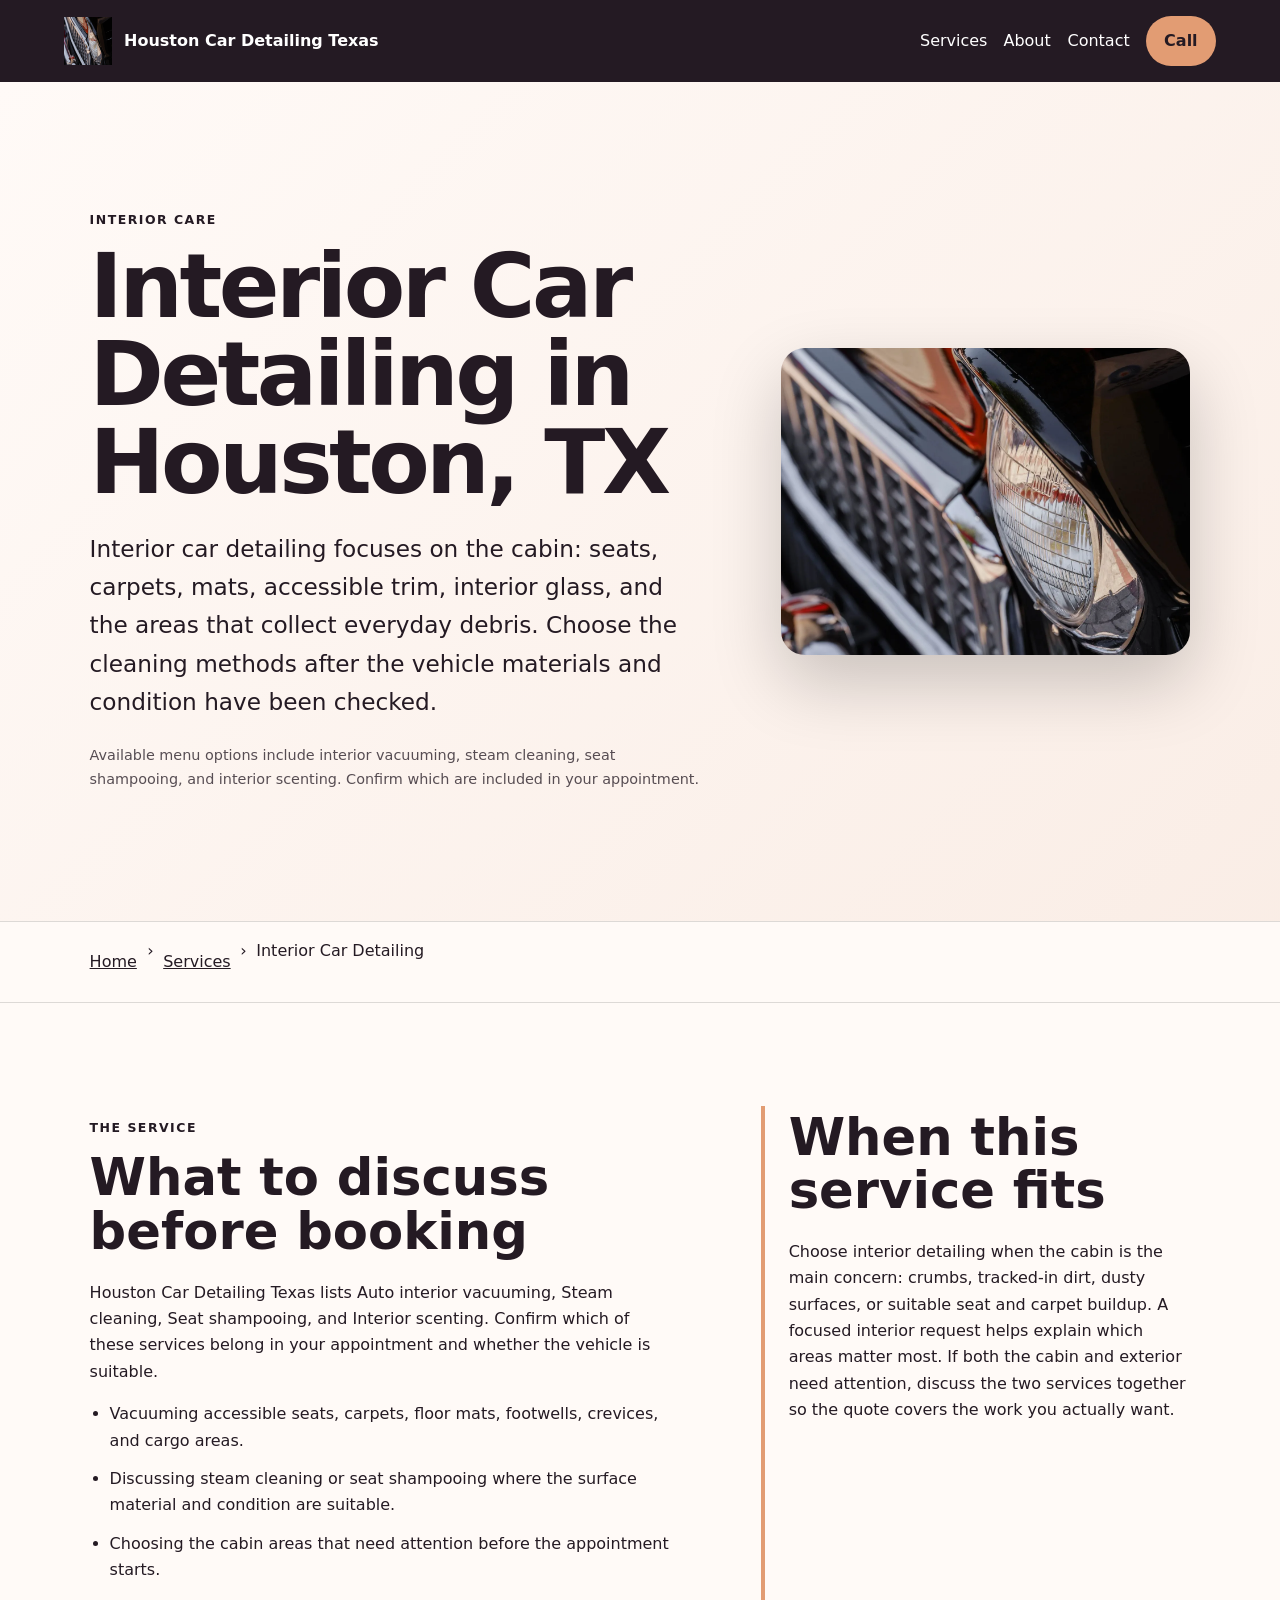
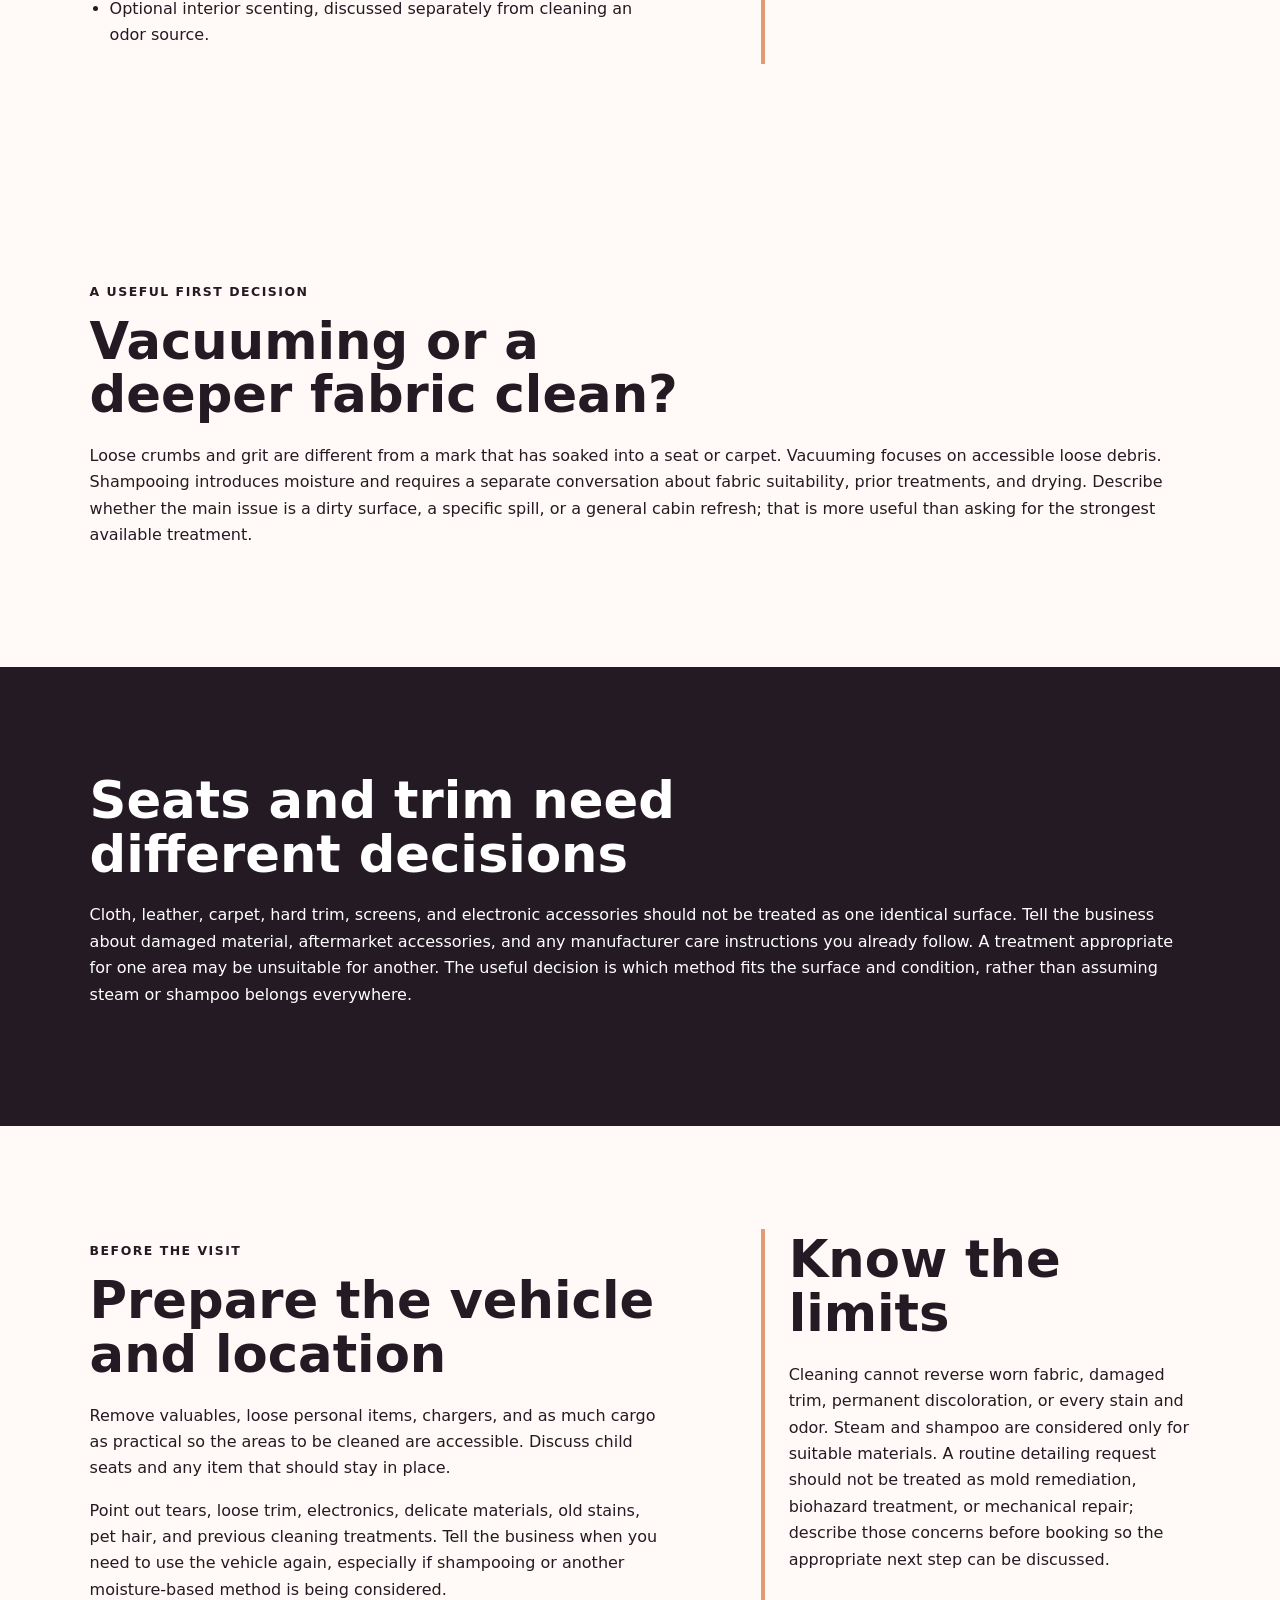
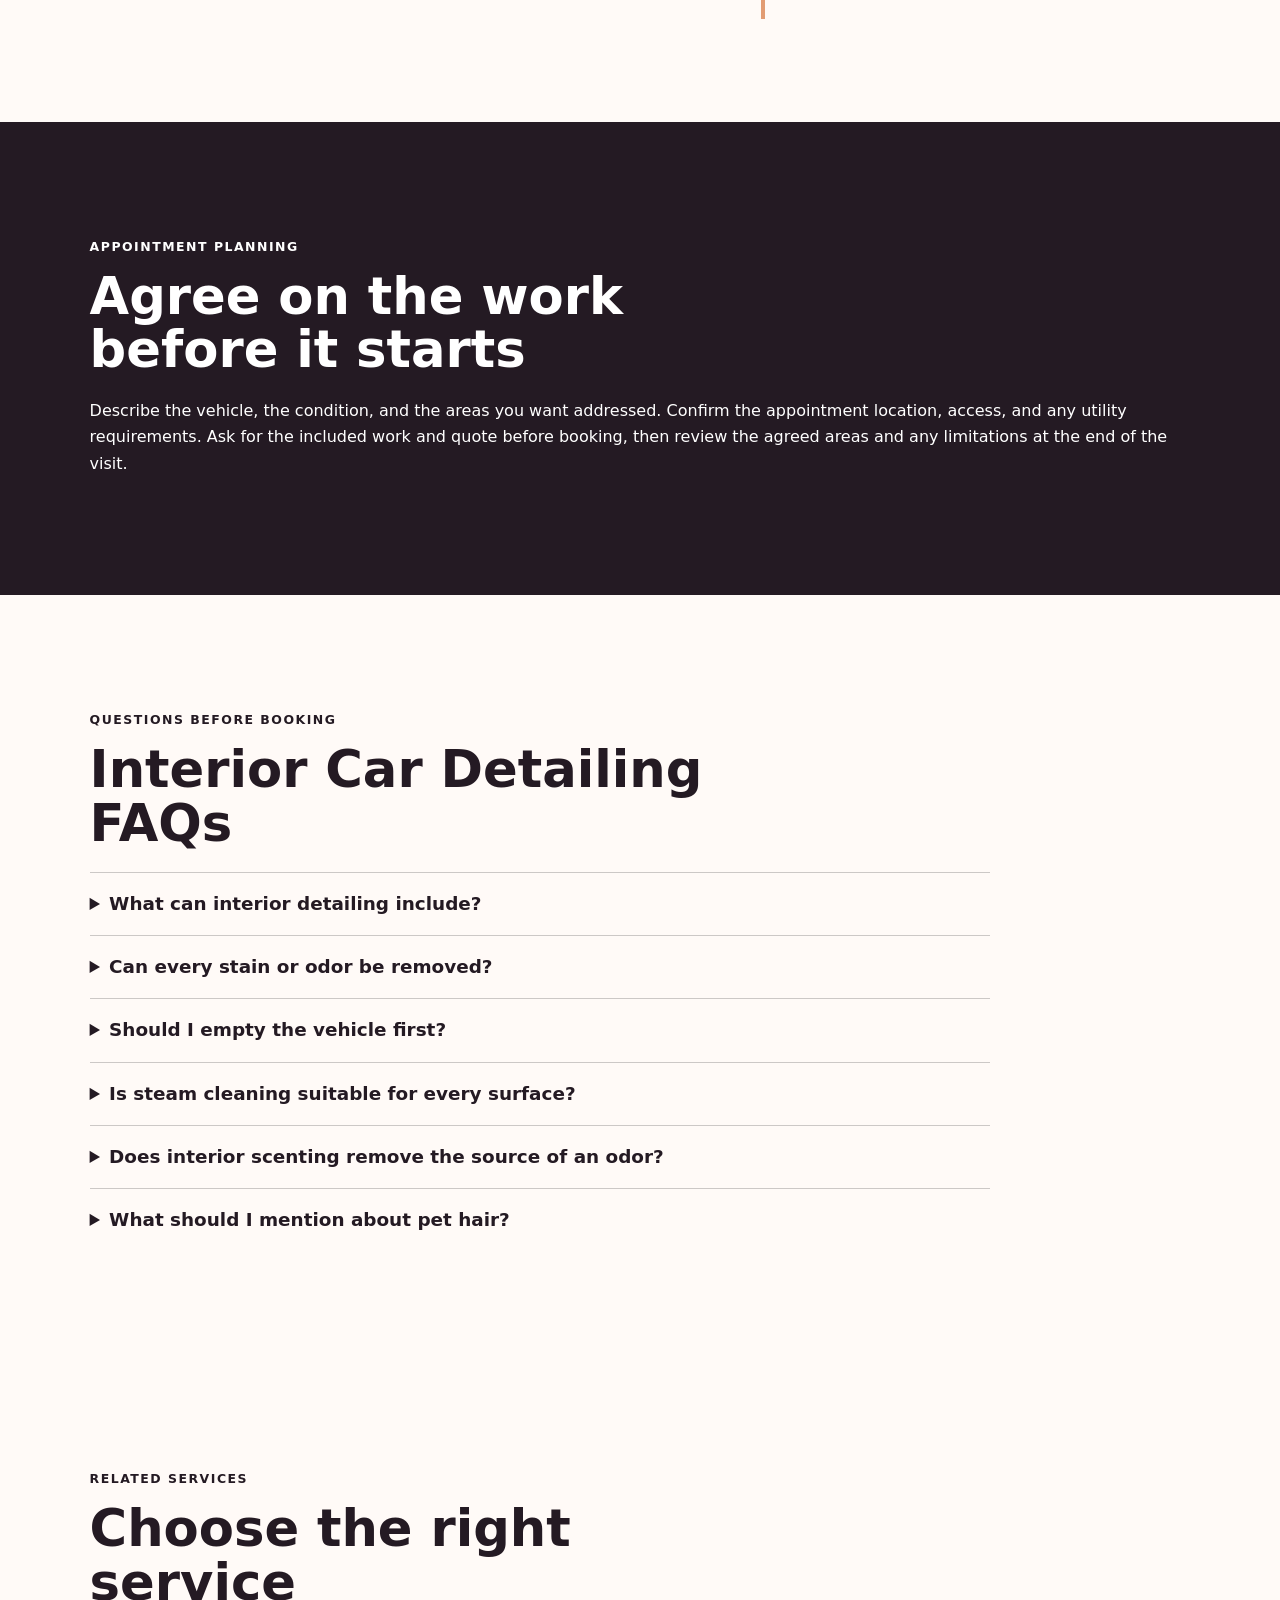
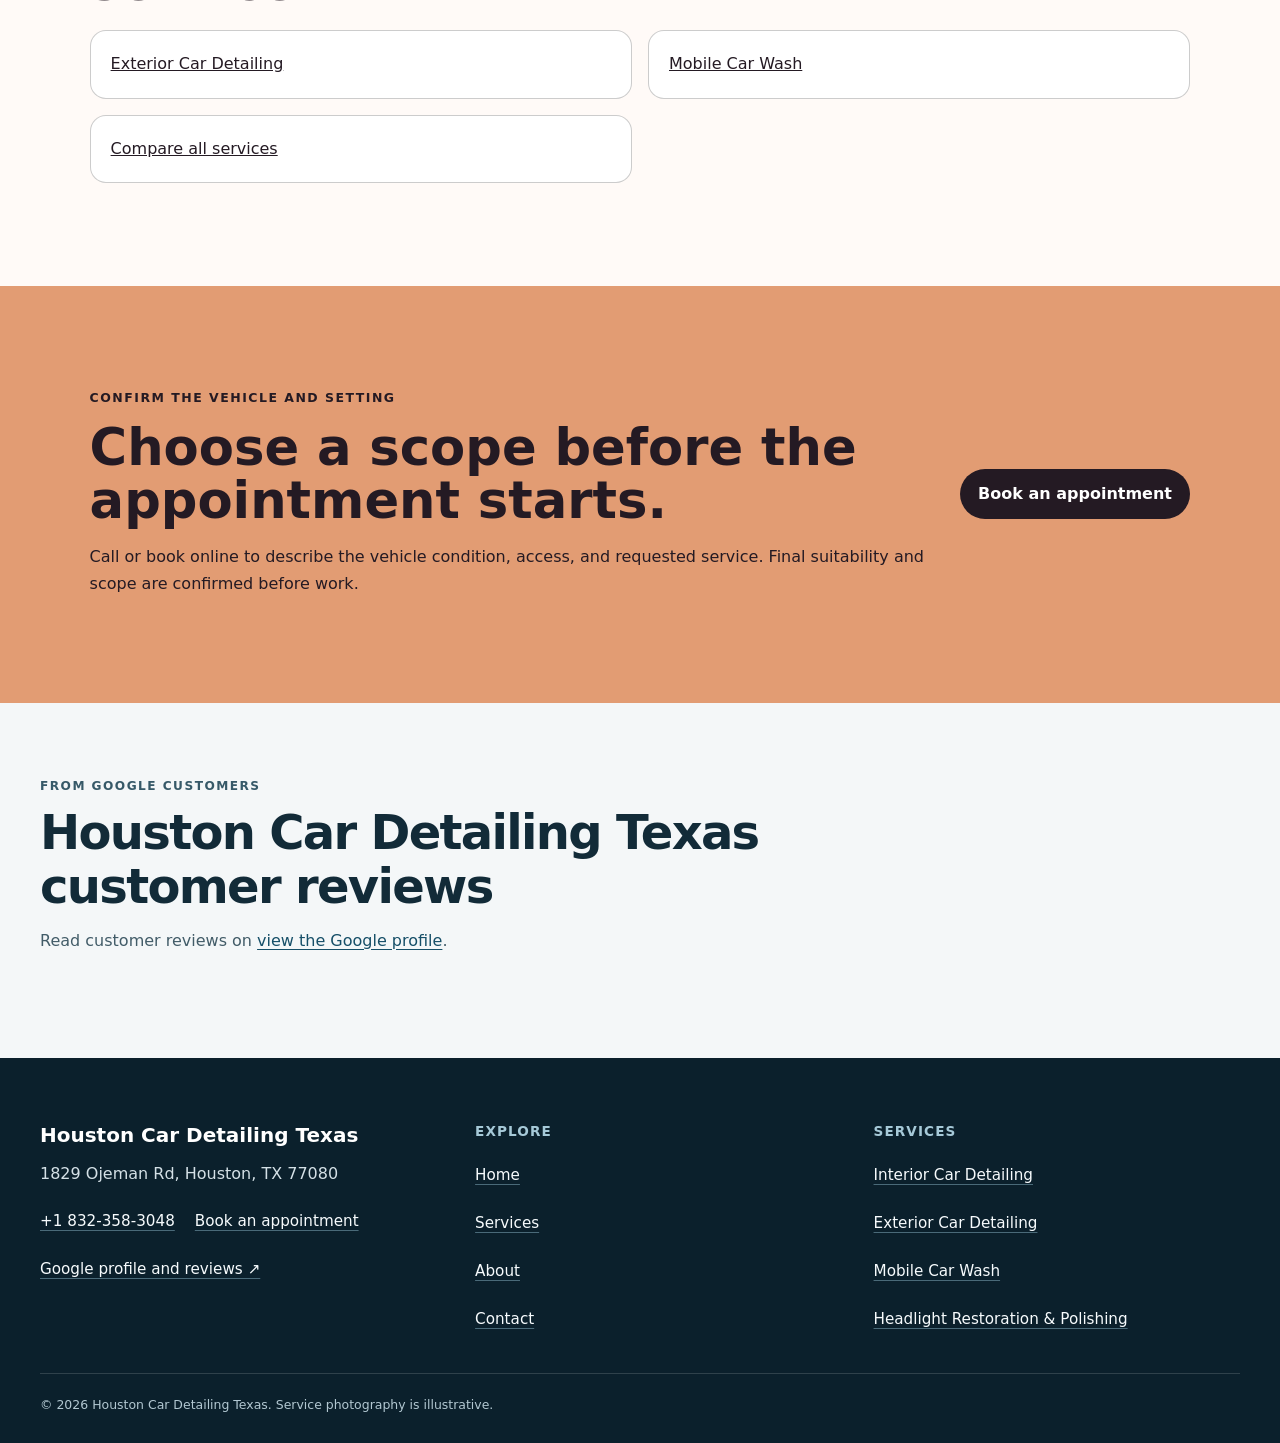
<file: services/interior-car-detailing/index.html>
<!doctype html>
<html lang="en"><head>
  <meta charset="utf-8"><meta name="viewport" content="width=device-width,initial-scale=1">
  <title>Interior Car Detailing in Houston, TX | Houston Car Detailing Texas</title>
  <meta name="description" content="Plan interior car detailing with Houston Car Detailing Texas in Houston: documented scope, vehicle preparation, access checks, and limitations.">
  <meta name="robots" content="index, follow, max-image-preview:large, max-snippet:-1">
  <link rel="canonical" href="https://houstoncardetailingtexas.shop/services/interior-car-detailing/">
  <meta property="og:type" content="website"><meta property="og:title" content="Interior Car Detailing in Houston, TX | Houston Car Detailing Texas">
  <meta property="og:description" content="Plan interior car detailing with Houston Car Detailing Texas in Houston: documented scope, vehicle preparation, access checks, and limitations."><meta property="og:url" content="https://houstoncardetailingtexas.shop/services/interior-car-detailing/">
  <meta property="og:image" content="https://houstoncardetailingtexas.shop/assets/photos/hero-chrome-detail.webp"><meta name="twitter:card" content="summary_large_image">
  <link rel="icon" href="/assets/photos/hero-chrome-detail.webp"><link rel="stylesheet" href="/seo-pages.css"><script type="application/ld+json">{
  "@context": "https://schema.org",
  "@graph": [
    {
      "@type": "BreadcrumbList",
      "@id": "https://houstoncardetailingtexas.shop/services/interior-car-detailing/#breadcrumb",
      "itemListElement": [
        {
          "@type": "ListItem",
          "position": 1,
          "name": "Home",
          "item": "https://houstoncardetailingtexas.shop/"
        },
        {
          "@type": "ListItem",
          "position": 2,
          "name": "Services",
          "item": "https://houstoncardetailingtexas.shop/services/"
        },
        {
          "@type": "ListItem",
          "position": 3,
          "name": "Interior Car Detailing",
          "item": "https://houstoncardetailingtexas.shop/services/interior-car-detailing/"
        }
      ]
    },
    {
      "@type": "WebPage",
      "@id": "https://houstoncardetailingtexas.shop/services/interior-car-detailing/#webpage",
      "url": "https://houstoncardetailingtexas.shop/services/interior-car-detailing/",
      "name": "Interior Car Detailing in Houston, TX | Houston Car Detailing Texas",
      "description": "Plan interior car detailing with Houston Car Detailing Texas in Houston: documented scope, vehicle preparation, access checks, and limitations.",
      "breadcrumb": {
        "@id": "https://houstoncardetailingtexas.shop/services/interior-car-detailing/#breadcrumb"
      },
      "isPartOf": {
        "@id": "https://houstoncardetailingtexas.shop/#website"
      },
      "about": {
        "@id": "https://houstoncardetailingtexas.shop/#business"
      }
    },
    {
      "@type": "Service",
      "@id": "https://houstoncardetailingtexas.shop/services/interior-car-detailing/#service",
      "name": "Interior Car Detailing",
      "serviceType": "interior car detailing",
      "url": "https://houstoncardetailingtexas.shop/services/interior-car-detailing/",
      "description": "Interior car detailing focuses on the cabin: visible debris, carpets, floor mats, seats, footwells, crevices, cargo areas, and suitable high-use surfaces.",
      "provider": {
        "@id": "https://houstoncardetailingtexas.shop/#business"
      },
      "areaServed": {
        "@type": "City",
        "name": "Houston"
      }
    },
    {
      "@type": "ImageObject",
      "@id": "https://houstoncardetailingtexas.shop/services/interior-car-detailing/#primaryimage",
      "contentUrl": "https://houstoncardetailingtexas.shop/assets/photos/hero-chrome-detail.webp",
      "caption": "Illustrative detailing artwork for Houston Car Detailing Texas",
      "representativeOfPage": true
    }
  ]
}</script>
<link rel="stylesheet" href="/portfolio-components.css">
</head><body style="--pilot-accent:#e29c73;--pilot-dark:#241a23;--pilot-paper:#fffaf7">
<a class="skip-link" href="#content">Skip to content</a>
<header class="pilot-header"><a class="pilot-brand" href="/"><img src="/assets/photos/hero-chrome-detail.webp" width="48" height="48" alt=""><span>Houston Car Detailing Texas</span></a>
<nav aria-label="Primary navigation"><a href="/services/">Services</a><a href="/about/">About</a><a href="/contact/">Contact</a><a class="pilot-call" href="tel:+18323583048">Call</a></nav></header>
<main id="content"><section class="pilot-hero"><div><p class="eyebrow">Interior care</p><h1>Interior Car Detailing in Houston, TX</h1><p class="pilot-answer">Interior car detailing focuses on the cabin: seats, carpets, mats, accessible trim, interior glass, and the areas that collect everyday debris. Choose the cleaning methods after the vehicle materials and condition have been checked.</p><p class="pilot-proof">Available menu options include interior vacuuming, steam cleaning, seat shampooing, and interior scenting. Confirm which are included in your appointment.</p></div><img alt="Illustrative detailing artwork for Houston Car Detailing Texas" fetchpriority="high" height="720" src="/assets/photos/hero-chrome-detail.webp" width="960"/></section>
<nav aria-label="Breadcrumb" class="breadcrumbs"><a href="/">Home</a><span>›</span><a href="/services/">Services</a><span>›</span><span>Interior Car Detailing</span></nav>
<section class="pilot-section pilot-grid"><div><p class="eyebrow">The service</p><h2>What to discuss before booking</h2><p>Houston Car Detailing Texas lists Auto interior vacuuming, Steam cleaning, Seat shampooing, and Interior scenting. Confirm which of these services belong in your appointment and whether the vehicle is suitable.</p><ul class="checklist"><li>Vacuuming accessible seats, carpets, floor mats, footwells, crevices, and cargo areas.</li><li>Discussing steam cleaning or seat shampooing where the surface material and condition are suitable.</li><li>Choosing the cabin areas that need attention before the appointment starts.</li><li>Optional interior scenting, discussed separately from cleaning an odor source.</li></ul></div><aside><h2>When this service fits</h2><p>Choose interior detailing when the cabin is the main concern: crumbs, tracked-in dirt, dusty surfaces, or suitable seat and carpet buildup. A focused interior request helps explain which areas matter most. If both the cabin and exterior need attention, discuss the two services together so the quote covers the work you actually want.</p></aside></section>
<section class="pilot-section"><p class="eyebrow">A useful first decision</p><h2>Vacuuming or a deeper fabric clean?</h2><p>Loose crumbs and grit are different from a mark that has soaked into a seat or carpet. Vacuuming focuses on accessible loose debris. Shampooing introduces moisture and requires a separate conversation about fabric suitability, prior treatments, and drying. Describe whether the main issue is a dirty surface, a specific spill, or a general cabin refresh; that is more useful than asking for the strongest available treatment.</p></section><section class="pilot-section tone"><h2>Seats and trim need different decisions</h2><p>Cloth, leather, carpet, hard trim, screens, and electronic accessories should not be treated as one identical surface. Tell the business about damaged material, aftermarket accessories, and any manufacturer care instructions you already follow. A treatment appropriate for one area may be unsuitable for another. The useful decision is which method fits the surface and condition, rather than assuming steam or shampoo belongs everywhere.</p></section>
<section class="pilot-section pilot-grid"><div><p class="eyebrow">Before the visit</p><h2>Prepare the vehicle and location</h2><p>Remove valuables, loose personal items, chargers, and as much cargo as practical so the areas to be cleaned are accessible. Discuss child seats and any item that should stay in place.</p><p>Point out tears, loose trim, electronics, delicate materials, old stains, pet hair, and previous cleaning treatments. Tell the business when you need to use the vehicle again, especially if shampooing or another moisture-based method is being considered.</p></div><aside><h2>Know the limits</h2><p>Cleaning cannot reverse worn fabric, damaged trim, permanent discoloration, or every stain and odor. Steam and shampoo are considered only for suitable materials. A routine detailing request should not be treated as mold remediation, biohazard treatment, or mechanical repair; describe those concerns before booking so the appropriate next step can be discussed.</p></aside></section>
<section class="pilot-section tone"><p class="eyebrow">Appointment planning</p><h2>Agree on the work before it starts</h2><p>Describe the vehicle, the condition, and the areas you want addressed. Confirm the appointment location, access, and any utility requirements. Ask for the included work and quote before booking, then review the agreed areas and any limitations at the end of the visit.</p></section>
<section class="pilot-section"><p class="eyebrow">Questions before booking</p><h2>Interior Car Detailing FAQs</h2><div class="faq-list"><details><summary>What can interior detailing include?</summary><p>The menu includes interior vacuuming, steam cleaning, seat shampooing, and interior scenting. The exact combination depends on the vehicle, the material, and the scope agreed before the visit; each method is not automatically included in every request.</p></details><details><summary>Can every stain or odor be removed?</summary><p>No result should be promised without assessing the material and cause. Old stains, prior treatments, permanent discoloration, and an inaccessible odor source can limit what cleaning achieves.</p></details><details><summary>Should I empty the vehicle first?</summary><p>Remove valuables and as many loose belongings as practical. Discuss child seats, cargo, and items that need to stay in place so access and priorities are clear.</p></details><details><summary>Is steam cleaning suitable for every surface?</summary><p>No. Steam is considered only for suitable materials and conditions. Tell the business about electronics, delicate trim, existing damage, and previous treatments before a method is agreed.</p></details><details><summary>Does interior scenting remove the source of an odor?</summary><p>A fragrance can change how the cabin smells, but it is not evidence that the source was removed. Describe the odor and its history so cleaning and any limits can be discussed first.</p></details><details><summary>What should I mention about pet hair?</summary><p>Describe how much hair is present, which areas are affected, and the seat or carpet material. Embedded hair can change the effort required, so discuss it before the scope and quote are confirmed.</p></details></div></section>
<section class="pilot-section related"><p class="eyebrow">Related services</p><h2>Choose the right service</h2><div class="related-links"><a href="/services/exterior-car-detailing/">Exterior Car Detailing</a><a href="/services/mobile-car-wash/">Mobile Car Wash</a><a href="/services/">Compare all services</a></div></section>
<section class="pilot-cta"><div><p class="eyebrow">Confirm the vehicle and setting</p><h2>Choose a scope before the appointment starts.</h2><p>Call or book online to describe the vehicle condition, access, and requested service. Final suitability and scope are confirmed before work.</p></div><a class="pilot-button" href="/scheduling">Book an appointment</a></section>
<!-- PORTFOLIO-REVIEWS:START --><section class="portfolio-reviews" aria-labelledby="portfolio-reviews-title"><div class="portfolio-reviews__heading"><div><p class="portfolio-reviews__kicker">From Google customers</p><h2 id="portfolio-reviews-title">Houston Car Detailing Texas customer reviews</h2><p class="portfolio-reviews__intro">Read customer reviews on <a href="https://www.google.com/maps?cid=11870275428945920919" target="_blank" rel="noopener noreferrer">view the Google profile</a>.</p></div></div></section><!-- PORTFOLIO-REVIEWS:END -->
</main><footer class="portfolio-footer"><div class="portfolio-footer__grid"><div><strong class="portfolio-footer__name">Houston Car Detailing Texas</strong><address>1829 Ojeman Rd, Houston, TX 77080</address><div class="portfolio-footer__contact"><a href="tel:+18323583048">+1 832-358-3048</a><a href="/scheduling">Book an appointment</a></div><a href="https://www.google.com/maps?cid=11870275428945920919" target="_blank" rel="noopener noreferrer">Google profile and reviews ↗</a></div><div><h2>Explore</h2><nav aria-label="Footer navigation"><a href="/">Home</a><a href="/services/">Services</a><a href="/about/">About</a><a href="/contact/">Contact</a></nav></div><div><h2>Services</h2><nav aria-label="Service pages"><a href="/services/interior-car-detailing/">Interior Car Detailing</a><a href="/services/exterior-car-detailing/">Exterior Car Detailing</a><a href="/services/mobile-car-wash/">Mobile Car Wash</a><a href="/services/headlight-restoration/">Headlight Restoration &amp; Polishing</a></nav></div></div><p class="portfolio-footer__bottom">© <span id="year">2026</span> Houston Car Detailing Texas. Service photography is illustrative.</p></footer>
<script src="/portfolio-components.js" defer></script>
</body></html>
</file>
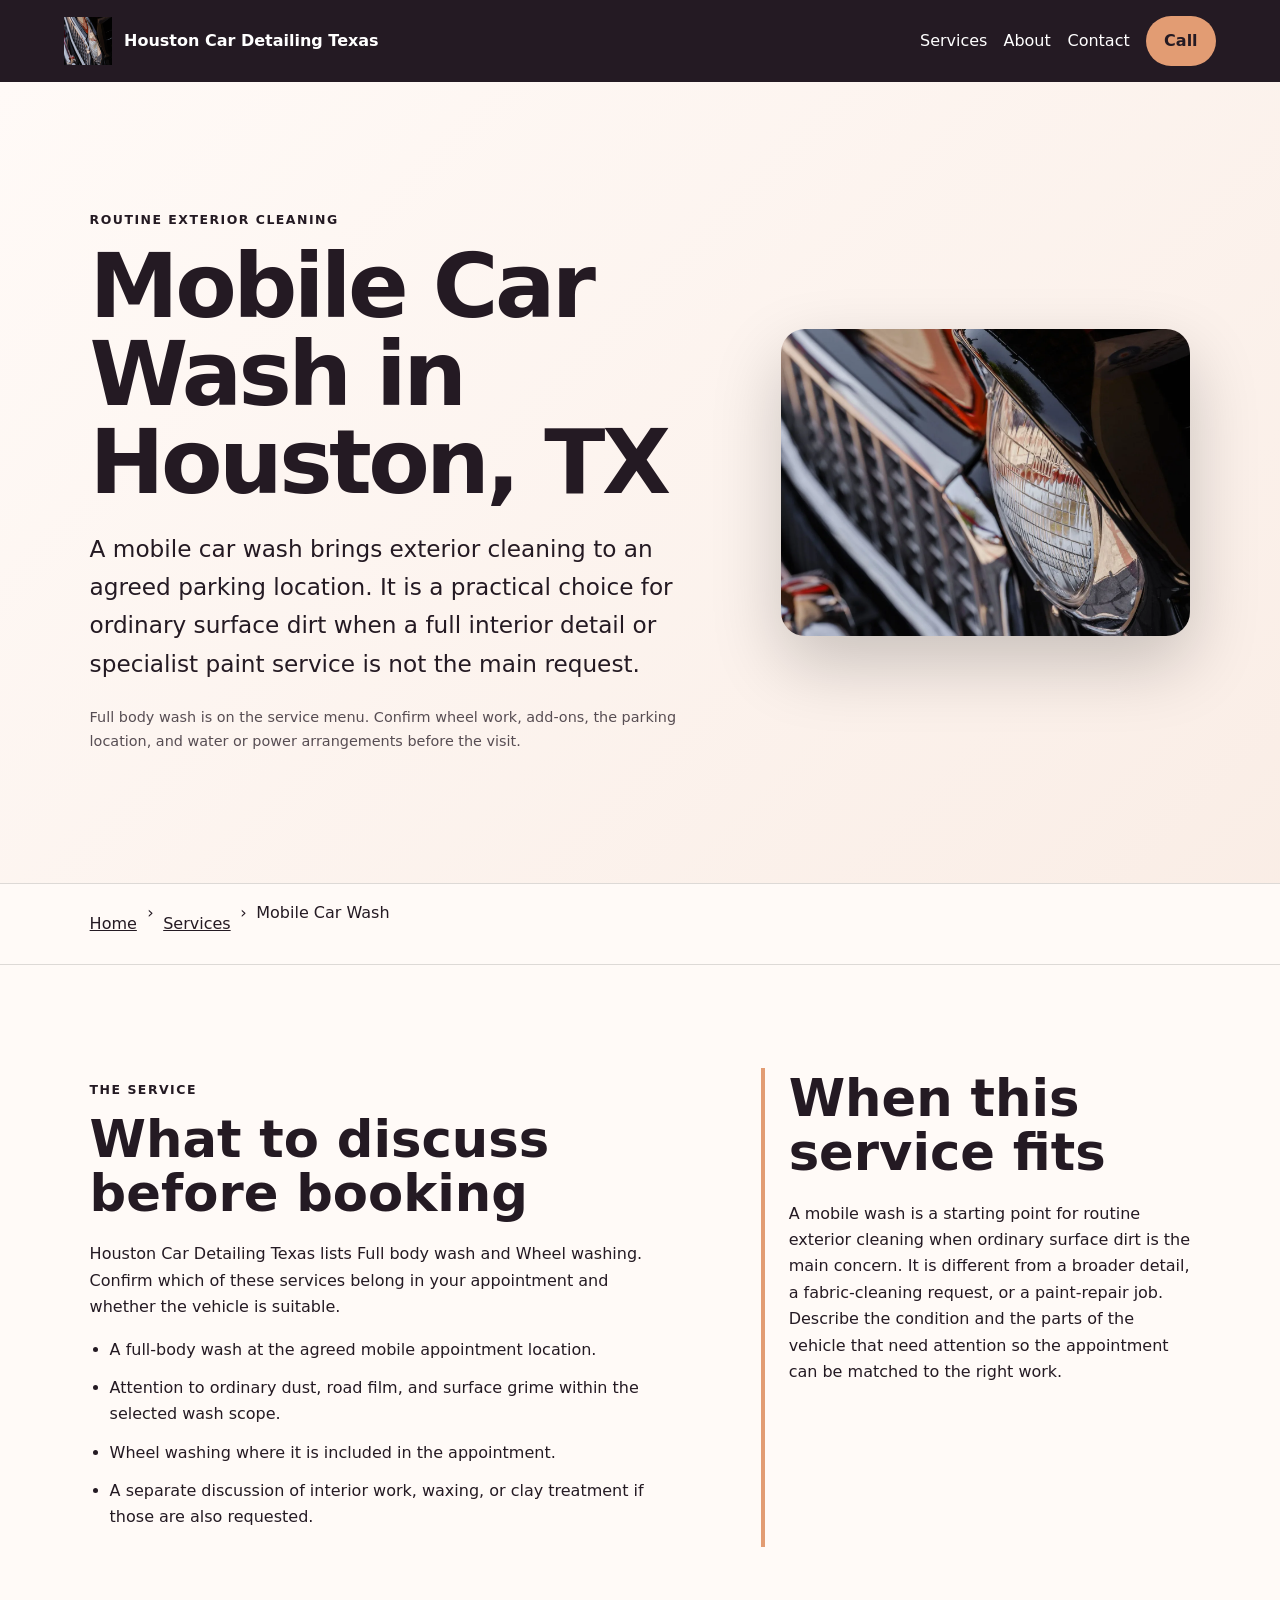
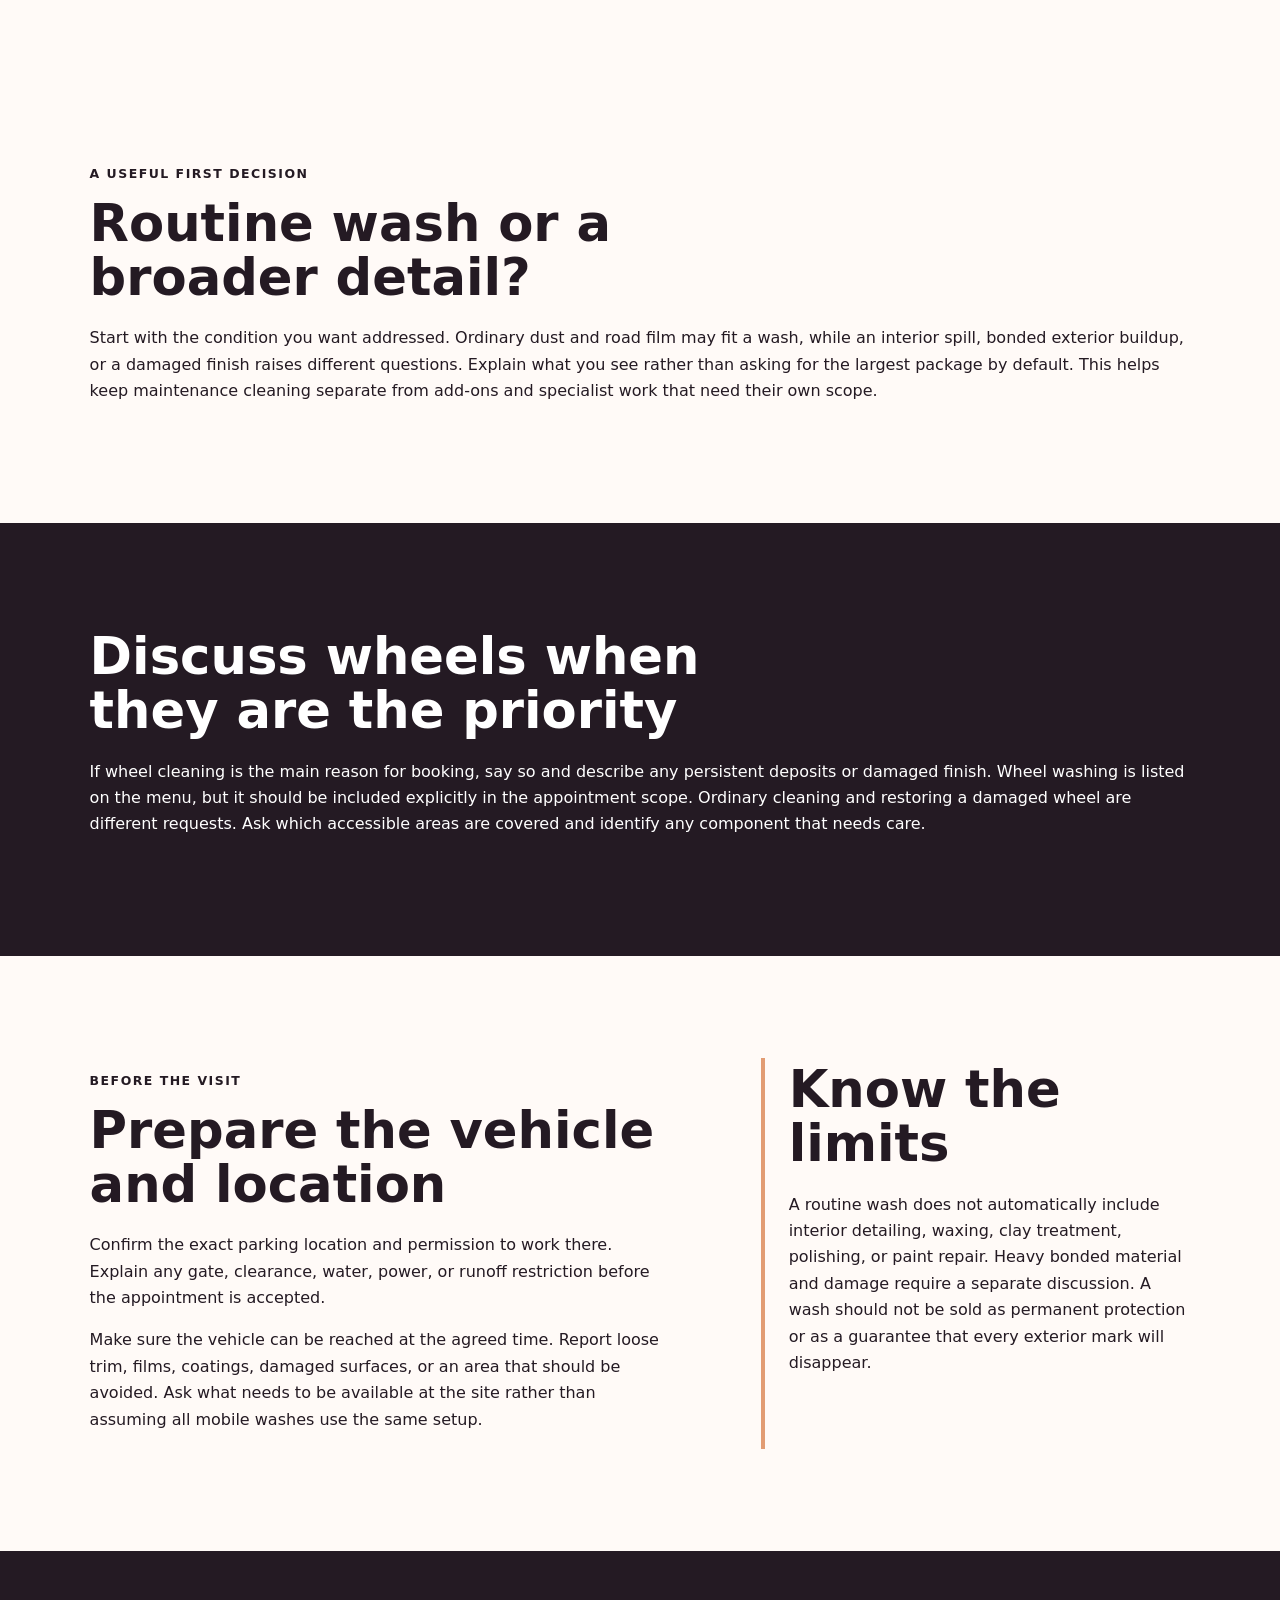
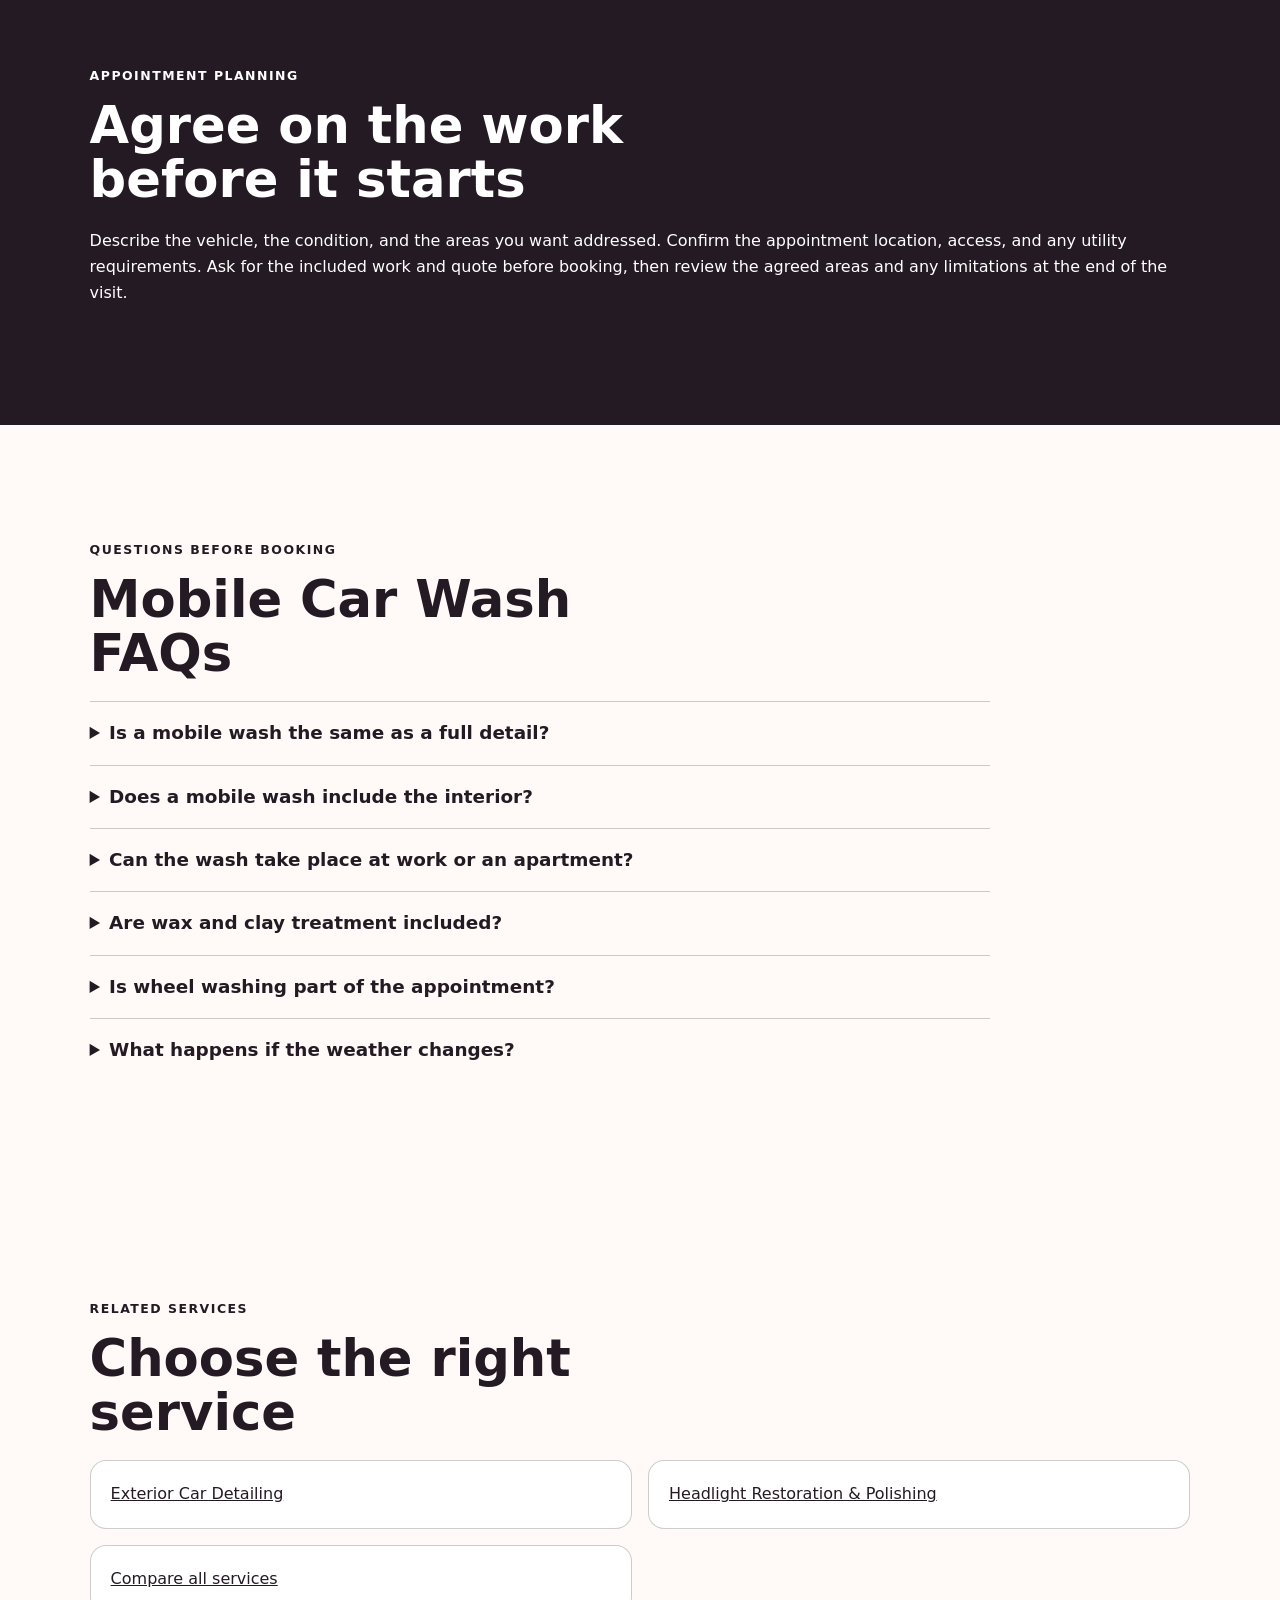
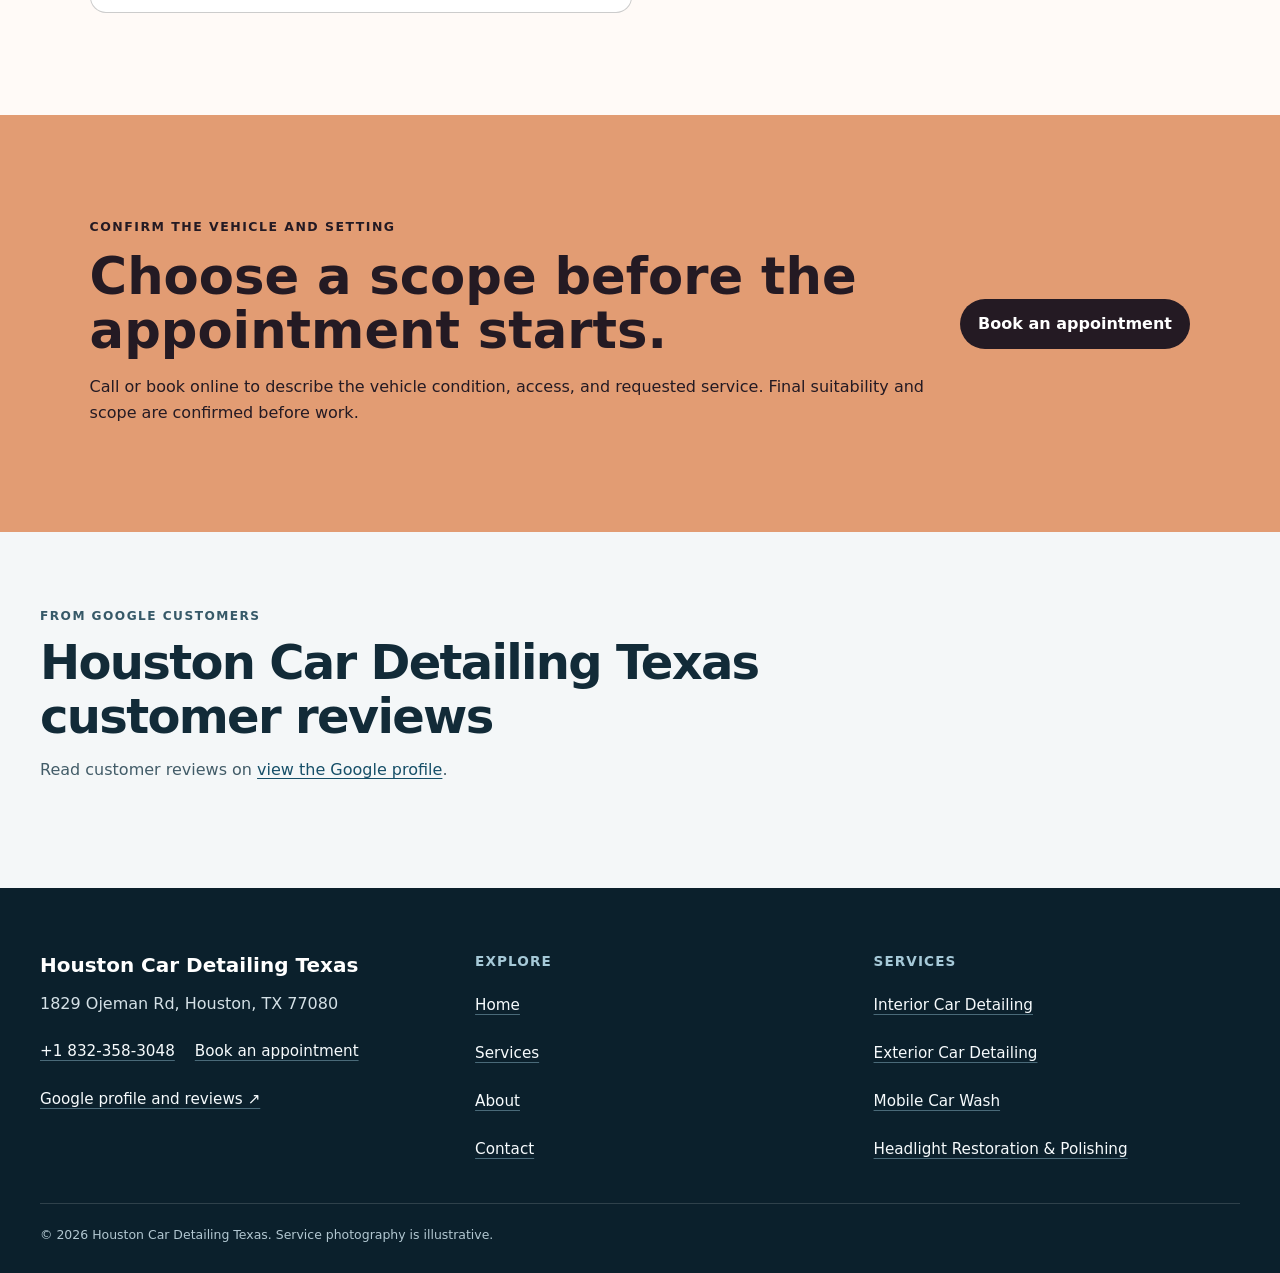
<file: services/mobile-car-wash/index.html>
<!doctype html>
<html lang="en"><head>
  <meta charset="utf-8"><meta name="viewport" content="width=device-width,initial-scale=1">
  <title>Mobile Car Wash in Houston, TX | Houston Car Detailing Texas</title>
  <meta name="description" content="Plan mobile car wash with Houston Car Detailing Texas in Houston: documented scope, vehicle preparation, access checks, and limitations.">
  <meta name="robots" content="index, follow, max-image-preview:large, max-snippet:-1">
  <link rel="canonical" href="https://houstoncardetailingtexas.shop/services/mobile-car-wash/">
  <meta property="og:type" content="website"><meta property="og:title" content="Mobile Car Wash in Houston, TX | Houston Car Detailing Texas">
  <meta property="og:description" content="Plan mobile car wash with Houston Car Detailing Texas in Houston: documented scope, vehicle preparation, access checks, and limitations."><meta property="og:url" content="https://houstoncardetailingtexas.shop/services/mobile-car-wash/">
  <meta property="og:image" content="https://houstoncardetailingtexas.shop/assets/photos/hero-chrome-detail.webp"><meta name="twitter:card" content="summary_large_image">
  <link rel="icon" href="/assets/photos/hero-chrome-detail.webp"><link rel="stylesheet" href="/seo-pages.css"><script type="application/ld+json">{
  "@context": "https://schema.org",
  "@graph": [
    {
      "@type": "BreadcrumbList",
      "@id": "https://houstoncardetailingtexas.shop/services/mobile-car-wash/#breadcrumb",
      "itemListElement": [
        {
          "@type": "ListItem",
          "position": 1,
          "name": "Home",
          "item": "https://houstoncardetailingtexas.shop/"
        },
        {
          "@type": "ListItem",
          "position": 2,
          "name": "Services",
          "item": "https://houstoncardetailingtexas.shop/services/"
        },
        {
          "@type": "ListItem",
          "position": 3,
          "name": "Mobile Car Wash",
          "item": "https://houstoncardetailingtexas.shop/services/mobile-car-wash/"
        }
      ]
    },
    {
      "@type": "WebPage",
      "@id": "https://houstoncardetailingtexas.shop/services/mobile-car-wash/#webpage",
      "url": "https://houstoncardetailingtexas.shop/services/mobile-car-wash/",
      "name": "Mobile Car Wash in Houston, TX | Houston Car Detailing Texas",
      "description": "Plan mobile car wash with Houston Car Detailing Texas in Houston: documented scope, vehicle preparation, access checks, and limitations.",
      "breadcrumb": {
        "@id": "https://houstoncardetailingtexas.shop/services/mobile-car-wash/#breadcrumb"
      },
      "isPartOf": {
        "@id": "https://houstoncardetailingtexas.shop/#website"
      },
      "about": {
        "@id": "https://houstoncardetailingtexas.shop/#business"
      }
    },
    {
      "@type": "Service",
      "@id": "https://houstoncardetailingtexas.shop/services/mobile-car-wash/#service",
      "name": "Mobile Car Wash",
      "serviceType": "mobile car wash",
      "url": "https://houstoncardetailingtexas.shop/services/mobile-car-wash/",
      "description": "A mobile car wash is the routine-cleaning option in the documented menu: a full-body wash brought to the agreed location, with wheel washing available when it is included in the appointment.",
      "provider": {
        "@id": "https://houstoncardetailingtexas.shop/#business"
      },
      "areaServed": {
        "@type": "City",
        "name": "Houston"
      }
    },
    {
      "@type": "ImageObject",
      "@id": "https://houstoncardetailingtexas.shop/services/mobile-car-wash/#primaryimage",
      "contentUrl": "https://houstoncardetailingtexas.shop/assets/photos/hero-chrome-detail.webp",
      "caption": "Illustrative detailing artwork for Houston Car Detailing Texas",
      "representativeOfPage": true
    }
  ]
}</script>
<link rel="stylesheet" href="/portfolio-components.css">
</head><body style="--pilot-accent:#e29c73;--pilot-dark:#241a23;--pilot-paper:#fffaf7">
<a class="skip-link" href="#content">Skip to content</a>
<header class="pilot-header"><a class="pilot-brand" href="/"><img src="/assets/photos/hero-chrome-detail.webp" width="48" height="48" alt=""><span>Houston Car Detailing Texas</span></a>
<nav aria-label="Primary navigation"><a href="/services/">Services</a><a href="/about/">About</a><a href="/contact/">Contact</a><a class="pilot-call" href="tel:+18323583048">Call</a></nav></header>
<main id="content"><section class="pilot-hero"><div><p class="eyebrow">Routine exterior cleaning</p><h1>Mobile Car Wash in Houston, TX</h1><p class="pilot-answer">A mobile car wash brings exterior cleaning to an agreed parking location. It is a practical choice for ordinary surface dirt when a full interior detail or specialist paint service is not the main request.</p><p class="pilot-proof">Full body wash is on the service menu. Confirm wheel work, add-ons, the parking location, and water or power arrangements before the visit.</p></div><img alt="Illustrative detailing artwork for Houston Car Detailing Texas" fetchpriority="high" height="720" src="/assets/photos/hero-chrome-detail.webp" width="960"/></section>
<nav aria-label="Breadcrumb" class="breadcrumbs"><a href="/">Home</a><span>›</span><a href="/services/">Services</a><span>›</span><span>Mobile Car Wash</span></nav>
<section class="pilot-section pilot-grid"><div><p class="eyebrow">The service</p><h2>What to discuss before booking</h2><p>Houston Car Detailing Texas lists Full body wash and Wheel washing. Confirm which of these services belong in your appointment and whether the vehicle is suitable.</p><ul class="checklist"><li>A full-body wash at the agreed mobile appointment location.</li><li>Attention to ordinary dust, road film, and surface grime within the selected wash scope.</li><li>Wheel washing where it is included in the appointment.</li><li>A separate discussion of interior work, waxing, or clay treatment if those are also requested.</li></ul></div><aside><h2>When this service fits</h2><p>A mobile wash is a starting point for routine exterior cleaning when ordinary surface dirt is the main concern. It is different from a broader detail, a fabric-cleaning request, or a paint-repair job. Describe the condition and the parts of the vehicle that need attention so the appointment can be matched to the right work.</p></aside></section>
<section class="pilot-section"><p class="eyebrow">A useful first decision</p><h2>Routine wash or a broader detail?</h2><p>Start with the condition you want addressed. Ordinary dust and road film may fit a wash, while an interior spill, bonded exterior buildup, or a damaged finish raises different questions. Explain what you see rather than asking for the largest package by default. This helps keep maintenance cleaning separate from add-ons and specialist work that need their own scope.</p></section><section class="pilot-section tone"><h2>Discuss wheels when they are the priority</h2><p>If wheel cleaning is the main reason for booking, say so and describe any persistent deposits or damaged finish. Wheel washing is listed on the menu, but it should be included explicitly in the appointment scope. Ordinary cleaning and restoring a damaged wheel are different requests. Ask which accessible areas are covered and identify any component that needs care.</p></section>
<section class="pilot-section pilot-grid"><div><p class="eyebrow">Before the visit</p><h2>Prepare the vehicle and location</h2><p>Confirm the exact parking location and permission to work there. Explain any gate, clearance, water, power, or runoff restriction before the appointment is accepted.</p><p>Make sure the vehicle can be reached at the agreed time. Report loose trim, films, coatings, damaged surfaces, or an area that should be avoided. Ask what needs to be available at the site rather than assuming all mobile washes use the same setup.</p></div><aside><h2>Know the limits</h2><p>A routine wash does not automatically include interior detailing, waxing, clay treatment, polishing, or paint repair. Heavy bonded material and damage require a separate discussion. A wash should not be sold as permanent protection or as a guarantee that every exterior mark will disappear.</p></aside></section>
<section class="pilot-section tone"><p class="eyebrow">Appointment planning</p><h2>Agree on the work before it starts</h2><p>Describe the vehicle, the condition, and the areas you want addressed. Confirm the appointment location, access, and any utility requirements. Ask for the included work and quote before booking, then review the agreed areas and any limitations at the end of the visit.</p></section>
<section class="pilot-section"><p class="eyebrow">Questions before booking</p><h2>Mobile Car Wash FAQs</h2><div class="faq-list"><details><summary>Is a mobile wash the same as a full detail?</summary><p>No. A mobile wash focuses on routine exterior cleaning. Interior detailing and other appearance treatments have their own scope and should be requested separately.</p></details><details><summary>Does a mobile wash include the interior?</summary><p>Not automatically. Interior vacuuming, steam cleaning, and seat shampooing are separate menu choices. Explain both interior and exterior needs if you want a combined appointment.</p></details><details><summary>Can the wash take place at work or an apartment?</summary><p>The location must allow the work and provide suitable access. Confirm property permission and any site restrictions before booking; the address alone does not establish approval.</p></details><details><summary>Are wax and clay treatment included?</summary><p>They are separately listed services. Ask whether either is appropriate and included in the quote rather than assuming a routine wash includes them.</p></details><details><summary>Is wheel washing part of the appointment?</summary><p>Wheel washing is available on the menu. Confirm it in the selected scope, especially if the wheels are the main concern or have deposits or finish damage.</p></details><details><summary>What happens if the weather changes?</summary><p>Confirm the appointment plan directly. Weather and the location may affect whether the work is practical, so discuss timing or a suitable setting before the visit.</p></details></div></section>
<section class="pilot-section related"><p class="eyebrow">Related services</p><h2>Choose the right service</h2><div class="related-links"><a href="/services/exterior-car-detailing/">Exterior Car Detailing</a><a href="/services/headlight-restoration/">Headlight Restoration &amp; Polishing</a><a href="/services/">Compare all services</a></div></section>
<section class="pilot-cta"><div><p class="eyebrow">Confirm the vehicle and setting</p><h2>Choose a scope before the appointment starts.</h2><p>Call or book online to describe the vehicle condition, access, and requested service. Final suitability and scope are confirmed before work.</p></div><a class="pilot-button" href="/scheduling">Book an appointment</a></section>
<!-- PORTFOLIO-REVIEWS:START --><section class="portfolio-reviews" aria-labelledby="portfolio-reviews-title"><div class="portfolio-reviews__heading"><div><p class="portfolio-reviews__kicker">From Google customers</p><h2 id="portfolio-reviews-title">Houston Car Detailing Texas customer reviews</h2><p class="portfolio-reviews__intro">Read customer reviews on <a href="https://www.google.com/maps?cid=11870275428945920919" target="_blank" rel="noopener noreferrer">view the Google profile</a>.</p></div></div></section><!-- PORTFOLIO-REVIEWS:END -->
</main><footer class="portfolio-footer"><div class="portfolio-footer__grid"><div><strong class="portfolio-footer__name">Houston Car Detailing Texas</strong><address>1829 Ojeman Rd, Houston, TX 77080</address><div class="portfolio-footer__contact"><a href="tel:+18323583048">+1 832-358-3048</a><a href="/scheduling">Book an appointment</a></div><a href="https://www.google.com/maps?cid=11870275428945920919" target="_blank" rel="noopener noreferrer">Google profile and reviews ↗</a></div><div><h2>Explore</h2><nav aria-label="Footer navigation"><a href="/">Home</a><a href="/services/">Services</a><a href="/about/">About</a><a href="/contact/">Contact</a></nav></div><div><h2>Services</h2><nav aria-label="Service pages"><a href="/services/interior-car-detailing/">Interior Car Detailing</a><a href="/services/exterior-car-detailing/">Exterior Car Detailing</a><a href="/services/mobile-car-wash/">Mobile Car Wash</a><a href="/services/headlight-restoration/">Headlight Restoration &amp; Polishing</a></nav></div></div><p class="portfolio-footer__bottom">© <span id="year">2026</span> Houston Car Detailing Texas. Service photography is illustrative.</p></footer>
<script src="/portfolio-components.js" defer></script>
</body></html>
</file>
<file: styles.css>
@font-face {
  font-family: "Archivo Black";
  src: url("/assets/fonts/archivo-black.ttf") format("truetype");
  font-style: normal;
  font-weight: 400;
  font-display: swap;
}

/* Houston Car Detailing Texas identity layer */
:root {
  --ink: #17242b;
  --deep: #17242b;
  --deep-soft: #203943;
  --steel: #e3e8e5;
  --aluminum: #fafbf8;
  --muted: #607078;
  --line: #bcc9c6;
  --signal: #f0b94c;
  --signal-deep: #b67e19;
  --aqua: #7bc7b7;
}

a[aria-disabled="true"] {
  pointer-events: none;
  cursor: not-allowed;
  opacity: 0.68;
}

@font-face {
  font-family: "Manrope";
  src: url("/assets/fonts/manrope-400.ttf") format("truetype");
  font-style: normal;
  font-weight: 400;
  font-display: swap;
}

@font-face {
  font-family: "Manrope";
  src: url("/assets/fonts/manrope-600.ttf") format("truetype");
  font-style: normal;
  font-weight: 600;
  font-display: swap;
}

@font-face {
  font-family: "Manrope";
  src: url("/assets/fonts/manrope-700.ttf") format("truetype");
  font-style: normal;
  font-weight: 700;
  font-display: swap;
}

@font-face {
  font-family: "IBM Plex Mono";
  src: url("/assets/fonts/ibm-plex-mono-500.ttf") format("truetype");
  font-style: normal;
  font-weight: 500;
  font-display: swap;
}

:root {
  --ink: #17242b;
  --deep: #17242b;
  --deep-soft: #203943;
  --steel: #e3e8e5;
  --aluminum: #fafbf8;
  --white: #ffffff;
  --muted: #607078;
  --line: #bcc9c6;
  --signal: #f0b94c;
  --signal-deep: #b67e19;
  --aqua: #7bc7b7;
  --display: "Archivo Black", "Arial Black", sans-serif;
  --body: "Manrope", Arial, sans-serif;
  --mono: "IBM Plex Mono", monospace;
  --container: min(1180px, calc(100% - 48px));
  --shadow: 0 18px 60px rgb(9 28 32 / 16%);
}

* {
  box-sizing: border-box;
}

html {
  scroll-behavior: smooth;
  scroll-padding-top: 92px;
}

body {
  margin: 0;
  color: var(--ink);
  background: var(--aluminum);
  font-family: var(--body);
  font-size: 16px;
  line-height: 1.65;
  -webkit-font-smoothing: antialiased;
}

body.menu-open {
  overflow: hidden;
}

img {
  display: block;
  max-width: 100%;
}

a {
  color: inherit;
}

button,
a {
  -webkit-tap-highlight-color: transparent;
}

:focus-visible {
  outline: 3px solid var(--aqua);
  outline-offset: 4px;
}

.skip-link {
  position: fixed;
  z-index: 1000;
  top: 10px;
  left: 10px;
  padding: 10px 14px;
  color: var(--deep);
  background: var(--white);
  transform: translateY(-150%);
  transition: transform 160ms ease;
}

.skip-link:focus {
  transform: translateY(0);
}

.container {
  width: var(--container);
  margin-inline: auto;
}

.site-header {
  position: fixed;
  z-index: 100;
  top: 0;
  right: 0;
  left: 0;
  color: var(--white);
  background: rgb(23 36 43 / 92%);
  border-bottom: 1px solid rgb(255 255 255 / 13%);
  backdrop-filter: blur(16px) saturate(130%);
}

.header-inner {
  display: flex;
  width: var(--container);
  min-height: 80px;
  margin-inline: auto;
  align-items: center;
  justify-content: space-between;
  gap: 24px;
}

.brand {
  display: grid;
  min-width: 245px;
  color: inherit;
  text-decoration: none;
  grid-template-columns: 44px 1fr;
  grid-template-rows: auto auto;
  column-gap: 11px;
  align-items: center;
}

.brand img {
  grid-row: 1 / 3;
}

.brand-name {
  font-family: var(--display);
  font-size: 18px;
  line-height: 1;
  letter-spacing: -0.04em;
  text-transform: uppercase;
}

.brand-place {
  font-family: var(--mono);
  font-size: 9px;
  line-height: 1.3;
  letter-spacing: 0.13em;
  opacity: 0.7;
  text-transform: uppercase;
}

.site-nav {
  display: flex;
  align-items: center;
  gap: 24px;
}

.site-nav > a {
  color: #e7eeee;
  font-size: 13px;
  font-weight: 600;
  text-decoration: none;
}

.site-nav > a:hover {
  color: var(--aqua);
}

.nav-actions,
.cta-row {
  display: flex;
  align-items: center;
  gap: 10px;
}

.button {
  display: inline-flex;
  min-height: 48px;
  padding: 0 20px;
  border: 1px solid transparent;
  align-items: center;
  justify-content: center;
  font-family: var(--body);
  font-size: 14px;
  font-weight: 700;
  line-height: 1.2;
  text-align: center;
  text-decoration: none;
  transition: transform 160ms ease, color 160ms ease, background-color 160ms ease,
    border-color 160ms ease;
}

.button:hover {
  transform: translateY(-2px);
}

.button-small {
  min-height: 42px;
  padding-inline: 16px;
  font-size: 12px;
}

.button-large {
  min-height: 56px;
  padding-inline: 26px;
}

.button-call {
  color: #17110d;
  background: var(--signal);
  border-color: var(--signal);
}

.button-call:hover {
  color: #100c09;
  background: #ff7a41;
  border-color: #ff7a41;
}

.button-secondary,
.button-ghost {
  color: var(--white);
  background: transparent;
  border-color: rgb(255 255 255 / 42%);
}

.button-secondary:hover,
.button-ghost:hover {
  color: var(--deep);
  background: var(--white);
  border-color: var(--white);
}

.button-outline {
  color: var(--deep);
  background: transparent;
  border-color: #738589;
}

.button-outline:hover {
  color: var(--white);
  background: var(--deep);
  border-color: var(--deep);
}

.menu-toggle {
  display: none;
}

.hero {
  position: relative;
  min-height: 810px;
  padding-top: 80px;
  overflow: hidden;
  color: var(--white);
  background: var(--deep);
}

.hero-image {
  position: absolute;
  inset: 0;
  background-image: linear-gradient(90deg, rgb(7 24 29 / 92%) 0%, rgb(7 24 29 / 71%) 48%, rgb(7 24 29 / 22%) 78%),
    linear-gradient(0deg, rgb(7 24 29 / 78%) 0%, transparent 36%),
    url("/assets/photos/hero-chrome-detail.webp");
  background-position: center;
  background-size: cover;
  transform: scale(1.015);
}

.hero-image::after {
  position: absolute;
  inset: 0;
  background-image: linear-gradient(rgb(255 255 255 / 3%) 1px, transparent 1px),
    linear-gradient(90deg, rgb(255 255 255 / 3%) 1px, transparent 1px);
  background-size: 80px 80px;
  content: "";
  mask-image: linear-gradient(to bottom, black, transparent 78%);
}

.hero-scan {
  position: absolute;
  inset: 80px 0 0;
  overflow: hidden;
  pointer-events: none;
}

.scan-line {
  position: absolute;
  top: 0;
  bottom: 0;
  left: 62%;
  width: 2px;
  background: linear-gradient(transparent 5%, var(--aqua) 22%, #fff 52%, var(--aqua) 78%, transparent 95%);
  box-shadow: 0 0 22px 5px rgb(124 200 198 / 35%);
  animation: scan 8s cubic-bezier(0.65, 0, 0.35, 1) infinite alternate;
}

.scan-line::before {
  position: absolute;
  top: 22%;
  left: -11px;
  width: 22px;
  height: 22px;
  border: 1px solid var(--aqua);
  border-radius: 50%;
  content: "";
}

@keyframes scan {
  0% {
    transform: translateX(-90px);
    opacity: 0.45;
  }
  100% {
    transform: translateX(110px);
    opacity: 1;
  }
}

.hero-grid {
  position: relative;
  z-index: 2;
  display: grid;
  min-height: 650px;
  padding-block: 112px 90px;
  grid-template-columns: minmax(0, 1fr) 380px;
  align-items: end;
  gap: 80px;
}

.eyebrow,
.mono-label {
  font-family: var(--mono);
  font-size: 11px;
  font-style: normal;
  font-weight: 500;
  letter-spacing: 0.12em;
  text-transform: uppercase;
}

.eyebrow {
  display: flex;
  margin: 0 0 24px;
  color: #c8d5d5;
  align-items: center;
  gap: 10px;
}

.eyebrow span {
  width: 34px;
  height: 2px;
  background: var(--signal);
}

.eyebrow-dark {
  color: #526569;
}

h1,
h2,
h3,
p {
  margin-top: 0;
}

h1,
h2 {
  margin-bottom: 22px;
  font-family: var(--display);
  font-weight: 400;
  line-height: 0.98;
  letter-spacing: -0.055em;
  text-transform: uppercase;
}

h1 {
  max-width: 760px;
  font-size: clamp(54px, 6.5vw, 92px);
}

h2 {
  font-size: clamp(42px, 4.8vw, 68px);
}

h3 {
  margin-bottom: 12px;
  font-size: 23px;
  line-height: 1.15;
  letter-spacing: -0.035em;
}

.hero-lede {
  max-width: 660px;
  margin-bottom: 30px;
  color: #d2dddd;
  font-size: 18px;
  line-height: 1.7;
}

.cta-note {
  margin: 14px 0 0;
  color: #a9baba;
  font-family: var(--mono);
  font-size: 10px;
  letter-spacing: 0.08em;
  text-transform: uppercase;
}

.finish-card {
  padding: 26px;
  background: rgb(10 31 36 / 88%);
  border: 1px solid rgb(255 255 255 / 18%);
  box-shadow: var(--shadow);
  backdrop-filter: blur(13px);
}

.finish-card .mono-label {
  margin-bottom: 20px;
  color: var(--aqua);
}

.finish-row {
  display: grid;
  padding: 18px 0;
  border-top: 1px solid rgb(255 255 255 / 13%);
  grid-template-columns: 32px 1fr;
  align-items: baseline;
}

.finish-row span {
  color: var(--signal);
  font-family: var(--mono);
  font-size: 10px;
}

.finish-row strong {
  font-size: 16px;
}

.finish-row em {
  grid-column: 2;
  color: #95a9aa;
  font-size: 12px;
  font-style: normal;
}

.finish-status {
  display: flex;
  padding-top: 18px;
  border-top: 1px solid rgb(255 255 255 / 13%);
  color: #cbd8d8;
  align-items: center;
  gap: 9px;
  font-family: var(--mono);
  font-size: 9px;
  letter-spacing: 0.08em;
  text-transform: uppercase;
}

.status-dot {
  width: 7px;
  height: 7px;
  border-radius: 50%;
  background: var(--aqua);
  box-shadow: 0 0 10px var(--aqua);
}

.hero-bottom {
  position: absolute;
  z-index: 2;
  right: 0;
  bottom: 0;
  left: 0;
  display: flex;
  min-height: 58px;
  padding-inline: max(24px, calc((100% - 1180px) / 2));
  border-top: 1px solid rgb(255 255 255 / 12%);
  align-items: center;
  justify-content: space-between;
  color: #8ea2a4;
  font-family: var(--mono);
  font-size: 9px;
  letter-spacing: 0.12em;
  text-transform: uppercase;
}

.section-light {
  background: var(--aluminum);
}

.intro {
  padding: 110px 0 90px;
}

.intro-grid {
  display: grid;
  grid-template-columns: 260px minmax(0, 780px);
  justify-content: space-between;
  gap: 70px;
}

.section-index {
  padding-top: 12px;
  border-top: 3px solid var(--signal);
  color: #586b6f;
  font-family: var(--mono);
  font-size: 11px;
  letter-spacing: 0.08em;
  text-transform: uppercase;
}

.section-lede {
  max-width: 740px;
  margin-bottom: 0;
  color: #506267;
  font-size: 19px;
}

.services,
.process,
.questions {
  padding: 110px 0;
}

.section-heading {
  display: grid;
  margin-bottom: 52px;
  padding-bottom: 34px;
  border-bottom: 1px solid var(--line);
  grid-template-columns: minmax(0, 1.5fr) minmax(260px, 0.65fr);
  align-items: end;
  gap: 60px;
}

.section-heading h2 {
  max-width: 800px;
  margin-bottom: 0;
}

.section-heading > p {
  margin-bottom: 4px;
  color: #5e6f73;
}

.service-grid {
  display: grid;
  grid-template-columns: 1.12fr 0.88fr;
  gap: 18px;
}

.service-card {
  position: relative;
  min-height: 540px;
  overflow: hidden;
  color: var(--white);
  background: var(--deep);
}

.service-card-wide {
  grid-row: span 2;
  min-height: 760px;
}

.service-card img {
  position: absolute;
  width: 100%;
  height: 100%;
  object-fit: cover;
  transition: transform 700ms cubic-bezier(0.2, 0.75, 0.25, 1);
}

.service-card-wide img {
  object-position: 56% center;
}

.service-card:not(.service-card-wide) {
  min-height: 371px;
}

.service-card:not(.service-card-wide) img {
  object-position: center 44%;
}

.service-card::after {
  position: absolute;
  inset: 0;
  background: linear-gradient(0deg, rgb(7 25 30 / 94%) 0%, rgb(7 25 30 / 42%) 57%, transparent 82%);
  content: "";
}

.service-card:hover img {
  transform: scale(1.035);
}

.service-card-accent::before {
  position: absolute;
  z-index: 2;
  top: 0;
  right: 0;
  width: 72px;
  height: 6px;
  background: var(--signal);
  content: "";
}

.service-copy {
  position: absolute;
  z-index: 3;
  right: 0;
  bottom: 0;
  left: 0;
  padding: 34px;
}

.service-copy .mono-label {
  margin-bottom: 12px;
  color: var(--aqua);
}

.service-copy p:last-child {
  max-width: 560px;
  margin-bottom: 0;
  color: #c8d4d4;
  font-size: 14px;
}

.inspection {
  position: relative;
  min-height: 750px;
  overflow: hidden;
  color: var(--white);
  background: var(--deep);
}

.inspection-photo {
  position: absolute;
  inset: 0;
  background-image: linear-gradient(90deg, rgb(8 27 32 / 97%) 0%, rgb(8 27 32 / 91%) 48%, rgb(8 27 32 / 44%) 100%),
    url("/assets/photos/panel-reflection.webp");
  background-position: center;
  background-size: cover;
}

.inspection-photo::after {
  position: absolute;
  top: 0;
  bottom: 0;
  left: 66%;
  width: 1px;
  background: linear-gradient(transparent, var(--aqua), transparent);
  box-shadow: 0 0 35px 8px rgb(124 200 198 / 20%);
  content: "";
}

.inspection-grid {
  position: relative;
  display: grid;
  min-height: 750px;
  padding-block: 110px;
  grid-template-columns: 0.8fr 1.2fr;
  align-items: center;
  gap: 100px;
}

.inspection-copy h2 {
  max-width: 540px;
}

.inspection-copy > p:last-child {
  max-width: 520px;
  margin-bottom: 0;
  color: #b8c7c8;
  font-size: 17px;
}

.inspection-list {
  margin: 0;
  padding: 0;
  list-style: none;
}

.inspection-list li {
  display: grid;
  padding: 22px 0;
  border-top: 1px solid rgb(255 255 255 / 17%);
  grid-template-columns: 46px 150px 1fr;
  align-items: baseline;
}

.inspection-list li:last-child {
  border-bottom: 1px solid rgb(255 255 255 / 17%);
}

.inspection-list span {
  color: var(--signal);
  font-family: var(--mono);
  font-size: 10px;
}

.inspection-list strong {
  font-size: 16px;
}

.inspection-list em {
  color: #a9baba;
  font-size: 13px;
  font-style: normal;
}

.process-heading {
  grid-template-columns: minmax(0, 1fr) auto;
}

.cta-row-dark {
  justify-content: flex-end;
}

.process-list {
  display: grid;
  margin: 0;
  padding: 0;
  list-style: none;
  grid-template-columns: repeat(3, 1fr);
}

.process-list li {
  min-height: 280px;
  padding: 30px 34px 32px;
  border-left: 1px solid var(--line);
}

.process-list li:last-child {
  border-right: 1px solid var(--line);
}

.process-number {
  display: block;
  margin-bottom: 80px;
  color: var(--signal-deep);
  font-family: var(--mono);
  font-size: 12px;
}

.process-list p {
  margin-bottom: 0;
  color: #5f6f73;
  font-size: 14px;
}

.section-steel {
  background: var(--steel);
}

.questions-grid {
  display: grid;
  grid-template-columns: 0.72fr 1.28fr;
  gap: 100px;
}

.questions-intro {
  position: sticky;
  top: 130px;
  align-self: start;
}

.questions-intro > p:not(.eyebrow) {
  max-width: 440px;
  color: #56686c;
}

.questions-intro .cta-row {
  margin-top: 30px;
  justify-content: flex-start;
}

.faq-list details {
  border-top: 1px solid #9eacad;
}

.faq-list details:last-child {
  border-bottom: 1px solid #9eacad;
}

.faq-list summary {
  display: flex;
  min-height: 90px;
  padding: 22px 0;
  align-items: center;
  justify-content: space-between;
  gap: 24px;
  cursor: pointer;
  font-size: 18px;
  font-weight: 700;
  list-style: none;
}

.faq-list summary::-webkit-details-marker {
  display: none;
}

.faq-list summary span {
  display: grid;
  width: 32px;
  height: 32px;
  flex: 0 0 32px;
  border: 1px solid #849698;
  border-radius: 50%;
  place-items: center;
  font-family: var(--mono);
  font-weight: 400;
  transition: transform 180ms ease, color 180ms ease, background 180ms ease;
}

.faq-list details[open] summary span {
  color: var(--white);
  background: var(--deep);
  transform: rotate(45deg);
}

.faq-list details p {
  max-width: 680px;
  padding: 0 56px 26px 0;
  color: #526569;
}

.final-cta {
  position: relative;
  padding: 120px 0;
  overflow: hidden;
  color: var(--white);
  background: var(--deep);
  text-align: center;
}

.final-cta::before {
  position: absolute;
  inset: 0;
  background-image: linear-gradient(rgb(255 255 255 / 3%) 1px, transparent 1px),
    linear-gradient(90deg, rgb(255 255 255 / 3%) 1px, transparent 1px);
  background-size: 64px 64px;
  content: "";
}

.final-cta-glow {
  position: absolute;
  top: 50%;
  left: 50%;
  width: 650px;
  height: 220px;
  border: 1px solid rgb(124 200 198 / 25%);
  border-radius: 50%;
  box-shadow: 0 0 100px rgb(124 200 198 / 12%), inset 0 0 100px rgb(124 200 198 / 7%);
  transform: translate(-50%, -50%) rotate(-4deg);
}

.final-cta-inner {
  position: relative;
}

.final-cta .mono-label {
  color: var(--aqua);
}

.final-cta h2 {
  max-width: 920px;
  margin-inline: auto;
}

.final-cta-inner > p:not(.mono-label) {
  color: #bccaca;
  font-size: 18px;
}

.cta-row-center {
  margin-top: 30px;
  justify-content: center;
}

.site-footer {
  padding: 70px 0 26px;
  color: #dbe5e5;
  background: #081b20;
}

.footer-grid {
  display: grid;
  padding-bottom: 52px;
  grid-template-columns: 1.3fr 0.7fr 0.7fr;
  align-items: start;
  gap: 50px;
}

.footer-brand {
  width: max-content;
  grid-template-columns: 52px 1fr;
}

.footer-brand .brand-name {
  font-size: 22px;
}

.footer-location .mono-label {
  margin-bottom: 5px;
  color: #849b9d;
}

.footer-location p:last-child {
  margin-bottom: 0;
}

.footer-actions {
  display: flex;
  align-items: flex-end;
  flex-direction: column;
  gap: 10px;
}

.footer-actions a {
  color: #c4d2d2;
  text-decoration-color: #56777a;
  text-underline-offset: 5px;
}

.footer-actions .footer-call {
  color: var(--white);
  font-size: 20px;
  font-weight: 700;
  text-decoration: none;
}

.footer-bottom {
  display: flex;
  padding-top: 24px;
  border-top: 1px solid rgb(255 255 255 / 11%);
  justify-content: space-between;
  gap: 30px;
  color: #82989b;
  font-family: var(--mono);
  font-size: 9px;
  letter-spacing: 0.05em;
  text-transform: uppercase;
}

.footer-bottom p {
  margin-bottom: 0;
}

.mobile-sticky {
  display: none;
}

@media (max-width: 1120px) {
  .site-nav {
    gap: 16px;
  }

  .site-nav > a {
    display: none;
  }

  .hero-grid {
    grid-template-columns: minmax(0, 1fr) 330px;
    gap: 36px;
  }

  .inspection-grid {
    gap: 55px;
  }

  .questions-grid {
    gap: 60px;
  }
}

@media (max-width: 820px) {
  :root {
    --container: min(100% - 34px, 680px);
  }

  html {
    scroll-padding-top: 70px;
  }

  .header-inner {
    min-height: 70px;
  }

  .menu-toggle {
    display: flex;
    padding: 8px 0;
    border: 0;
    align-items: center;
    gap: 10px;
    color: var(--white);
    background: transparent;
    font-family: var(--mono);
    font-size: 10px;
    letter-spacing: 0.1em;
    text-transform: uppercase;
  }

  .menu-toggle-lines,
  .menu-toggle-lines::before,
  .menu-toggle-lines::after {
    display: block;
    width: 22px;
    height: 2px;
    background: currentColor;
    content: "";
    transition: transform 180ms ease, opacity 180ms ease;
  }

  .menu-toggle-lines {
    position: relative;
  }

  .menu-toggle-lines::before {
    position: absolute;
    top: -6px;
  }

  .menu-toggle-lines::after {
    position: absolute;
    top: 6px;
  }

  .menu-toggle[aria-expanded="true"] .menu-toggle-lines {
    background: transparent;
  }

  .menu-toggle[aria-expanded="true"] .menu-toggle-lines::before {
    top: 0;
    transform: rotate(45deg);
  }

  .menu-toggle[aria-expanded="true"] .menu-toggle-lines::after {
    top: 0;
    transform: rotate(-45deg);
  }

  .site-nav {
    position: fixed;
    top: 70px;
    right: 0;
    bottom: 0;
    left: 0;
    display: flex;
    padding: 34px max(17px, calc((100vw - 680px) / 2));
    align-items: stretch;
    flex-direction: column;
    gap: 0;
    color: var(--white);
    background: #081c21;
    transform: translateX(100%);
    transition: transform 220ms ease;
  
    visibility: hidden;
    pointer-events: none;
  }

  .site-nav.is-open {
    transform: translateX(0);
  
    visibility: visible;
    pointer-events: auto;
  }

  .site-nav > a {
    display: block;
    padding: 17px 0;
    border-bottom: 1px solid rgb(255 255 255 / 12%);
    font-size: 21px;
  }

  .nav-actions {
    margin-top: 30px;
    align-items: stretch;
    flex-direction: column-reverse;
  }

  .nav-actions .button {
    min-height: 52px;
  }

  .hero {
    min-height: auto;
    padding-top: 70px;
  }

  .hero-image {
    background-image: linear-gradient(0deg, rgb(7 24 29 / 96%) 0%, rgb(7 24 29 / 66%) 65%, rgb(7 24 29 / 26%) 100%),
      url("/assets/photos/hero-chrome-detail.webp");
    background-position: 62% center;
  }

  .hero-grid {
    min-height: 780px;
    padding-block: 140px 92px;
    grid-template-columns: 1fr;
    align-content: end;
    gap: 40px;
  }

  .finish-card {
    max-width: 500px;
  }

  .hero-bottom {
    display: none;
  }

  .intro-grid,
  .section-heading,
  .inspection-grid,
  .questions-grid {
    grid-template-columns: 1fr;
  }

  .intro-grid {
    gap: 38px;
  }

  .section-heading,
  .inspection-grid,
  .questions-grid {
    gap: 35px;
  }

  .service-grid {
    grid-template-columns: 1fr;
  }

  .service-card-wide,
  .service-card:not(.service-card-wide) {
    min-height: 520px;
    grid-row: auto;
  }

  .inspection-grid {
    min-height: auto;
  }

  .inspection-list li {
    grid-template-columns: 42px 120px 1fr;
  }

  .process-heading {
    align-items: start;
  }

  .process-heading .cta-row {
    justify-content: flex-start;
  }

  .process-list {
    grid-template-columns: 1fr;
  }

  .process-list li,
  .process-list li:last-child {
    min-height: 0;
    padding: 26px 0;
    border-right: 0;
    border-bottom: 1px solid var(--line);
    border-left: 0;
  }

  .process-number {
    margin-bottom: 35px;
  }

  .questions-intro {
    position: static;
  }

  .footer-grid {
    grid-template-columns: 1fr 1fr;
  }

  .footer-brand {
    grid-column: 1 / -1;
  }

  .footer-bottom {
    align-items: flex-start;
    flex-direction: column;
  }
}

@media (max-width: 560px) {
  body {
    padding-bottom: 60px;
  }

  .brand {
    min-width: 0;
    grid-template-columns: 38px 1fr;
  }

  .brand img {
    width: 38px;
    height: 38px;
  }

  .brand-name {
    font-size: 15px;
  }

  .brand-place {
    font-size: 7px;
  }

  .menu-toggle-label {
    display: none;
  }

  .hero-grid {
    min-height: 770px;
    padding-block: 100px 60px;
  }

  h1 {
    font-size: clamp(46px, 14.5vw, 68px);
  }

  h2 {
    font-size: clamp(39px, 11vw, 55px);
  }

  .hero-lede {
    font-size: 16px;
  }

  .hero-copy .cta-row,
  .cta-row-dark,
  .cta-row-center {
    align-items: stretch;
    flex-direction: column;
  }

  .hero-copy .button,
  .cta-row-center .button {
    width: 100%;
  }

  .finish-card {
    padding: 20px;
  }

  .intro,
  .services,
  .process,
  .questions,
  .final-cta {
    padding-block: 78px;
  }

  .section-heading {
    margin-bottom: 32px;
  }

  .service-card-wide,
  .service-card:not(.service-card-wide) {
    min-height: 440px;
  }

  .service-copy {
    padding: 25px;
  }

  .inspection-grid {
    padding-block: 85px;
  }

  .inspection-list li {
    grid-template-columns: 34px 1fr;
  }

  .inspection-list em {
    margin-top: 4px;
    grid-column: 2;
  }

  .questions-intro .cta-row {
    align-items: stretch;
  }

  .footer-grid {
    grid-template-columns: 1fr;
  }

  .footer-brand,
  .footer-location,
  .footer-actions {
    grid-column: 1;
  }

  .footer-actions {
    align-items: flex-start;
  }

  .mobile-sticky {
    position: fixed;
    z-index: 90;
    right: 0;
    bottom: 0;
    left: 0;
    display: grid;
    height: 60px;
    border-top: 1px solid rgb(255 255 255 / 16%);
    grid-template-columns: 1.15fr 0.85fr;
  }

  .mobile-sticky a {
    display: grid;
    place-items: center;
    font-size: 13px;
    font-weight: 700;
    text-decoration: none;
  }

  .mobile-call {
    color: #17110d;
    background: var(--signal);
  }

  .mobile-book {
    color: var(--white);
    background: var(--deep);
  }
}

@media (prefers-reduced-motion: reduce) {
  html {
    scroll-behavior: auto;
  }

  *,
  *::before,
  *::after {
    animation-duration: 0.01ms !important;
    animation-iteration-count: 1 !important;
    scroll-behavior: auto !important;
    transition-duration: 0.01ms !important;
  }
}

/* Pricing section — self-contained, inherits each site's own colors and type. */
.rates {
  padding: clamp(56px, 8vw, 104px) clamp(20px, 5vw, 48px);
}

.rates-shell {
  width: min(1180px, 100%);
  margin-inline: auto;
}

.rates-head {
  max-width: 60ch;
  margin-bottom: clamp(30px, 4vw, 50px);
}

.rates-eyebrow {
  margin: 0 0 10px;
  font-size: 0.76rem;
  font-weight: 600;
  letter-spacing: 0.14em;
  text-transform: uppercase;
  opacity: 0.65;
}

.rates-head h2 {
  margin: 0 0 14px;
  line-height: 1.12;
}

.rates-intro {
  margin: 0;
  font-size: 1.02rem;
  line-height: 1.6;
  opacity: 0.75;
}

.rate-grid {
  display: grid;
  gap: clamp(16px, 2vw, 24px);
  grid-template-columns: repeat(auto-fit, minmax(260px, 1fr));
  align-items: start;
}

.rate-card {
  position: relative;
  display: flex;
  flex-direction: column;
  padding: clamp(24px, 3vw, 34px);
  border: 1px solid color-mix(in srgb, currentColor 20%, transparent);
  border-radius: 14px;
}

.rate-card-featured {
  border-width: 2px;
  border-color: color-mix(in srgb, currentColor 55%, transparent);
}

.rate-badge {
  align-self: flex-start;
  margin-bottom: 12px;
  padding: 5px 11px;
  border: 1px solid color-mix(in srgb, currentColor 40%, transparent);
  border-radius: 999px;
  font-size: 0.68rem;
  font-weight: 600;
  letter-spacing: 0.1em;
  text-transform: uppercase;
  opacity: 0.85;
}

.rate-card h3 {
  margin: 0;
  font-size: 1.18rem;
  line-height: 1.25;
}

.rate-figure {
  margin: 10px 0 0;
  font-size: clamp(2.1rem, 4vw, 2.7rem);
  font-weight: 700;
  letter-spacing: -0.02em;
  line-height: 1;
}

.rate-note {
  margin: 12px 0 0;
  font-size: 0.92rem;
  line-height: 1.5;
  opacity: 0.72;
}

.rate-list {
  margin: 20px 0 0;
  padding: 20px 0 0;
  border-top: 1px solid color-mix(in srgb, currentColor 15%, transparent);
  list-style: none;
  display: grid;
  gap: 9px;
}

.rate-list li {
  position: relative;
  padding-left: 20px;
  font-size: 0.93rem;
  line-height: 1.45;
  opacity: 0.85;
}

.rate-list li::before {
  content: "";
  position: absolute;
  left: 0;
  top: 0.55em;
  width: 9px;
  height: 1px;
  background: currentColor;
  opacity: 0.6;
}

.rate-cta {
  margin-top: 24px;
  padding: 13px 20px;
  border: 1px solid color-mix(in srgb, currentColor 45%, transparent);
  border-radius: 8px;
  font-size: 0.86rem;
  font-weight: 600;
  letter-spacing: 0.06em;
  text-transform: uppercase;
  text-align: center;
  text-decoration: none;
  color: inherit;
  transition: opacity 0.18s ease;
}

.rate-cta:hover,
.rate-cta:focus-visible {
  opacity: 0.7;
}

@media (max-width: 640px) {
  .rate-grid {
    grid-template-columns: 1fr;
  }
}

/* Contain intentionally off-canvas artwork and the collapsed mobile navigation. */
html {
  overflow-x: clip;
}
</file>
<file: portfolio-components.css>
/* Portfolio components: scoped styles, no external requests. */
.portfolio-reviews,.portfolio-footer{box-sizing:border-box;min-width:0;font-family:inherit}
.portfolio-reviews *,.portfolio-footer *{box-sizing:border-box}
.portfolio-reviews{color:#122b38;background:#f4f7f8;padding:clamp(3rem,6vw,5.5rem) max(20px,calc((100% - 1200px)/2));isolation:isolate}
.portfolio-reviews__heading{display:flex;justify-content:space-between;align-items:flex-end;gap:24px;margin:0 0 28px}
.portfolio-reviews__heading>div{min-width:0;max-width:850px}
.portfolio-reviews__kicker{margin:0 0 10px;font-family:inherit;font-weight:700;font-size:.76rem;line-height:1.3;letter-spacing:.12em;text-transform:uppercase;color:#365968}
.portfolio-reviews h2{max-width:none;margin:0 0 14px;font-family:inherit;font-size:clamp(1.8rem,4vw,3rem);font-weight:800;line-height:1.13;letter-spacing:-.035em;text-transform:none;color:#122b38;overflow-wrap:anywhere}
.portfolio-reviews__intro{font-size:1rem;line-height:1.6;color:#425c68;margin:0}
.portfolio-reviews__intro a,.portfolio-review__source{color:#164f68;text-decoration:underline;text-underline-offset:3px}
.portfolio-reviews__controls{display:none;gap:8px;flex-shrink:0}
.portfolio-reviews[data-ready] .portfolio-reviews__controls{display:flex}
.portfolio-reviews__controls button{display:grid;place-items:center;width:48px;height:48px;border:1px solid #a9bac2;border-radius:50%;background:#fff;color:#122b38;font-family:inherit;font-weight:700;font-size:1.3rem;line-height:1;cursor:pointer}
.portfolio-reviews__controls button:disabled{opacity:.35;cursor:default}
.portfolio-reviews__track{display:flex;align-items:stretch;gap:18px;overflow-x:auto;overscroll-behavior-x:contain;scroll-snap-type:x proximity;scroll-padding-inline:1px;padding:2px 1px 20px;max-width:100%;min-width:0;scrollbar-width:thin;scrollbar-color:#7c9aa8 #dfe7eb}
.portfolio-review{display:flex;flex-direction:column;flex:0 0 min(370px,86vw);min-width:0;max-width:100%;margin:0;padding:25px;background:#fff;border:1px solid #d7e1e6;border-radius:16px;box-shadow:0 8px 26px #0a263d08;scroll-snap-align:start;text-align:left}
.portfolio-review__meta{display:flex;align-items:flex-start;justify-content:space-between;gap:14px;margin-bottom:16px}
.portfolio-review__author{font-size:1rem;font-weight:800;line-height:1.4;color:#122b38;overflow-wrap:anywhere}
.portfolio-review time{display:block;font-size:.82rem;line-height:1.5;color:#55717e;margin-top:3px}
.portfolio-review__rating{white-space:nowrap;font-size:.85rem;font-weight:700;line-height:1.5;color:#735007}
.portfolio-review blockquote{padding:0;margin:0 0 20px;border:0;color:#263f4c;font-family:inherit;font-weight:400;font-size:1rem;line-height:1.7;letter-spacing:normal;max-height:230px;overflow-y:auto;overflow-wrap:anywhere}
.portfolio-review blockquote p{margin:0;font:inherit;color:inherit}
.portfolio-review__source{display:inline-flex;align-items:center;min-height:48px;margin-top:auto;font-size:.9rem;font-weight:700}
.portfolio-reviews__note{margin:15px 0 0;color:#58717e;font-size:.78rem;line-height:1.6}
.portfolio-reviews :focus-visible,.portfolio-footer :focus-visible{outline:3px solid #167799;outline-offset:4px}
.portfolio-footer{background:#0b202c;color:#f7fbfd;padding:clamp(2.5rem,5vw,4.5rem) max(20px,calc((100% - 1200px)/2)) 28px;line-height:1.6;text-align:left}
.portfolio-footer__grid{display:grid;grid-template-columns:minmax(0,1.1fr) minmax(0,1fr) minmax(0,1fr);gap:32px}
.portfolio-footer__name{display:block;margin:0 0 12px;color:#fff;font-size:1.25rem;font-weight:800;line-height:1.35;overflow-wrap:anywhere}
.portfolio-footer address{font-size:1rem;font-style:normal;color:#d4e0e6;line-height:1.65}
.portfolio-footer h2{margin:0 0 10px;font-family:inherit;font-size:.85rem;font-weight:800;line-height:1.4;letter-spacing:.08em;text-transform:uppercase;color:#a6c9d8;max-width:none}
.portfolio-footer a{display:inline-flex;align-items:center;min-height:48px;max-width:100%;color:#f7fbfd;font-size:.95rem;text-decoration:underline;text-decoration-color:#4a6a79;text-underline-offset:4px;overflow-wrap:anywhere}
.portfolio-footer a:hover{text-decoration-color:#e1eff5}
.portfolio-footer nav{display:flex;flex-direction:column;align-items:flex-start;gap:0}
.portfolio-footer__contact{display:flex;flex-wrap:wrap;gap:0 20px;margin-top:10px}
.portfolio-footer__bottom{margin:30px 0 0;padding-top:20px;border-top:1px solid #ffffff26;color:#b2c7d1;font-size:.78rem;line-height:1.7}
@media(max-width:760px){.portfolio-reviews__heading{align-items:flex-start;flex-direction:column;gap:16px}.portfolio-footer__grid{grid-template-columns:1fr;gap:28px}.portfolio-review{padding:21px;flex-basis:min(340px,84vw)}}
@media(prefers-reduced-motion:reduce){.portfolio-reviews__track{scroll-behavior:auto}}
</file>
<file: seo-pages.css>
*{box-sizing:border-box}html{scroll-behavior:smooth}body{margin:0;background:var(--pilot-paper);color:var(--pilot-dark);font-family:system-ui,-apple-system,BlinkMacSystemFont,"Segoe UI",sans-serif;line-height:1.65}.skip-link{position:absolute;left:-999px}.skip-link:focus{left:1rem;top:1rem;z-index:9;background:#fff;padding:.75rem}.pilot-header,.pilot-footer{display:flex;align-items:center;justify-content:space-between;gap:1.5rem;padding:1rem clamp(1rem,5vw,4rem);background:var(--pilot-dark);color:#fff}.pilot-header{position:sticky;top:0;z-index:5}.pilot-brand{display:flex;align-items:center;gap:.75rem;max-width:36rem;font-weight:800}.pilot-header a,.pilot-footer a{color:inherit;text-decoration:none}.pilot-header nav,.pilot-footer nav{display:flex;flex-wrap:wrap;gap:1rem;align-items:center}.pilot-header nav a,.pilot-footer nav a,.breadcrumbs a,.pilot-section a,.pilot-footer>div a{display:inline-flex;min-width:48px;min-height:48px;align-items:center}.pilot-call,.pilot-button{display:inline-flex;min-height:48px;align-items:center;justify-content:center;border-radius:999px;background:var(--pilot-accent);color:var(--pilot-dark)!important;padding:.75rem 1.15rem;font-weight:800;text-decoration:none}.pilot-hero{display:grid;grid-template-columns:minmax(0,1.2fr) minmax(260px,.8fr);gap:clamp(2rem,6vw,6rem);padding:clamp(4rem,9vw,8rem) clamp(1.25rem,7vw,7rem);align-items:center;background:linear-gradient(135deg,var(--pilot-paper),color-mix(in srgb,var(--pilot-accent) 18%,white))}.pilot-hero.text-only{grid-template-columns:minmax(0,880px);justify-content:center}.pilot-hero h1{font-size:clamp(2.5rem,7vw,6rem);line-height:.98;margin:.3rem 0 1.25rem;letter-spacing:-.04em}.pilot-hero img{width:100%;height:auto;aspect-ratio:4/3;object-fit:cover;border-radius:1.5rem;box-shadow:0 28px 70px #0003}.pilot-answer{font-size:clamp(1.15rem,2vw,1.45rem);max-width:52rem}.pilot-proof,.source-note{font-size:.9rem;opacity:.76}.eyebrow{text-transform:uppercase;letter-spacing:.12em;font-size:.78rem;font-weight:900}.breadcrumbs{display:flex;gap:.6rem;flex-wrap:wrap;padding:1rem clamp(1.25rem,7vw,7rem);border-block:1px solid #0002}.breadcrumbs a,.pilot-section a{color:inherit}.pilot-section{padding:clamp(3.5rem,8vw,7rem) clamp(1.25rem,7vw,7rem)}.pilot-section h2{font-size:clamp(2rem,4vw,3.6rem);line-height:1.05;max-width:18ch;margin:.3rem 0 1.3rem}.pilot-section h3{font-size:1.25rem;margin-top:2rem}.pilot-grid{display:grid;grid-template-columns:minmax(0,1.15fr) minmax(260px,.85fr);gap:clamp(2rem,7vw,7rem)}.pilot-grid aside{border-left:4px solid var(--pilot-accent);padding-left:1.5rem}.tone{background:var(--pilot-dark);color:#fff}.checklist,.steps{padding-left:1.25rem}.checklist li,.steps li{margin:.75rem 0}.steps{display:grid;grid-template-columns:repeat(5,minmax(0,1fr));gap:1rem;list-style:none;padding:0;counter-reset:step}.steps li{counter-increment:step;padding:1rem;border:1px solid #fff4;border-radius:1rem}.steps li:before{content:counter(step);display:block;font-size:2rem;font-weight:900;color:var(--pilot-accent)}.faq-list{max-width:900px}.faq-list details{border-top:1px solid #0003;padding:1rem 0}.faq-list summary{font-size:1.15rem;font-weight:800;cursor:pointer}.related-links,.service-cards{display:grid;grid-template-columns:repeat(2,minmax(0,1fr));gap:1rem}.related-links a,.service-cards article{display:block;padding:1.25rem;border:1px solid #0003;border-radius:1rem;background:#fff}.service-cards h2{font-size:1.6rem}.pilot-cta{display:flex;align-items:center;justify-content:space-between;gap:2rem;padding:clamp(3rem,7vw,6rem) clamp(1.25rem,7vw,7rem);background:var(--pilot-accent)}.pilot-cta h2{font-size:clamp(2rem,4vw,3.5rem);line-height:1.05;margin:.25rem 0}.pilot-cta .pilot-button{background:var(--pilot-dark);color:#fff!important;white-space:nowrap}.pilot-footer{align-items:flex-start}.large-link{font-size:clamp(1.4rem,3vw,2.4rem);font-weight:900}@media(max-width:800px){.pilot-header{position:static;align-items:flex-start}.pilot-brand span{display:none}.pilot-hero,.pilot-grid{grid-template-columns:1fr}.steps{grid-template-columns:1fr}.related-links,.service-cards{grid-template-columns:1fr}.pilot-cta,.pilot-footer{align-items:flex-start;flex-direction:column}}
</file>
